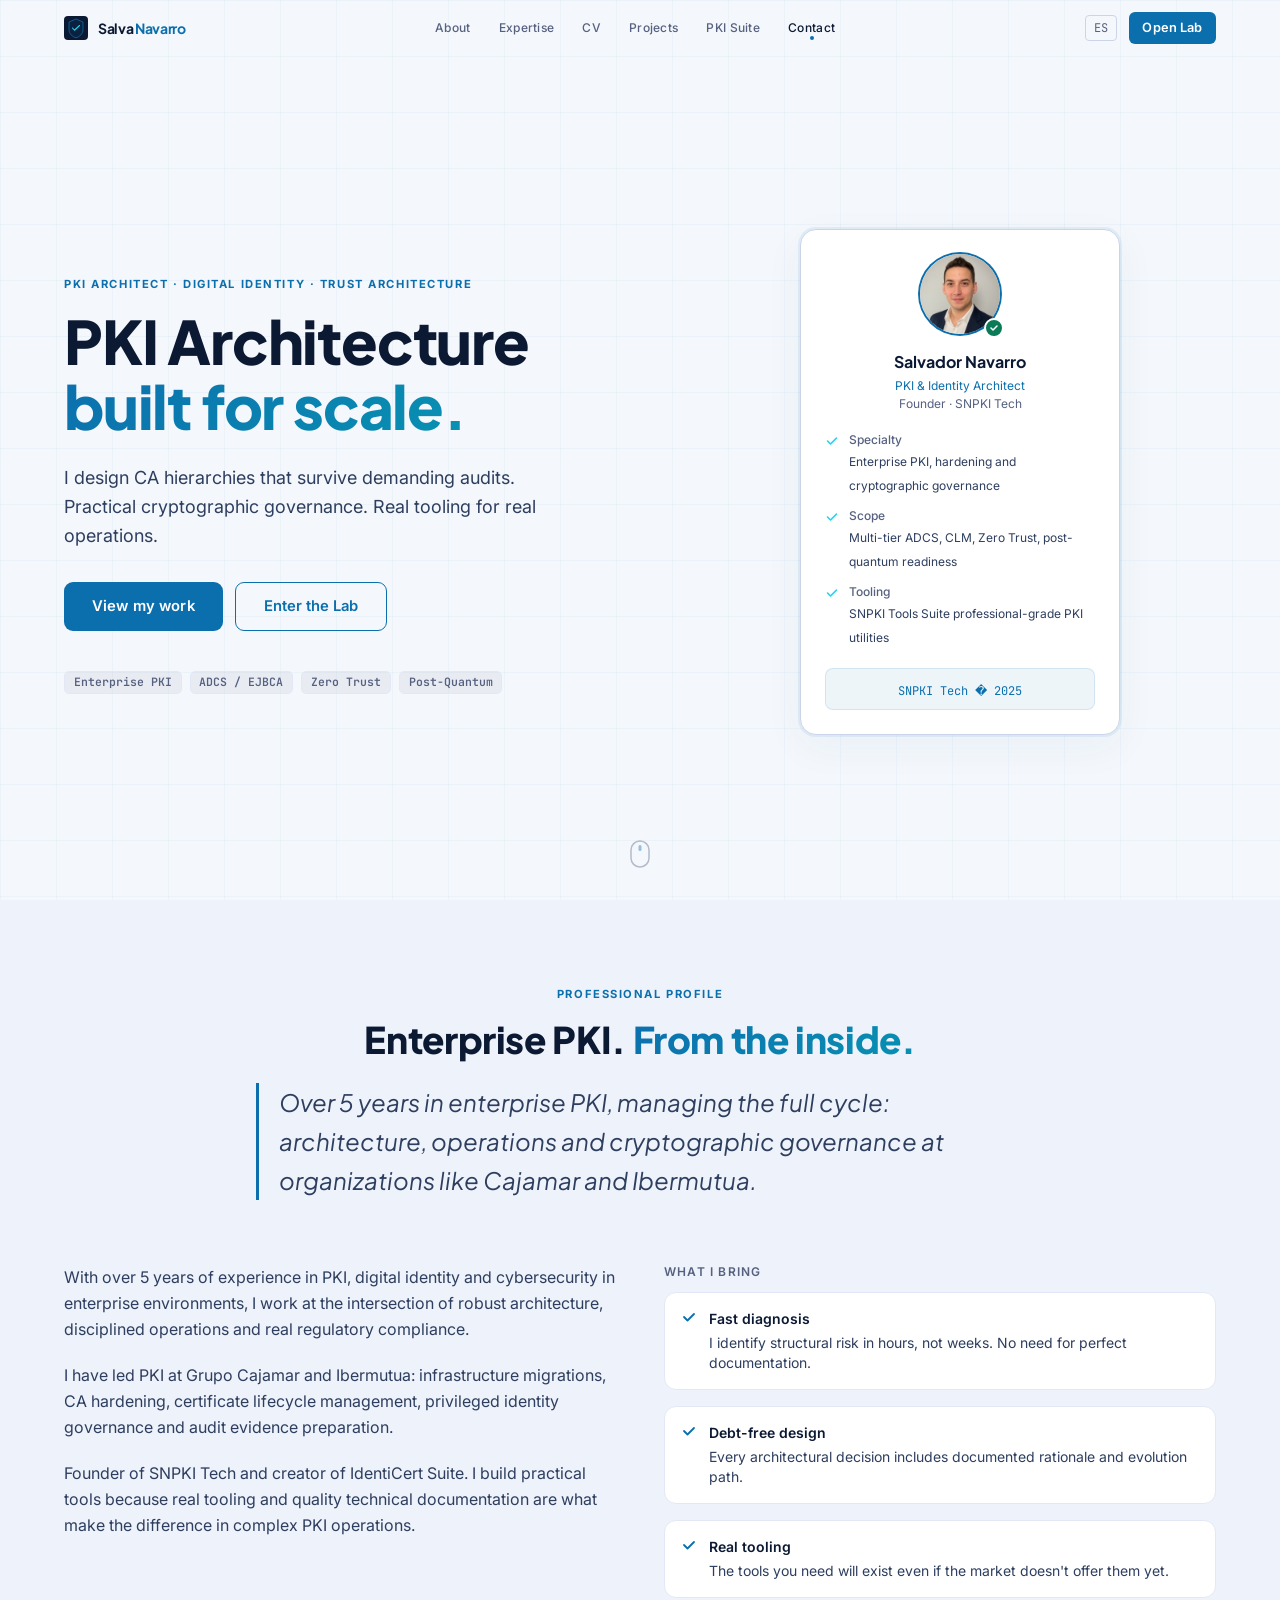
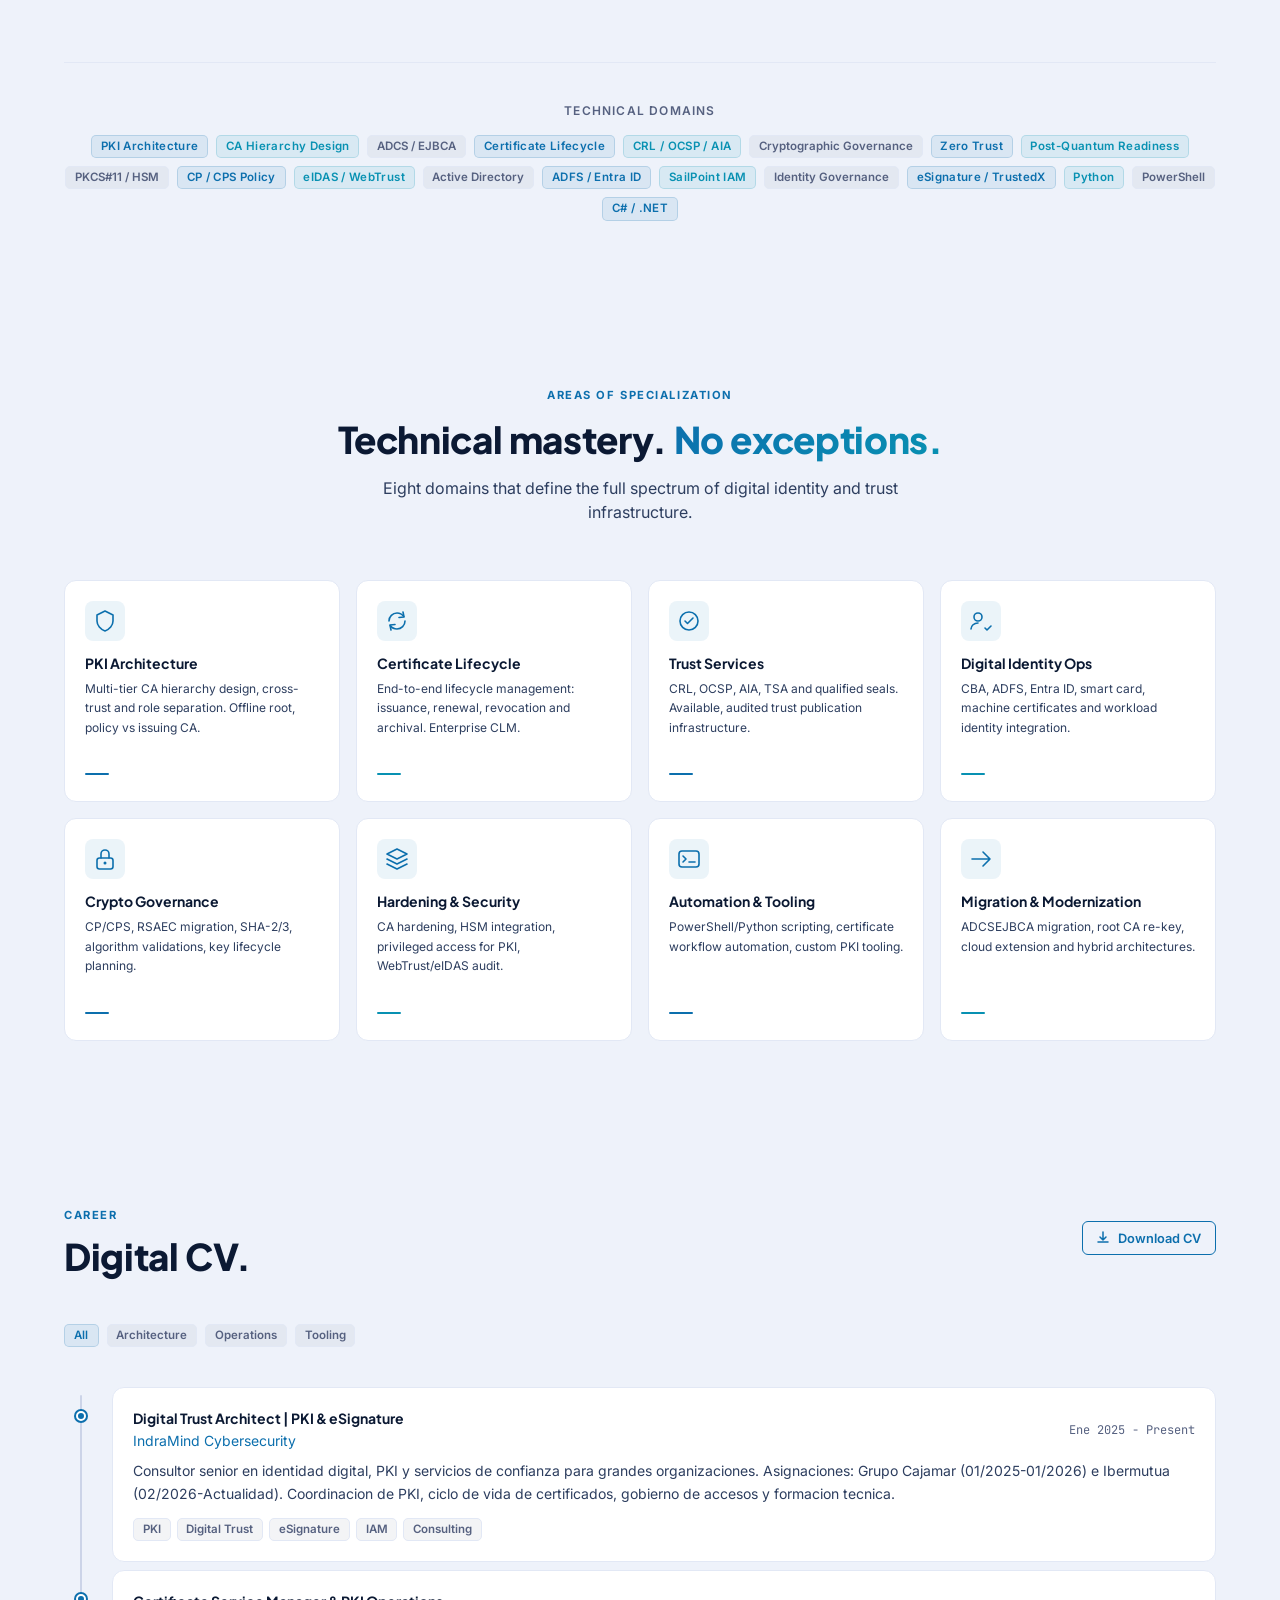
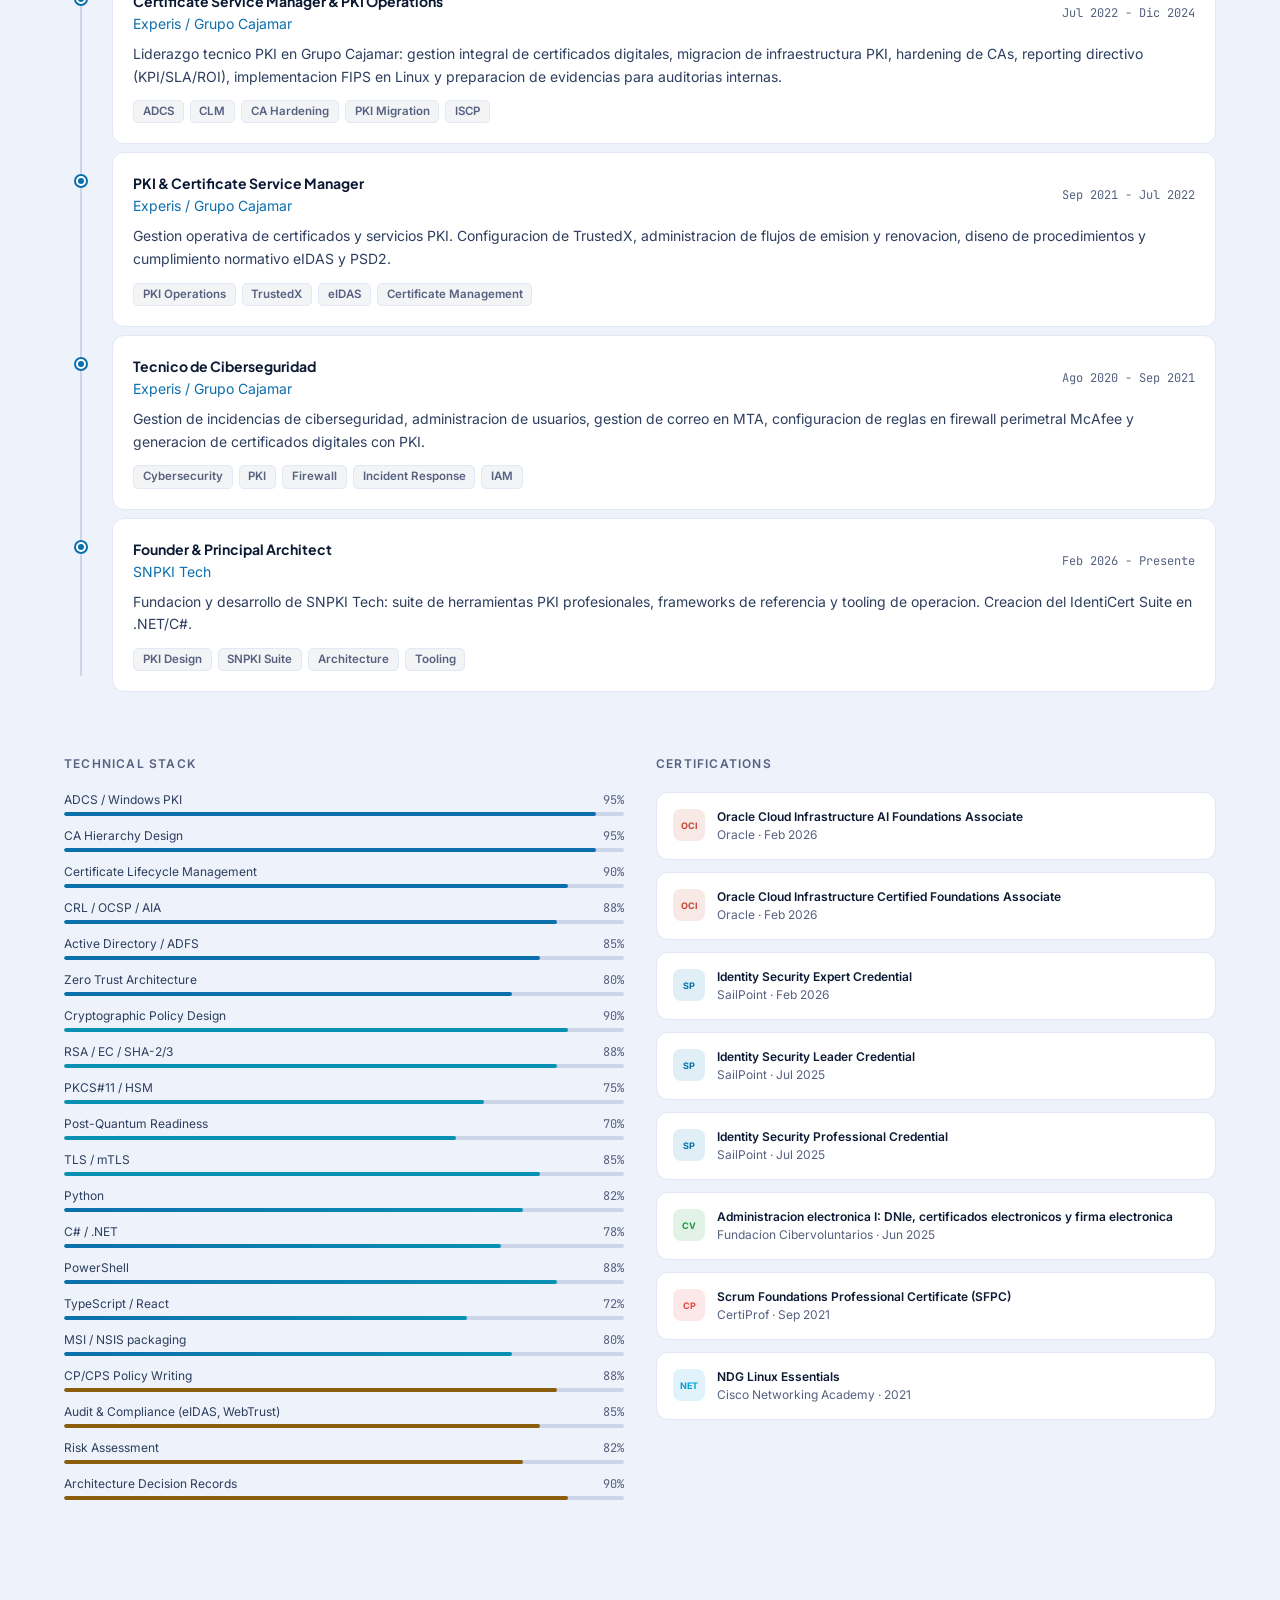
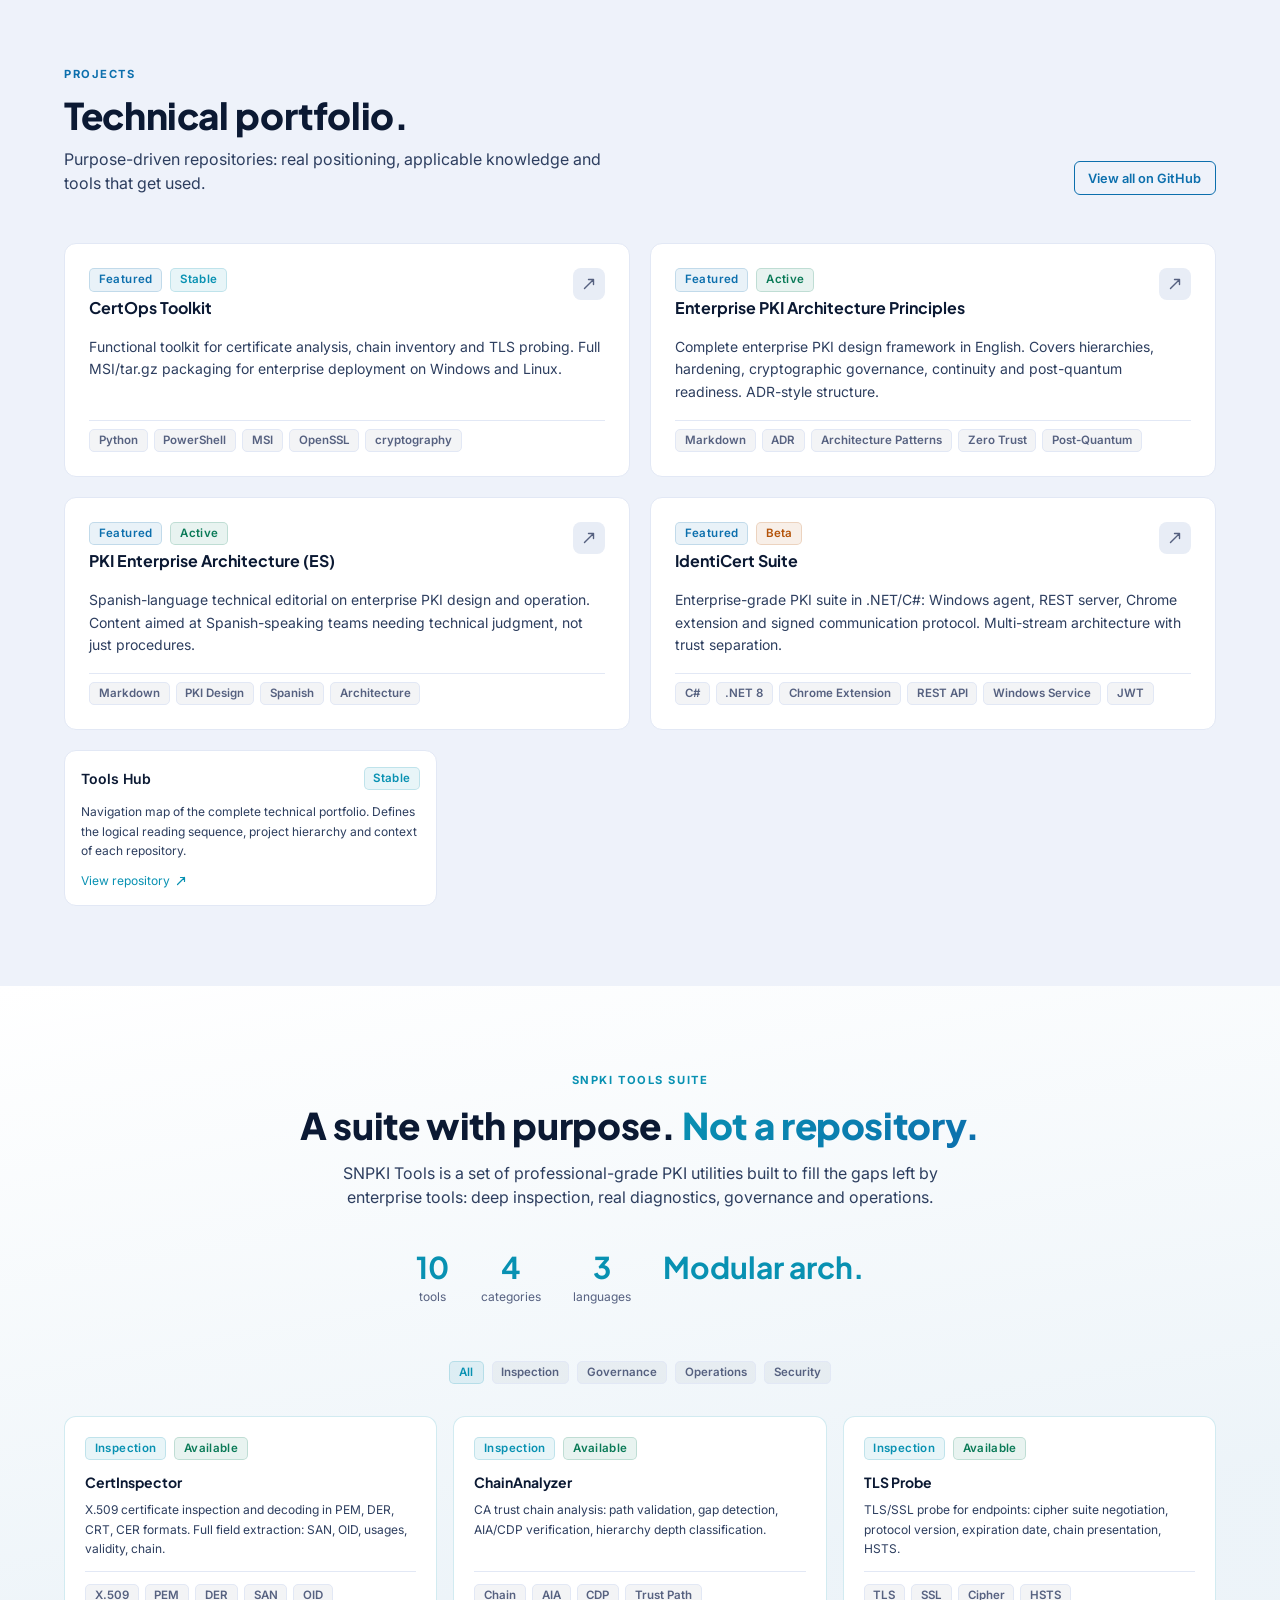
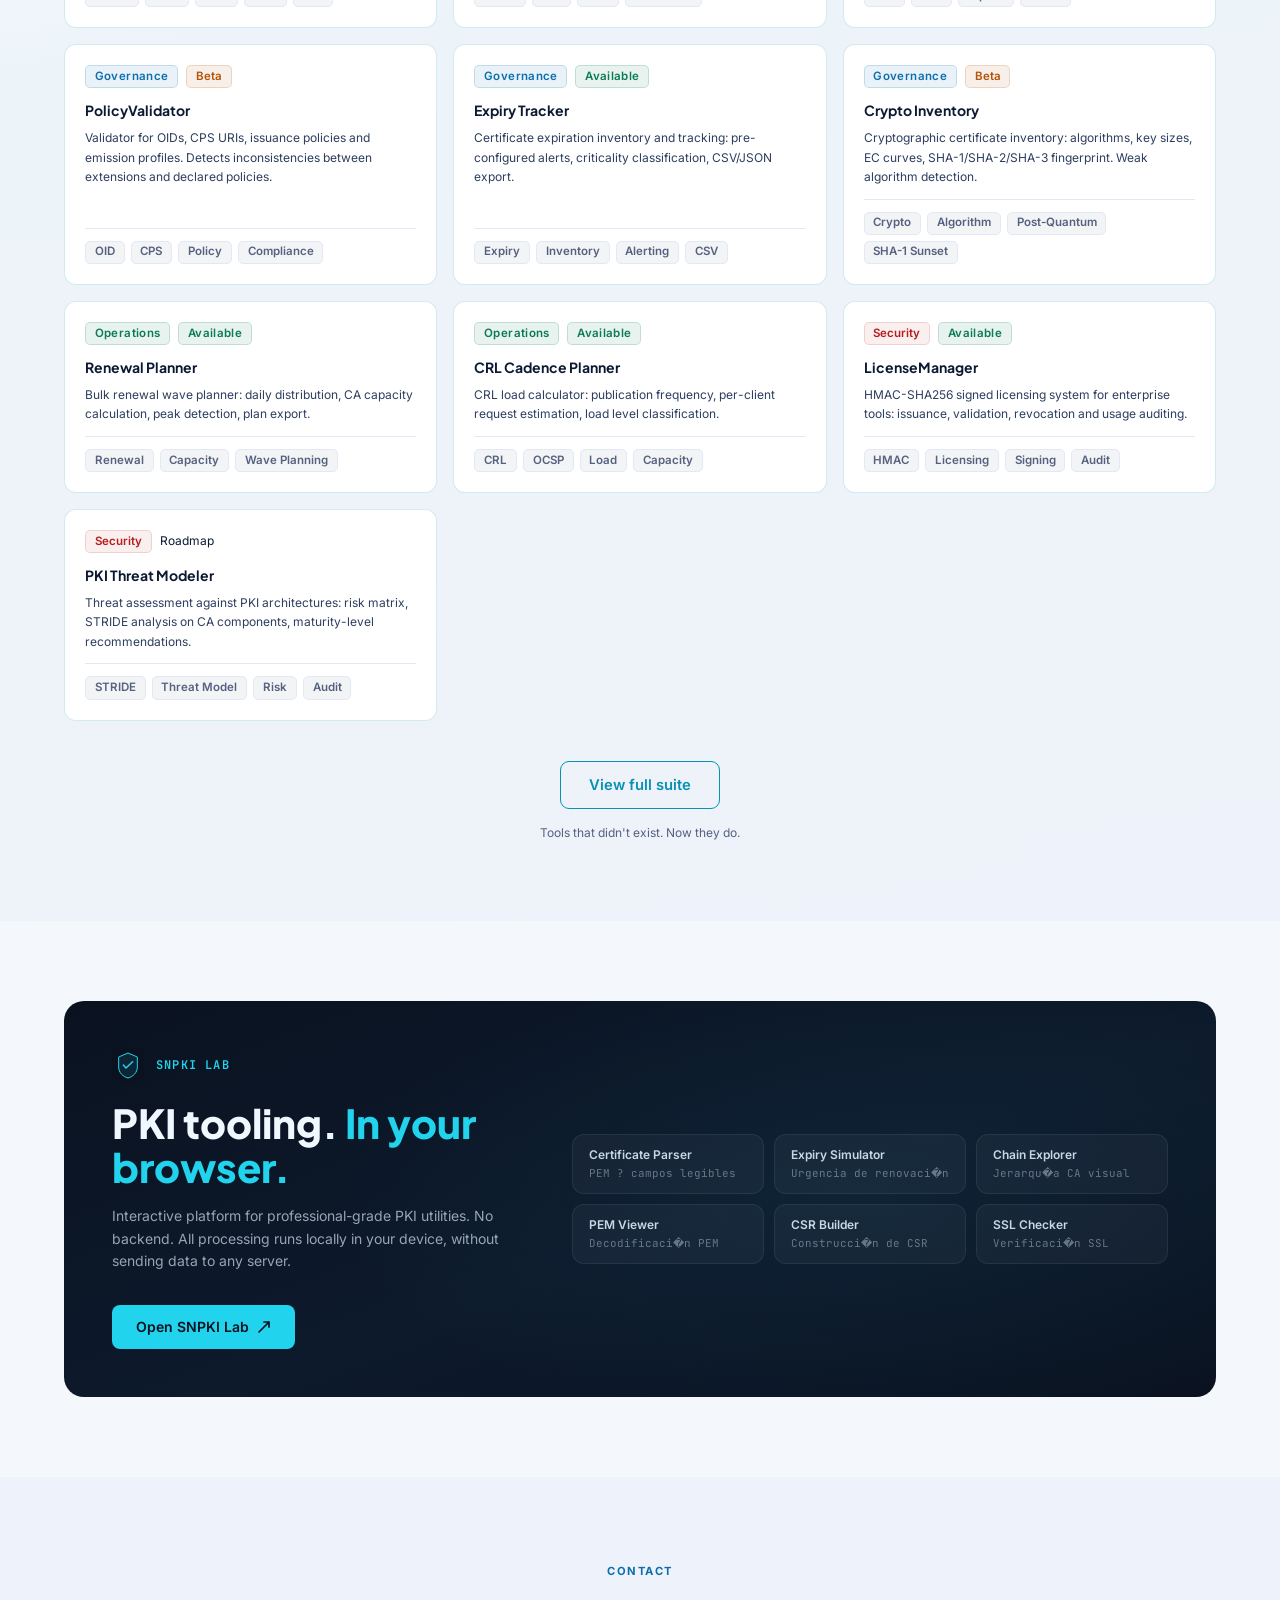
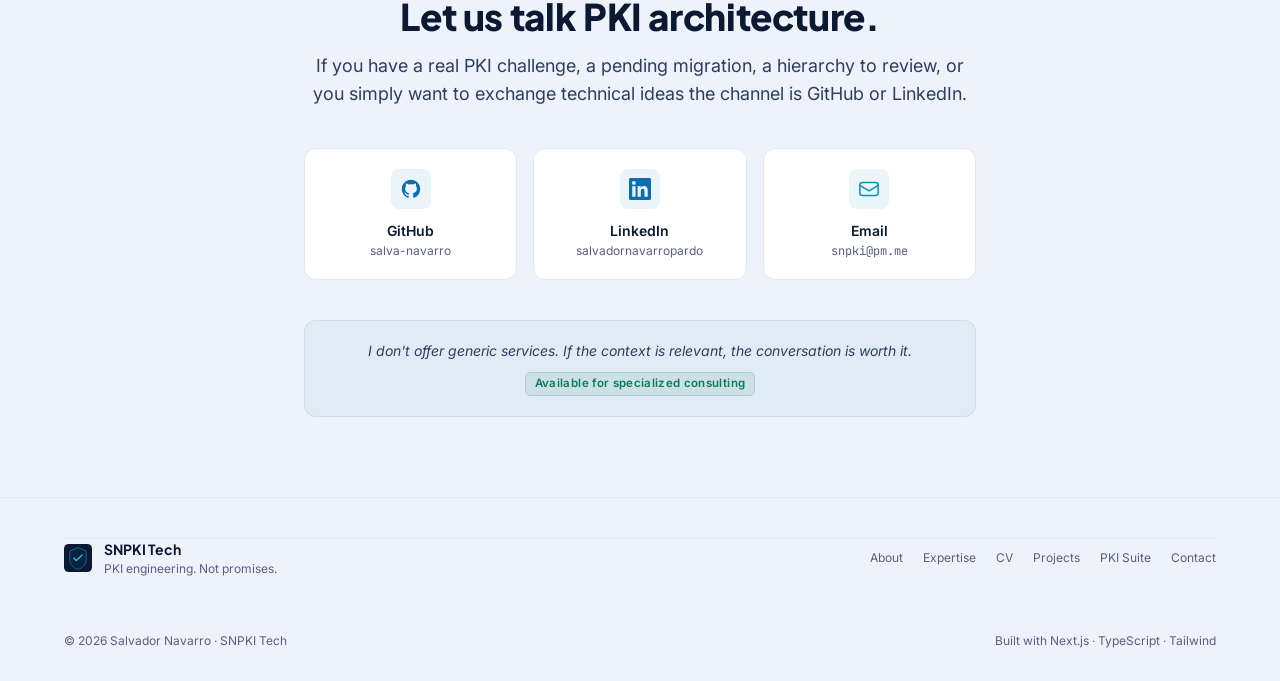
<file: index.html>
﻿<!DOCTYPE html><html lang="es"><head><meta charSet="utf-8"/><meta name="viewport" content="width=device-width, initial-scale=1"/><link rel="preload" as="image" href="/assets/photo.jpg"/><link rel="stylesheet" href="/_next/static/chunks/15vbihh98tu3l.css" data-precedence="next"/><link rel="preload" as="script" fetchPriority="low" href="/_next/static/chunks/0ht900cau6_ur.js"/><script src="/_next/static/chunks/0dgq26a5_oy.a.js" async=""></script><script src="/_next/static/chunks/0bogtdbh.dcu1.js" async=""></script><script src="/_next/static/chunks/0174xh3wfsjm1.js" async=""></script><script src="/_next/static/chunks/turbopack-0.7-z33fgh4l6.js" async=""></script><script src="/_next/static/chunks/01xlw8hd842-c.js" async=""></script><script src="/_next/static/chunks/0d3shmwh5_nmn.js" async=""></script><script src="/_next/static/chunks/0meh533w.zey0.js" async=""></script><script src="/_next/static/chunks/0iksm6trk~ebp.js" async=""></script><link rel="preload" href="https://fonts.googleapis.com/css2?family=Plus+Jakarta+Sans:wght@600;700;800&amp;family=Inter:wght@300;400;500;600&amp;family=JetBrains+Mono:wght@400;500&amp;display=swap" as="style"/><link rel="preconnect" href="https://fonts.googleapis.com"/><link rel="preconnect" href="https://fonts.gstatic.com" crossorigin="anonymous"/><meta name="theme-color" content="#f4f7fb"/><title>Salva Navarro | PKI &amp; Digital Identity Architect</title><meta name="description" content="Arquitectura PKI enterprise, gobierno criptográfico y suite SNPKI Tools. Portfolio profesional de Salva Navarro  identidad digital, certificados y tooling."/><meta name="author" content="Salva Navarro"/><meta name="keywords" content="PKI, Enterprise PKI, Digital Identity, Certificate Management, CA Hierarchy, ADCS, Zero Trust, Cryptographic Governance, Post-Quantum, SNPKI Tools, Certificate Lifecycle"/><meta name="creator" content="Salva Navarro"/><meta name="robots" content="index, follow"/><meta name="googlebot" content="index, follow"/><link rel="canonical" href="https://salva-navarro.github.io/"/><meta property="og:title" content="Salva Navarro | PKI &amp; Digital Identity Architect"/><meta property="og:description" content="Diseño jerarquías PKI enterprise que sobreviven a auditores exigentes. Fundador de SNPKI Tech."/><meta property="og:url" content="https://salva-navarro.github.io/"/><meta property="og:site_name" content="Salva Navarro · SNPKI"/><meta property="og:locale" content="es_ES"/><meta property="og:image" content="https://salva-navarro.github.io/assets/photo.jpg"/><meta property="og:image:width" content="800"/><meta property="og:image:height" content="800"/><meta property="og:type" content="website"/><meta name="twitter:card" content="summary_large_image"/><meta name="twitter:title" content="Salva Navarro | PKI &amp; Digital Identity Architect"/><meta name="twitter:description" content="Arquitectura PKI enterprise, gobierno criptográfico y SNPKI Tools Suite."/><meta name="twitter:image" content="https://salva-navarro.github.io/assets/photo.jpg"/><link rel="icon" href="/favicon.svg" type="image/svg+xml"/><link rel="icon" href="/favicon.ico" sizes="any"/><link rel="apple-touch-icon" href="/apple-touch-icon.png"/><link href="https://fonts.googleapis.com/css2?family=Plus+Jakarta+Sans:wght@600;700;800&amp;family=Inter:wght@300;400;500;600&amp;family=JetBrains+Mono:wght@400;500&amp;display=swap" rel="stylesheet"/><script src="/_next/static/chunks/03~yq9q893hmn.js" noModule=""></script></head><body><div hidden=""><!--$--><!--/$--></div><nav class="fixed top-0 left-0 right-0 z-50 transition-all duration-300 bg-transparent"><div class="section-wrap flex items-center justify-between h-14 px-6"><a href="#" class="flex items-center gap-2.5 group" aria-label="Inicio"><svg width="24" height="24" viewBox="0 0 48 48" fill="none" aria-hidden="true"><rect width="48" height="48" rx="8" fill="#0b1933"></rect><path d="M24 6 L38 12 L38 27 C38 35.5 31.5 41.5 24 43.5 C16.5 41.5 10 35.5 10 27 L10 12 Z" fill="rgba(12,111,173,0.1)" stroke="#0c6fad" stroke-width="1.5"></path><polyline points="17,24 21,28.5 31,19" stroke="#22d3ee" stroke-width="2.2" stroke-linecap="round" stroke-linejoin="round"></polyline></svg><span class="font-display font-bold text-sm tracking-tight" style="color:var(--t1)">Salva <span style="color:var(--indigo)">Navarro</span></span></a><div class="hidden md:flex items-center gap-1"><a href="#sobre" class="relative px-3 py-1.5 text-xs font-medium tracking-wide transition-colors" style="color:var(--t1)">Sobre<span class="absolute bottom-0.5 left-1/2 -translate-x-1/2 w-1 h-1 rounded-full" style="background:var(--indigo)"></span></a><a href="#expertise" class="relative px-3 py-1.5 text-xs font-medium tracking-wide transition-colors" style="color:var(--t3)">Expertise</a><a href="#cv" class="relative px-3 py-1.5 text-xs font-medium tracking-wide transition-colors" style="color:var(--t3)">CV</a><a href="#proyectos" class="relative px-3 py-1.5 text-xs font-medium tracking-wide transition-colors" style="color:var(--t3)">Proyectos</a><a href="#pki-suite" class="relative px-3 py-1.5 text-xs font-medium tracking-wide transition-colors" style="color:var(--t3)">PKI Suite</a><a href="#contacto" class="relative px-3 py-1.5 text-xs font-medium tracking-wide transition-colors" style="color:var(--t3)">Contacto</a></div><div class="hidden md:flex items-center gap-3"><button class="text-xs font-mono px-2 py-1 rounded border transition-colors" style="color:var(--t3);border-color:var(--bd2)" aria-label="Cambiar idioma">EN</button><a href="#lab" class="btn-primary btn-sm">Abrir Lab</a></div><button class="md:hidden p-2 transition-colors" style="color:var(--t2)" aria-label="Abrir menú"><svg width="20" height="20" viewBox="0 0 20 20" fill="none"><path d="M3 5h14M3 10h14M3 15h14" stroke="currentColor" stroke-width="1.8" stroke-linecap="round"></path></svg></button></div></nav><main><section class="hero-gradient bg-grid relative min-h-screen flex items-center pt-16" aria-label="Hero"><div class="section-wrap px-6 py-20 w-full"><div class="flex flex-col lg:flex-row items-center gap-12 lg:gap-16"><div class="flex-1 max-w-2xl anim-fade-up"><span class="kicker mb-4 inline-block">PKI Architect · Digital Identity · Trust Architecture</span><h1 class="display-2xl mb-6">Arquitectura PKI<br/><span class="gradient-text-v">con criterio de plataforma.</span></h1><p class="text-lg leading-relaxed mb-8 max-w-lg" style="color:var(--t2)">Diseño jerarquías CA que sobreviven auditores exigentes. Gobierno criptográfico práctico. Tooling real para operación real.</p><div class="flex flex-wrap gap-3 mb-10"><a href="#proyectos" class="btn-primary btn-lg">Ver mi trabajo</a><a href="#lab" class="btn-ghost btn-lg">Entrar al Lab</a></div><div class="flex flex-wrap gap-2"><span class="tag-dim font-mono text-xs">PKI Enterprise</span><span class="tag-dim font-mono text-xs">ADCS / EJBCA</span><span class="tag-dim font-mono text-xs">Zero Trust</span><span class="tag-dim font-mono text-xs">Post-Quantum</span></div></div><div class="flex-shrink-0 w-full max-w-xs anim-fade-up delay-2"><div class="panel-v rounded-2xl p-6 glow-border-v"><div class="relative w-20 h-20 mx-auto mb-4"><div class="w-20 h-20 rounded-full overflow-hidden ring-2" style="--tw-ring-color:var(--indigo)"><img src="/assets/photo.jpg" alt="Salvador Navarro" class="w-full h-full object-cover"/></div><span class="absolute -bottom-1 -right-1 w-5 h-5 rounded-full border-2 flex items-center justify-center" style="background:var(--ok);border-color:var(--surface)"><svg width="10" height="10" viewBox="0 0 10 10" fill="none"><path d="M2 5L4 7L8 3" stroke="white" stroke-width="1.5" stroke-linecap="round" stroke-linejoin="round"></path></svg></span></div><div class="text-center mb-5"><h2 class="font-display font-bold text-base" style="color:var(--t1)">Salvador Navarro</h2><p class="text-xs mt-1" style="color:var(--indigo)">PKI &amp; Identity Architect</p><p class="text-xs mt-0.5" style="color:var(--t3)">Fundador · SNPKI Tech</p></div><div class="space-y-3 mb-5"><div class="flex gap-2.5 items-start"><svg class="flex-shrink-0 mt-0.5" width="14" height="14" viewBox="0 0 14 14" fill="none"><path d="M2.5 7L5.5 10L11.5 4" stroke="#22d3ee" stroke-width="1.6" stroke-linecap="round" stroke-linejoin="round"></path></svg><div><span class="text-xs font-medium block" style="color:var(--t3)">Especialidad</span><span class="text-xs" style="color:var(--t2)">PKI enterprise, hardening y gobierno criptográfico</span></div></div><div class="flex gap-2.5 items-start"><svg class="flex-shrink-0 mt-0.5" width="14" height="14" viewBox="0 0 14 14" fill="none"><path d="M2.5 7L5.5 10L11.5 4" stroke="#22d3ee" stroke-width="1.6" stroke-linecap="round" stroke-linejoin="round"></path></svg><div><span class="text-xs font-medium block" style="color:var(--t3)">Ámbito</span><span class="text-xs" style="color:var(--t2)">ADCS multi-tier, CLM, Zero Trust, post-quantum readiness</span></div></div><div class="flex gap-2.5 items-start"><svg class="flex-shrink-0 mt-0.5" width="14" height="14" viewBox="0 0 14 14" fill="none"><path d="M2.5 7L5.5 10L11.5 4" stroke="#22d3ee" stroke-width="1.6" stroke-linecap="round" stroke-linejoin="round"></path></svg><div><span class="text-xs font-medium block" style="color:var(--t3)">Tooling</span><span class="text-xs" style="color:var(--t2)">SNPKI Tools Suite  utilidades PKI de grado profesional</span></div></div></div><div class="rounded-lg px-3 py-2 text-center" style="background:rgba(12,111,173,0.07);border:1px solid rgba(12,111,173,0.12)"><span class="text-xs font-mono" style="color:var(--indigo)">SNPKI Tech · 2025</span></div></div></div></div></div><div class="absolute bottom-8 left-1/2 -translate-x-1/2 anim-float opacity-40"><svg width="20" height="28" viewBox="0 0 20 28" fill="none"><rect x="1" y="1" width="18" height="26" rx="9" stroke="currentColor" stroke-width="1.5" style="color:var(--t3)"></rect><rect x="8.5" y="5" width="3" height="6" rx="1.5" fill="currentColor" style="color:var(--indigo)"></rect></svg></div></section><section id="sobre" class="section-alt section-py"><div class="section-wrap px-6"><div class="max-w-3xl mx-auto mb-16 text-center"><span class="kicker mb-4 inline-block">Perfil profesional</span><h2 class="section-title">No gestiono PKI.<!-- --> <span class="gradient-text-v">La arquitecto.</span></h2><blockquote class="text-xl md:text-2xl font-display italic mt-6 leading-relaxed" style="color:var(--t2);border-left:3px solid var(--indigo);padding-left:1.25rem;text-align:left">Cada CA tiene una historia de deuda técnica. Mi trabajo es convertirla en plataforma.</blockquote></div><div class="grid lg:grid-cols-2 gap-12 items-start mb-16"><div class="space-y-5"><p class="leading-relaxed" style="color:var(--t2)">Con años de experiencia real en infraestructura PKI enterprise, mi foco está en tres dimensiones que pocas personas dominan juntas: arquitectura de confianza, operación disciplinada y tooling que automatiza lo que no debería hacerse a mano.</p><p class="leading-relaxed" style="color:var(--t2)">Diseño jerarquías CA que sobreviven a auditores exigentes. Migro infraestructuras legacy sin incidentes controlados. Construyo los instrumentos de gestión que el mercado enterprise no ofrece.</p><p class="leading-relaxed" style="color:var(--t2)">Fundador de SNPKI Tech. Autor de frameworks de referencia PKI en GitHub. Especialista en el gap entre arquitectura en papel y operación diaria.</p></div><div class="space-y-4"><p class="text-xs font-semibold tracking-widest uppercase mb-3" style="color:var(--t3)">Lo que aporto</p><div class="card card-hover p-4 flex gap-3 items-start"><svg width="16" height="16" viewBox="0 0 16 16" fill="none" class="flex-shrink-0"><path d="M3 8L6.5 11.5L13 5" stroke="#0c6fad" stroke-width="1.8" stroke-linecap="round" stroke-linejoin="round"></path></svg><div><p class="font-semibold text-sm mb-1" style="color:var(--t1)">Diagnóstico rápido</p><p class="text-sm" style="color:var(--t2)">Localizo el riesgo estructural en horas, no semanas. Sin necesidad de documentación perfecta.</p></div></div><div class="card card-hover p-4 flex gap-3 items-start"><svg width="16" height="16" viewBox="0 0 16 16" fill="none" class="flex-shrink-0"><path d="M3 8L6.5 11.5L13 5" stroke="#0c6fad" stroke-width="1.8" stroke-linecap="round" stroke-linejoin="round"></path></svg><div><p class="font-semibold text-sm mb-1" style="color:var(--t1)">Diseño sin deuda</p><p class="text-sm" style="color:var(--t2)">Cada decisión arquitectónica incluye razonamiento documentado y ruta de evolución.</p></div></div><div class="card card-hover p-4 flex gap-3 items-start"><svg width="16" height="16" viewBox="0 0 16 16" fill="none" class="flex-shrink-0"><path d="M3 8L6.5 11.5L13 5" stroke="#0c6fad" stroke-width="1.8" stroke-linecap="round" stroke-linejoin="round"></path></svg><div><p class="font-semibold text-sm mb-1" style="color:var(--t1)">Tooling real</p><p class="text-sm" style="color:var(--t2)">Las herramientas que necesitas existirán aunque no existan todavía en el mercado.</p></div></div></div></div><div class="divider-h pt-10"><p class="text-xs font-semibold tracking-widest uppercase mb-4 text-center" style="color:var(--t3)">Dominios técnicos</p><div class="flex flex-wrap justify-center gap-2"><span class="tag-v text-xs">PKI Architecture</span><span class="tag-i text-xs">CA Hierarchy Design</span><span class="tag-dim text-xs">ADCS / EJBCA</span><span class="tag-v text-xs">Certificate Lifecycle</span><span class="tag-i text-xs">CRL / OCSP / AIA</span><span class="tag-dim text-xs">Cryptographic Governance</span><span class="tag-v text-xs">Zero Trust</span><span class="tag-i text-xs">Post-Quantum Readiness</span><span class="tag-dim text-xs">PKCS#11 / HSM</span><span class="tag-v text-xs">CP / CPS Policy</span><span class="tag-i text-xs">eIDAS / WebTrust</span><span class="tag-dim text-xs">Active Directory</span><span class="tag-v text-xs">ADFS / Entra ID</span><span class="tag-i text-xs">Python</span><span class="tag-dim text-xs">PowerShell</span><span class="tag-v text-xs">C# / .NET</span></div></div></div></section><section id="expertise" class="section-py" style="background:var(--void)"><div class="section-wrap px-6"><div class="text-center mb-14"><span class="kicker mb-4 inline-block">Áreas de especialización</span><h2 class="section-title">Dominio técnico.<!-- --> <span class="gradient-text-v">Sin excepciones.</span></h2><p class="mt-4 max-w-xl mx-auto" style="color:var(--t2)">Ocho dominios que definen el espectro completo de la identidad digital y la infraestructura de confianza.</p></div><div class="grid sm:grid-cols-2 lg:grid-cols-4 gap-4"><div class="card card-hover p-5 flex flex-col gap-3"><div class="icon-wrap icon-v self-start" style="color:var(--indigo)"><svg width="24" height="24" viewBox="0 0 24 24" fill="none"><path d="M12 2L20 6V12C20 16.4 16.5 20.5 12 22C7.5 20.5 4 16.4 4 12V6L12 2Z" stroke="currentColor" stroke-width="1.6" stroke-linejoin="round"></path></svg></div><div><h3 class="font-display font-bold text-sm mb-1.5" style="color:var(--t1)">PKI Architecture</h3><p class="text-xs leading-relaxed" style="color:var(--t2)">Diseño de jerarquías CA multi-tier, confianza cruzada y separación de roles. Root offline, política vs emisora.</p></div><div class="mt-auto pt-2"><span class="inline-block w-6 h-0.5 rounded-full" style="background:var(--indigo)"></span></div></div><div class="card card-hover p-5 flex flex-col gap-3"><div class="icon-wrap icon-v self-start" style="color:var(--indigo)"><svg width="24" height="24" viewBox="0 0 24 24" fill="none"><path d="M4 12C4 7.58 7.58 4 12 4C14.76 4 17.21 5.36 18.72 7.5M20 12C20 16.42 16.42 20 12 20C9.24 20 6.79 18.64 5.28 16.5" stroke="currentColor" stroke-width="1.6" stroke-linecap="round"></path><polyline points="18,3 19,8 14,8.5" stroke="currentColor" stroke-width="1.6" stroke-linecap="round" stroke-linejoin="round"></polyline><polyline points="6,21 5,16 10,15.5" stroke="currentColor" stroke-width="1.6" stroke-linecap="round" stroke-linejoin="round"></polyline></svg></div><div><h3 class="font-display font-bold text-sm mb-1.5" style="color:var(--t1)">Certificate Lifecycle</h3><p class="text-xs leading-relaxed" style="color:var(--t2)">Gestión end-to-end del ciclo de vida: emisión, renovación, revocación y archivo. CLM enterprise.</p></div><div class="mt-auto pt-2"><span class="inline-block w-6 h-0.5 rounded-full" style="background:var(--ice)"></span></div></div><div class="card card-hover p-5 flex flex-col gap-3"><div class="icon-wrap icon-v self-start" style="color:var(--indigo)"><svg width="24" height="24" viewBox="0 0 24 24" fill="none"><circle cx="12" cy="12" r="9" stroke="currentColor" stroke-width="1.6"></circle><path d="M8 12L10.5 14.5L16 9" stroke="currentColor" stroke-width="1.6" stroke-linecap="round" stroke-linejoin="round"></path></svg></div><div><h3 class="font-display font-bold text-sm mb-1.5" style="color:var(--t1)">Trust Services</h3><p class="text-xs leading-relaxed" style="color:var(--t2)">CRL, OCSP, AIA, TSA y sellos cualificados. Infraestructura de publicación de confianza disponible y auditada.</p></div><div class="mt-auto pt-2"><span class="inline-block w-6 h-0.5 rounded-full" style="background:var(--indigo)"></span></div></div><div class="card card-hover p-5 flex flex-col gap-3"><div class="icon-wrap icon-v self-start" style="color:var(--indigo)"><svg width="24" height="24" viewBox="0 0 24 24" fill="none"><circle cx="9" cy="8" r="4" stroke="currentColor" stroke-width="1.6"></circle><path d="M2 20C2 16.69 5.13 14 9 14" stroke="currentColor" stroke-width="1.6" stroke-linecap="round"></path><path d="M16 19L18 21L22 17" stroke="currentColor" stroke-width="1.6" stroke-linecap="round" stroke-linejoin="round"></path></svg></div><div><h3 class="font-display font-bold text-sm mb-1.5" style="color:var(--t1)">Digital Identity Ops</h3><p class="text-xs leading-relaxed" style="color:var(--t2)">CBA, ADFS, Entra ID, smart card, certificados de máquina y workload identity integration.</p></div><div class="mt-auto pt-2"><span class="inline-block w-6 h-0.5 rounded-full" style="background:var(--ice)"></span></div></div><div class="card card-hover p-5 flex flex-col gap-3"><div class="icon-wrap icon-v self-start" style="color:var(--indigo)"><svg width="24" height="24" viewBox="0 0 24 24" fill="none"><rect x="4" y="11" width="16" height="11" rx="2.5" stroke="currentColor" stroke-width="1.6"></rect><path d="M8 11V7C8 4.79 9.79 3 12 3C14.21 3 16 4.79 16 7V11" stroke="currentColor" stroke-width="1.6" stroke-linecap="round"></path><circle cx="12" cy="16" r="1.5" fill="currentColor"></circle></svg></div><div><h3 class="font-display font-bold text-sm mb-1.5" style="color:var(--t1)">Crypto Governance</h3><p class="text-xs leading-relaxed" style="color:var(--t2)">CP/CPS, RSAEC migration, SHA-2/3, validaciones de algoritmos, life of key planning.</p></div><div class="mt-auto pt-2"><span class="inline-block w-6 h-0.5 rounded-full" style="background:var(--indigo)"></span></div></div><div class="card card-hover p-5 flex flex-col gap-3"><div class="icon-wrap icon-v self-start" style="color:var(--indigo)"><svg width="24" height="24" viewBox="0 0 24 24" fill="none"><path d="M12 2L22 7L12 12L2 7L12 2Z" stroke="currentColor" stroke-width="1.6" stroke-linejoin="round"></path><path d="M2 12L12 17L22 12" stroke="currentColor" stroke-width="1.6" stroke-linecap="round" stroke-linejoin="round"></path><path d="M2 17L12 22L22 17" stroke="currentColor" stroke-width="1.6" stroke-linecap="round" stroke-linejoin="round"></path></svg></div><div><h3 class="font-display font-bold text-sm mb-1.5" style="color:var(--t1)">Hardening &amp; Security</h3><p class="text-xs leading-relaxed" style="color:var(--t2)">CA hardening, HSM integration, privileged access para PKI, auditoría WebTrust/eIDAS.</p></div><div class="mt-auto pt-2"><span class="inline-block w-6 h-0.5 rounded-full" style="background:var(--ice)"></span></div></div><div class="card card-hover p-5 flex flex-col gap-3"><div class="icon-wrap icon-v self-start" style="color:var(--indigo)"><svg width="24" height="24" viewBox="0 0 24 24" fill="none"><rect x="2" y="4" width="20" height="16" rx="3" stroke="currentColor" stroke-width="1.6"></rect><path d="M6 9L9 12L6 15" stroke="currentColor" stroke-width="1.6" stroke-linecap="round" stroke-linejoin="round"></path><path d="M12 15H18" stroke="currentColor" stroke-width="1.6" stroke-linecap="round"></path></svg></div><div><h3 class="font-display font-bold text-sm mb-1.5" style="color:var(--t1)">Automation &amp; Tooling</h3><p class="text-xs leading-relaxed" style="color:var(--t2)">Scripting PowerShell/Python, automatización de flujos de certificados, custom tooling PKI.</p></div><div class="mt-auto pt-2"><span class="inline-block w-6 h-0.5 rounded-full" style="background:var(--indigo)"></span></div></div><div class="card card-hover p-5 flex flex-col gap-3"><div class="icon-wrap icon-v self-start" style="color:var(--indigo)"><svg width="24" height="24" viewBox="0 0 24 24" fill="none"><path d="M3 12H21M14 5L21 12L14 19" stroke="currentColor" stroke-width="1.6" stroke-linecap="round" stroke-linejoin="round"></path></svg></div><div><h3 class="font-display font-bold text-sm mb-1.5" style="color:var(--t1)">Migration &amp; Modernization</h3><p class="text-xs leading-relaxed" style="color:var(--t2)">Migración ADCSEJBCA, re-key de CA raíz, extensión a cloud y arquitecturas híbridas.</p></div><div class="mt-auto pt-2"><span class="inline-block w-6 h-0.5 rounded-full" style="background:var(--ice)"></span></div></div></div></div></section><section id="cv" class="section-alt section-py"><div class="section-wrap px-6"><div class="flex flex-col md:flex-row items-start md:items-center justify-between gap-6 mb-12"><div><span class="kicker mb-3 inline-block">Trayectoria</span><h2 class="section-title">CV Digital.</h2></div><a href="/cv-salvador-navarro.pdf" class="btn-ghost btn-sm flex items-center gap-2"><svg width="14" height="14" viewBox="0 0 14 14" fill="none"><path d="M7 1V9M4 6L7 9L10 6" stroke="currentColor" stroke-width="1.5" stroke-linecap="round" stroke-linejoin="round"></path><path d="M2 11H12" stroke="currentColor" stroke-width="1.5" stroke-linecap="round"></path></svg>Descargar CV</a></div><div class="flex flex-wrap gap-2 mb-10"><button class="tag-v text-xs cursor-pointer">Todo</button><button class="tag-dim text-xs cursor-pointer">Arquitectura</button><button class="tag-dim text-xs cursor-pointer">Operación</button><button class="tag-dim text-xs cursor-pointer">Tooling</button></div><div class="timeline mb-16"><div class="relative pl-10"><div class="tl-dot"></div><div class="card p-5 mb-2"><div class="flex flex-col sm:flex-row sm:items-center justify-between gap-1 mb-2"><div><h3 class="font-display font-bold text-sm" style="color:var(--t1)">Founder &amp; Principal Architect</h3><span class="text-sm" style="color:var(--indigo)">SNPKI Tech</span></div><span class="text-xs font-mono flex-shrink-0" style="color:var(--t3)">2024 - Presente</span></div><p class="text-sm mb-3 leading-relaxed" style="color:var(--t2)">Fundacion y desarrollo de SNPKI Tech: suite de herramientas PKI profesionales, frameworks de referencia de arquitectura e identidad digital. Diseno de jerarquias CA enterprise, gobierno criptografico y tooling de operacion.</p><div class="flex flex-wrap gap-1.5"><span class="tag-dim text-xs">PKI Design</span><span class="tag-dim text-xs">CA Hierarchy</span><span class="tag-dim text-xs">Tooling</span><span class="tag-dim text-xs">SNPKI Suite</span><span class="tag-dim text-xs">Architecture</span></div></div></div><div class="relative pl-10"><div class="tl-dot"></div><div class="card p-5 mb-2"><div class="flex flex-col sm:flex-row sm:items-center justify-between gap-1 mb-2"><div><h3 class="font-display font-bold text-sm" style="color:var(--t1)">Enterprise PKI Architect</h3><span class="text-sm" style="color:var(--indigo)">Ibermutua</span></div><span class="text-xs font-mono flex-shrink-0" style="color:var(--t3)">2020 - Presente</span></div><p class="text-sm mb-3 leading-relaxed" style="color:var(--t2)">Arquitectura y operacion de infraestructura PKI enterprise: jerarquias ADCS multi-tier, gestion del ciclo de vida de certificados, hardening de CAs, politicas de certificacion y planes de continuidad. Integracion con servicios de identidad y Zero Trust.</p><div class="flex flex-wrap gap-1.5"><span class="tag-dim text-xs">ADCS</span><span class="tag-dim text-xs">CLM</span><span class="tag-dim text-xs">CA Hardening</span><span class="tag-dim text-xs">Zero Trust</span><span class="tag-dim text-xs">CRL/OCSP</span></div></div></div><div class="relative pl-10"><div class="tl-dot"></div><div class="card p-5 mb-2"><div class="flex flex-col sm:flex-row sm:items-center justify-between gap-1 mb-2"><div><h3 class="font-display font-bold text-sm" style="color:var(--t1)">PKI Tooling Engineer</h3><span class="text-sm" style="color:var(--indigo)">SNPKI Tech</span></div><span class="text-xs font-mono flex-shrink-0" style="color:var(--t3)">2022 - Presente</span></div><p class="text-sm mb-3 leading-relaxed" style="color:var(--t2)">Desarrollo de herramientas de diagnostico, inspeccion y gobierno PKI: CertInspector, LicenseManager, CertOps Toolkit. Empaquetado MSI/NSIS para Windows enterprise, automatizacion con PowerShell y Python.</p><div class="flex flex-wrap gap-1.5"><span class="tag-dim text-xs">Python</span><span class="tag-dim text-xs">PowerShell</span><span class="tag-dim text-xs">MSI</span><span class="tag-dim text-xs">C#</span><span class="tag-dim text-xs">Windows Service</span></div></div></div><div class="relative pl-10"><div class="tl-dot"></div><div class="card p-5 mb-2"><div class="flex flex-col sm:flex-row sm:items-center justify-between gap-1 mb-2"><div><h3 class="font-display font-bold text-sm" style="color:var(--t1)">Identity &amp; Security Architect</h3><span class="text-sm" style="color:var(--indigo)">IT Infrastructure</span></div><span class="text-xs font-mono flex-shrink-0" style="color:var(--t3)">2018 - 2022</span></div><p class="text-sm mb-3 leading-relaxed" style="color:var(--t2)">Diseno de plataformas de identidad corporativa: Active Directory, ADFS, MFA, politicas de acceso condicional. Implementacion de Certificate-Based Authentication y federated identity.</p><div class="flex flex-wrap gap-1.5"><span class="tag-dim text-xs">Active Directory</span><span class="tag-dim text-xs">ADFS</span><span class="tag-dim text-xs">CBA</span><span class="tag-dim text-xs">MFA</span><span class="tag-dim text-xs">Federation</span></div></div></div><div class="relative pl-10"><div class="tl-dot"></div><div class="card p-5 mb-2"><div class="flex flex-col sm:flex-row sm:items-center justify-between gap-1 mb-2"><div><h3 class="font-display font-bold text-sm" style="color:var(--t1)">Systems Engineer - PKI Operations</h3><span class="text-sm" style="color:var(--indigo)">Corporate IT</span></div><span class="text-xs font-mono flex-shrink-0" style="color:var(--t3)">2015 - 2018</span></div><p class="text-sm mb-3 leading-relaxed" style="color:var(--t2)">Operacion diaria de infraestructura PKI: gestion de solicitudes de certificados, renovaciones, revocaciones, soporte a OIDs y politicas de certificacion. Monitorizacion de CRLs y AIA endpoints.</p><div class="flex flex-wrap gap-1.5"><span class="tag-dim text-xs">Certificate Management</span><span class="tag-dim text-xs">CRL</span><span class="tag-dim text-xs">OCSP</span><span class="tag-dim text-xs">Scripting</span><span class="tag-dim text-xs">Monitoring</span></div></div></div></div><div class="grid md:grid-cols-2 gap-8"><div><p class="text-xs font-semibold tracking-widest uppercase mb-5" style="color:var(--t3)">Stack técnico</p><div class="space-y-3"><div><div class="flex justify-between mb-1"><span class="text-xs" style="color:var(--t2)">ADCS / Windows PKI</span><span class="text-xs font-mono" style="color:var(--t3)">95<!-- -->%</span></div><div class="h-1 rounded-full overflow-hidden" style="background:var(--bd2)"><div class="h-1 rounded-full transition-all duration-700" style="width:95%;background:var(--indigo)"></div></div></div><div><div class="flex justify-between mb-1"><span class="text-xs" style="color:var(--t2)">CA Hierarchy Design</span><span class="text-xs font-mono" style="color:var(--t3)">95<!-- -->%</span></div><div class="h-1 rounded-full overflow-hidden" style="background:var(--bd2)"><div class="h-1 rounded-full transition-all duration-700" style="width:95%;background:var(--indigo)"></div></div></div><div><div class="flex justify-between mb-1"><span class="text-xs" style="color:var(--t2)">Certificate Lifecycle Management</span><span class="text-xs font-mono" style="color:var(--t3)">90<!-- -->%</span></div><div class="h-1 rounded-full overflow-hidden" style="background:var(--bd2)"><div class="h-1 rounded-full transition-all duration-700" style="width:90%;background:var(--indigo)"></div></div></div><div><div class="flex justify-between mb-1"><span class="text-xs" style="color:var(--t2)">CRL / OCSP / AIA</span><span class="text-xs font-mono" style="color:var(--t3)">88<!-- -->%</span></div><div class="h-1 rounded-full overflow-hidden" style="background:var(--bd2)"><div class="h-1 rounded-full transition-all duration-700" style="width:88%;background:var(--indigo)"></div></div></div><div><div class="flex justify-between mb-1"><span class="text-xs" style="color:var(--t2)">Active Directory / ADFS</span><span class="text-xs font-mono" style="color:var(--t3)">85<!-- -->%</span></div><div class="h-1 rounded-full overflow-hidden" style="background:var(--bd2)"><div class="h-1 rounded-full transition-all duration-700" style="width:85%;background:var(--indigo)"></div></div></div><div><div class="flex justify-between mb-1"><span class="text-xs" style="color:var(--t2)">Zero Trust Architecture</span><span class="text-xs font-mono" style="color:var(--t3)">80<!-- -->%</span></div><div class="h-1 rounded-full overflow-hidden" style="background:var(--bd2)"><div class="h-1 rounded-full transition-all duration-700" style="width:80%;background:var(--indigo)"></div></div></div><div><div class="flex justify-between mb-1"><span class="text-xs" style="color:var(--t2)">Cryptographic Policy Design</span><span class="text-xs font-mono" style="color:var(--t3)">90<!-- -->%</span></div><div class="h-1 rounded-full overflow-hidden" style="background:var(--bd2)"><div class="h-1 rounded-full transition-all duration-700" style="width:90%;background:var(--ice)"></div></div></div><div><div class="flex justify-between mb-1"><span class="text-xs" style="color:var(--t2)">RSA / EC / SHA-2/3</span><span class="text-xs font-mono" style="color:var(--t3)">88<!-- -->%</span></div><div class="h-1 rounded-full overflow-hidden" style="background:var(--bd2)"><div class="h-1 rounded-full transition-all duration-700" style="width:88%;background:var(--ice)"></div></div></div><div><div class="flex justify-between mb-1"><span class="text-xs" style="color:var(--t2)">PKCS#11 / HSM</span><span class="text-xs font-mono" style="color:var(--t3)">75<!-- -->%</span></div><div class="h-1 rounded-full overflow-hidden" style="background:var(--bd2)"><div class="h-1 rounded-full transition-all duration-700" style="width:75%;background:var(--ice)"></div></div></div><div><div class="flex justify-between mb-1"><span class="text-xs" style="color:var(--t2)">Post-Quantum Readiness</span><span class="text-xs font-mono" style="color:var(--t3)">70<!-- -->%</span></div><div class="h-1 rounded-full overflow-hidden" style="background:var(--bd2)"><div class="h-1 rounded-full transition-all duration-700" style="width:70%;background:var(--ice)"></div></div></div><div><div class="flex justify-between mb-1"><span class="text-xs" style="color:var(--t2)">TLS / mTLS</span><span class="text-xs font-mono" style="color:var(--t3)">85<!-- -->%</span></div><div class="h-1 rounded-full overflow-hidden" style="background:var(--bd2)"><div class="h-1 rounded-full transition-all duration-700" style="width:85%;background:var(--ice)"></div></div></div><div><div class="flex justify-between mb-1"><span class="text-xs" style="color:var(--t2)">Python</span><span class="text-xs font-mono" style="color:var(--t3)">82<!-- -->%</span></div><div class="h-1 rounded-full overflow-hidden" style="background:var(--bd2)"><div class="h-1 rounded-full transition-all duration-700" style="width:82%;background:linear-gradient(90deg,var(--indigo),var(--ice))"></div></div></div><div><div class="flex justify-between mb-1"><span class="text-xs" style="color:var(--t2)">C# / .NET</span><span class="text-xs font-mono" style="color:var(--t3)">78<!-- -->%</span></div><div class="h-1 rounded-full overflow-hidden" style="background:var(--bd2)"><div class="h-1 rounded-full transition-all duration-700" style="width:78%;background:linear-gradient(90deg,var(--indigo),var(--ice))"></div></div></div><div><div class="flex justify-between mb-1"><span class="text-xs" style="color:var(--t2)">PowerShell</span><span class="text-xs font-mono" style="color:var(--t3)">88<!-- -->%</span></div><div class="h-1 rounded-full overflow-hidden" style="background:var(--bd2)"><div class="h-1 rounded-full transition-all duration-700" style="width:88%;background:linear-gradient(90deg,var(--indigo),var(--ice))"></div></div></div><div><div class="flex justify-between mb-1"><span class="text-xs" style="color:var(--t2)">TypeScript / React</span><span class="text-xs font-mono" style="color:var(--t3)">72<!-- -->%</span></div><div class="h-1 rounded-full overflow-hidden" style="background:var(--bd2)"><div class="h-1 rounded-full transition-all duration-700" style="width:72%;background:linear-gradient(90deg,var(--indigo),var(--ice))"></div></div></div><div><div class="flex justify-between mb-1"><span class="text-xs" style="color:var(--t2)">MSI / NSIS packaging</span><span class="text-xs font-mono" style="color:var(--t3)">80<!-- -->%</span></div><div class="h-1 rounded-full overflow-hidden" style="background:var(--bd2)"><div class="h-1 rounded-full transition-all duration-700" style="width:80%;background:linear-gradient(90deg,var(--indigo),var(--ice))"></div></div></div><div><div class="flex justify-between mb-1"><span class="text-xs" style="color:var(--t2)">CP/CPS Policy Writing</span><span class="text-xs font-mono" style="color:var(--t3)">88<!-- -->%</span></div><div class="h-1 rounded-full overflow-hidden" style="background:var(--bd2)"><div class="h-1 rounded-full transition-all duration-700" style="width:88%;background:var(--gold)"></div></div></div><div><div class="flex justify-between mb-1"><span class="text-xs" style="color:var(--t2)">Audit &amp; Compliance (eIDAS, WebTrust)</span><span class="text-xs font-mono" style="color:var(--t3)">85<!-- -->%</span></div><div class="h-1 rounded-full overflow-hidden" style="background:var(--bd2)"><div class="h-1 rounded-full transition-all duration-700" style="width:85%;background:var(--gold)"></div></div></div><div><div class="flex justify-between mb-1"><span class="text-xs" style="color:var(--t2)">Risk Assessment</span><span class="text-xs font-mono" style="color:var(--t3)">82<!-- -->%</span></div><div class="h-1 rounded-full overflow-hidden" style="background:var(--bd2)"><div class="h-1 rounded-full transition-all duration-700" style="width:82%;background:var(--gold)"></div></div></div><div><div class="flex justify-between mb-1"><span class="text-xs" style="color:var(--t2)">Architecture Decision Records</span><span class="text-xs font-mono" style="color:var(--t3)">90<!-- -->%</span></div><div class="h-1 rounded-full overflow-hidden" style="background:var(--bd2)"><div class="h-1 rounded-full transition-all duration-700" style="width:90%;background:var(--gold)"></div></div></div></div></div><div><p class="text-xs font-semibold tracking-widest uppercase mb-5" style="color:var(--t3)">Certificaciones</p><div class="space-y-3"><div class="card p-4 flex items-start gap-3"><div class="w-8 h-8 rounded-lg flex-shrink-0 flex items-center justify-center" style="background:rgba(12,111,173,0.1)"><svg width="16" height="16" viewBox="0 0 16 16" fill="none"><path d="M8 1L9.85 5.85L15 6.27L11.25 9.67L12.39 14.73L8 12.1L3.61 14.73L4.75 9.67L1 6.27L6.15 5.85L8 1Z" fill="#0c6fad" opacity="0.8"></path></svg></div><div><p class="text-xs font-semibold" style="color:var(--t1)">Microsoft Certified: Identity and Access Administrator</p><p class="text-xs mt-0.5" style="color:var(--t3)">Microsoft<!-- --> · <!-- -->2023</p></div></div><div class="card p-4 flex items-start gap-3"><div class="w-8 h-8 rounded-lg flex-shrink-0 flex items-center justify-center" style="background:rgba(12,111,173,0.1)"><svg width="16" height="16" viewBox="0 0 16 16" fill="none"><path d="M8 1L9.85 5.85L15 6.27L11.25 9.67L12.39 14.73L8 12.1L3.61 14.73L4.75 9.67L1 6.27L6.15 5.85L8 1Z" fill="#0c6fad" opacity="0.8"></path></svg></div><div><p class="text-xs font-semibold" style="color:var(--t1)">Microsoft Certified: Security, Compliance and Identity</p><p class="text-xs mt-0.5" style="color:var(--t3)">Microsoft<!-- --> · <!-- -->2022</p></div></div><div class="card p-4 flex items-start gap-3"><div class="w-8 h-8 rounded-lg flex-shrink-0 flex items-center justify-center" style="background:rgba(12,111,173,0.1)"><svg width="16" height="16" viewBox="0 0 16 16" fill="none"><path d="M8 1L9.85 5.85L15 6.27L11.25 9.67L12.39 14.73L8 12.1L3.61 14.73L4.75 9.67L1 6.27L6.15 5.85L8 1Z" fill="#0c6fad" opacity="0.8"></path></svg></div><div><p class="text-xs font-semibold" style="color:var(--t1)">Enterprise PKI Architecture Practitioner</p><p class="text-xs mt-0.5" style="color:var(--t3)">SNPKI Tech<!-- --> · <!-- -->2024</p></div></div><div class="card p-4 flex items-start gap-3"><div class="w-8 h-8 rounded-lg flex-shrink-0 flex items-center justify-center" style="background:rgba(12,111,173,0.1)"><svg width="16" height="16" viewBox="0 0 16 16" fill="none"><path d="M8 1L9.85 5.85L15 6.27L11.25 9.67L12.39 14.73L8 12.1L3.61 14.73L4.75 9.67L1 6.27L6.15 5.85L8 1Z" fill="#0c6fad" opacity="0.8"></path></svg></div><div><p class="text-xs font-semibold" style="color:var(--t1)">PKI Governance &amp; Cryptographic Policy Design</p><p class="text-xs mt-0.5" style="color:var(--t3)">Internal / Self-authored framework<!-- --> · <!-- -->2023</p></div></div></div></div></div></div></section><section id="proyectos" class="section-py" style="background:var(--void)"><div class="section-wrap px-6"><div class="flex flex-col md:flex-row items-start md:items-end justify-between gap-4 mb-12"><div><span class="kicker mb-3 inline-block">Proyectos</span><h2 class="section-title">Portfolio técnico.</h2><p class="mt-3 max-w-xl" style="color:var(--t2)">Repositorios con propósito: posicionamiento real, conocimiento aplicable y herramientas que se usan.</p></div><a href="https://github.com/salva-navarro" target="_blank" rel="noopener noreferrer" class="btn-ghost btn-sm flex-shrink-0">Ver todos en GitHub</a></div><div class="grid md:grid-cols-2 gap-5 mb-5"><div class="card card-hover p-6 flex flex-col gap-4"><div class="flex items-start justify-between gap-3"><div><div class="flex items-center gap-2 mb-1"><span class="text-xs tag-v">Destacado</span><span class="text-xs tag-i">Estable</span></div><h3 class="font-display font-bold text-base" style="color:var(--t1)">CertOps Toolkit</h3></div><a href="https://github.com/salva-navarro/certops-toolkit" target="_blank" rel="noopener noreferrer" class="flex-shrink-0 w-8 h-8 rounded-lg flex items-center justify-center transition-colors" style="background:var(--raised);color:var(--t3)" aria-label="Ver CertOps Toolkit en GitHub"><svg width="14" height="14" viewBox="0 0 14 14" fill="none"><path d="M2.5 11.5L11.5 2.5M11.5 2.5H6.5M11.5 2.5V7.5" stroke="currentColor" stroke-width="1.4" stroke-linecap="round" stroke-linejoin="round"></path></svg></a></div><p class="text-sm leading-relaxed flex-1" style="color:var(--t2)">Toolkit funcional para análisis de certificados, inventario de cadenas y TLS probe. Empaquetado MSI/tar.gz para despliegue enterprise en Windows y Linux.</p><div class="flex flex-wrap gap-1.5 pt-2 border-t" style="border-color:var(--bd1)"><span class="tag-dim text-xs">Python</span><span class="tag-dim text-xs">PowerShell</span><span class="tag-dim text-xs">MSI</span><span class="tag-dim text-xs">OpenSSL</span><span class="tag-dim text-xs">cryptography</span></div></div><div class="card card-hover p-6 flex flex-col gap-4"><div class="flex items-start justify-between gap-3"><div><div class="flex items-center gap-2 mb-1"><span class="text-xs tag-v">Destacado</span><span class="text-xs tag-ok">Activo</span></div><h3 class="font-display font-bold text-base" style="color:var(--t1)">Enterprise PKI Architecture Principles</h3></div><a href="https://github.com/salva-navarro/enterprise-pki-architecture-principles" target="_blank" rel="noopener noreferrer" class="flex-shrink-0 w-8 h-8 rounded-lg flex items-center justify-center transition-colors" style="background:var(--raised);color:var(--t3)" aria-label="Ver Enterprise PKI Architecture Principles en GitHub"><svg width="14" height="14" viewBox="0 0 14 14" fill="none"><path d="M2.5 11.5L11.5 2.5M11.5 2.5H6.5M11.5 2.5V7.5" stroke="currentColor" stroke-width="1.4" stroke-linecap="round" stroke-linejoin="round"></path></svg></a></div><p class="text-sm leading-relaxed flex-1" style="color:var(--t2)">Framework completo de diseño PKI enterprise en inglés. Cubre jerarquías, hardening, gobierno criptográfico, continuidad y readiness post-quantum. Estructura ADR-style.</p><div class="flex flex-wrap gap-1.5 pt-2 border-t" style="border-color:var(--bd1)"><span class="tag-dim text-xs">Markdown</span><span class="tag-dim text-xs">ADR</span><span class="tag-dim text-xs">Architecture Patterns</span><span class="tag-dim text-xs">Zero Trust</span><span class="tag-dim text-xs">Post-Quantum</span></div></div><div class="card card-hover p-6 flex flex-col gap-4"><div class="flex items-start justify-between gap-3"><div><div class="flex items-center gap-2 mb-1"><span class="text-xs tag-v">Destacado</span><span class="text-xs tag-ok">Activo</span></div><h3 class="font-display font-bold text-base" style="color:var(--t1)">Arquitectura PKI Empresarial</h3></div><a href="https://github.com/salva-navarro/arquitectura-pki-empresarial" target="_blank" rel="noopener noreferrer" class="flex-shrink-0 w-8 h-8 rounded-lg flex items-center justify-center transition-colors" style="background:var(--raised);color:var(--t3)" aria-label="Ver Arquitectura PKI Empresarial en GitHub"><svg width="14" height="14" viewBox="0 0 14 14" fill="none"><path d="M2.5 11.5L11.5 2.5M11.5 2.5H6.5M11.5 2.5V7.5" stroke="currentColor" stroke-width="1.4" stroke-linecap="round" stroke-linejoin="round"></path></svg></a></div><p class="text-sm leading-relaxed flex-1" style="color:var(--t2)">Línea editorial técnica en español sobre diseño y operación PKI enterprise. Contenido para equipos hispanohablantes con criterio técnico, no solo procedimientos.</p><div class="flex flex-wrap gap-1.5 pt-2 border-t" style="border-color:var(--bd1)"><span class="tag-dim text-xs">Markdown</span><span class="tag-dim text-xs">PKI Design</span><span class="tag-dim text-xs">Spanish</span><span class="tag-dim text-xs">Architecture</span></div></div><div class="card card-hover p-6 flex flex-col gap-4"><div class="flex items-start justify-between gap-3"><div><div class="flex items-center gap-2 mb-1"><span class="text-xs tag-v">Destacado</span><span class="text-xs tag-warn">Beta</span></div><h3 class="font-display font-bold text-base" style="color:var(--t1)">IdentiCert Suite</h3></div><a href="https://github.com/salva-navarro" target="_blank" rel="noopener noreferrer" class="flex-shrink-0 w-8 h-8 rounded-lg flex items-center justify-center transition-colors" style="background:var(--raised);color:var(--t3)" aria-label="Ver IdentiCert Suite en GitHub"><svg width="14" height="14" viewBox="0 0 14 14" fill="none"><path d="M2.5 11.5L11.5 2.5M11.5 2.5H6.5M11.5 2.5V7.5" stroke="currentColor" stroke-width="1.4" stroke-linecap="round" stroke-linejoin="round"></path></svg></a></div><p class="text-sm leading-relaxed flex-1" style="color:var(--t2)">Suite PKI enterprise en .NET/C#: agente Windows, servidor REST, extensión Chrome y protocolo firmado. Arquitectura multistream con separación de confianza.</p><div class="flex flex-wrap gap-1.5 pt-2 border-t" style="border-color:var(--bd1)"><span class="tag-dim text-xs">C#</span><span class="tag-dim text-xs">.NET 8</span><span class="tag-dim text-xs">Chrome Extension</span><span class="tag-dim text-xs">REST API</span><span class="tag-dim text-xs">Windows Service</span><span class="tag-dim text-xs">JWT</span></div></div></div><div class="grid sm:grid-cols-2 lg:grid-cols-3 gap-4"><div class="card p-4 flex flex-col gap-3"><div class="flex items-center justify-between"><h3 class="font-semibold text-sm" style="color:var(--t1)">Tools Hub</h3><span class="text-xs tag-i">Estable</span></div><p class="text-xs leading-relaxed flex-1" style="color:var(--t2)">Mapa de navegación del portfolio técnico completo. Define la secuencia lógica de lectura, jerarquía de proyectos y contexto de cada repositorio.</p><a href="https://github.com/salva-navarro/Tools-Hub" target="_blank" rel="noopener noreferrer" class="text-xs flex items-center gap-1.5 transition-colors" style="color:var(--ice)">Ver repositorio<svg width="10" height="10" viewBox="0 0 10 10" fill="none"><path d="M1.5 8.5L8.5 1.5M8.5 1.5H4.5M8.5 1.5V5.5" stroke="currentColor" stroke-width="1.2" stroke-linecap="round"></path></svg></a></div></div></div></section><section id="pki-suite" class="suite-gradient section-py"><div class="section-wrap px-6"><div class="text-center mb-14"><span class="kicker-ice mb-4 inline-block">SNPKI Tools Suite</span><h2 class="section-title">Una suite con criterio.<!-- --> <span class="gradient-text-i">No un repositorio.</span></h2><p class="mt-4 max-w-2xl mx-auto" style="color:var(--t2)">SNPKI Tools es un conjunto de utilidades PKI de grado profesional construidas para cubrir los vacíos que dejan las herramientas enterprise: inspección profunda, diagnóstico real, gobierno y operación.</p><div class="flex flex-wrap justify-center gap-8 mt-10"><div class="text-center"><p class="font-display font-bold text-3xl" style="color:var(--ice)">10</p><p class="text-xs mt-1" style="color:var(--t3)">herramientas</p></div><div class="text-center"><p class="font-display font-bold text-3xl" style="color:var(--ice)">4</p><p class="text-xs mt-1" style="color:var(--t3)">categorías</p></div><div class="text-center"><p class="font-display font-bold text-3xl" style="color:var(--ice)">3</p><p class="text-xs mt-1" style="color:var(--t3)">lenguajes</p></div><div class="text-center"><p class="font-display font-bold text-3xl" style="color:var(--ice)">Arch. modular</p></div></div></div><div class="flex flex-wrap gap-2 justify-center mb-8"><button class="tag-i text-xs cursor-pointer">Todas</button><button class="tag-dim text-xs cursor-pointer">Inspección</button><button class="tag-dim text-xs cursor-pointer">Gobierno</button><button class="tag-dim text-xs cursor-pointer">Operación</button><button class="tag-dim text-xs cursor-pointer">Seguridad</button></div><div class="grid sm:grid-cols-2 lg:grid-cols-3 gap-4 mb-10"><div class="card card-ice p-5 flex flex-col gap-3"><div class="flex items-start justify-between gap-2"><div class="flex items-center gap-2"><span class="text-xs tag-i">Inspección</span><span class="text-xs tag-ok">Disponible</span></div></div><div><h3 class="font-display font-bold text-sm mb-2" style="color:var(--t1)">CertInspector</h3><p class="text-xs leading-relaxed" style="color:var(--t2)">Inspección y decodificación de certificados X.509 en PEM, DER, CRT, CER. Extracción completa de campos: SAN, OID, usos, validez, cadena.</p></div><div class="flex flex-wrap gap-1.5 mt-auto pt-3 border-t" style="border-color:var(--bd1)"><span class="tag-dim text-xs">X.509</span><span class="tag-dim text-xs">PEM</span><span class="tag-dim text-xs">DER</span><span class="tag-dim text-xs">SAN</span><span class="tag-dim text-xs">OID</span></div></div><div class="card card-ice p-5 flex flex-col gap-3"><div class="flex items-start justify-between gap-2"><div class="flex items-center gap-2"><span class="text-xs tag-i">Inspección</span><span class="text-xs tag-ok">Disponible</span></div></div><div><h3 class="font-display font-bold text-sm mb-2" style="color:var(--t1)">ChainAnalyzer</h3><p class="text-xs leading-relaxed" style="color:var(--t2)">Análisis de cadenas de confianza CA: validación de path, detección de gaps, verificación AIA/CDP, clasificación de profundidad de jerarquía.</p></div><div class="flex flex-wrap gap-1.5 mt-auto pt-3 border-t" style="border-color:var(--bd1)"><span class="tag-dim text-xs">Chain</span><span class="tag-dim text-xs">AIA</span><span class="tag-dim text-xs">CDP</span><span class="tag-dim text-xs">Trust Path</span></div></div><div class="card card-ice p-5 flex flex-col gap-3"><div class="flex items-start justify-between gap-2"><div class="flex items-center gap-2"><span class="text-xs tag-i">Inspección</span><span class="text-xs tag-ok">Disponible</span></div></div><div><h3 class="font-display font-bold text-sm mb-2" style="color:var(--t1)">TLS Probe</h3><p class="text-xs leading-relaxed" style="color:var(--t2)">Sonda TLS/SSL para endpoints: negociación de cipher suites, versión de protocolo, fecha de expiración, presentación de cadena, HSTS.</p></div><div class="flex flex-wrap gap-1.5 mt-auto pt-3 border-t" style="border-color:var(--bd1)"><span class="tag-dim text-xs">TLS</span><span class="tag-dim text-xs">SSL</span><span class="tag-dim text-xs">Cipher</span><span class="tag-dim text-xs">HSTS</span></div></div><div class="card card-ice p-5 flex flex-col gap-3"><div class="flex items-start justify-between gap-2"><div class="flex items-center gap-2"><span class="text-xs tag-v">Gobierno</span><span class="text-xs tag-warn">Beta</span></div></div><div><h3 class="font-display font-bold text-sm mb-2" style="color:var(--t1)">PolicyValidator</h3><p class="text-xs leading-relaxed" style="color:var(--t2)">Validador de OIDs, CPS URIs, políticas de certificación y perfiles de emisión. Detecta inconsistencias entre extensiones y políticas declaradas.</p></div><div class="flex flex-wrap gap-1.5 mt-auto pt-3 border-t" style="border-color:var(--bd1)"><span class="tag-dim text-xs">OID</span><span class="tag-dim text-xs">CPS</span><span class="tag-dim text-xs">Policy</span><span class="tag-dim text-xs">Compliance</span></div></div><div class="card card-ice p-5 flex flex-col gap-3"><div class="flex items-start justify-between gap-2"><div class="flex items-center gap-2"><span class="text-xs tag-v">Gobierno</span><span class="text-xs tag-ok">Disponible</span></div></div><div><h3 class="font-display font-bold text-sm mb-2" style="color:var(--t1)">Expiry Tracker</h3><p class="text-xs leading-relaxed" style="color:var(--t2)">Inventario y seguimiento de fechas de expiración: alertas pre-configuradas, clasificación por criticidad, exportación a CSV/JSON.</p></div><div class="flex flex-wrap gap-1.5 mt-auto pt-3 border-t" style="border-color:var(--bd1)"><span class="tag-dim text-xs">Expiry</span><span class="tag-dim text-xs">Inventory</span><span class="tag-dim text-xs">Alerting</span><span class="tag-dim text-xs">CSV</span></div></div><div class="card card-ice p-5 flex flex-col gap-3"><div class="flex items-start justify-between gap-2"><div class="flex items-center gap-2"><span class="text-xs tag-v">Gobierno</span><span class="text-xs tag-warn">Beta</span></div></div><div><h3 class="font-display font-bold text-sm mb-2" style="color:var(--t1)">Crypto Inventory</h3><p class="text-xs leading-relaxed" style="color:var(--t2)">Inventario criptográfico de certificados: algoritmos, tamaños de clave, curvas EC, huella SHA-1/SHA-2/SHA-3. Detección de algoritmos débiles.</p></div><div class="flex flex-wrap gap-1.5 mt-auto pt-3 border-t" style="border-color:var(--bd1)"><span class="tag-dim text-xs">Crypto</span><span class="tag-dim text-xs">Algorithm</span><span class="tag-dim text-xs">Post-Quantum</span><span class="tag-dim text-xs">SHA-1 Sunset</span></div></div><div class="card card-ice p-5 flex flex-col gap-3"><div class="flex items-start justify-between gap-2"><div class="flex items-center gap-2"><span class="text-xs tag-g">Operación</span><span class="text-xs tag-ok">Disponible</span></div></div><div><h3 class="font-display font-bold text-sm mb-2" style="color:var(--t1)">Renewal Planner</h3><p class="text-xs leading-relaxed" style="color:var(--t2)">Planificador de oleadas de renovación masiva: distribución diaria, cálculo de capacidad CA, detección de picos, exportación de plan.</p></div><div class="flex flex-wrap gap-1.5 mt-auto pt-3 border-t" style="border-color:var(--bd1)"><span class="tag-dim text-xs">Renewal</span><span class="tag-dim text-xs">Capacity</span><span class="tag-dim text-xs">Wave Planning</span></div></div><div class="card card-ice p-5 flex flex-col gap-3"><div class="flex items-start justify-between gap-2"><div class="flex items-center gap-2"><span class="text-xs tag-g">Operación</span><span class="text-xs tag-ok">Disponible</span></div></div><div><h3 class="font-display font-bold text-sm mb-2" style="color:var(--t1)">CRL Cadence Planner</h3><p class="text-xs leading-relaxed" style="color:var(--t2)">Calculador de carga CRL: frecuencia de publicación, estimación de peticiones por cliente, clasificación de nivel de carga.</p></div><div class="flex flex-wrap gap-1.5 mt-auto pt-3 border-t" style="border-color:var(--bd1)"><span class="tag-dim text-xs">CRL</span><span class="tag-dim text-xs">OCSP</span><span class="tag-dim text-xs">Load</span><span class="tag-dim text-xs">Capacity</span></div></div><div class="card card-ice p-5 flex flex-col gap-3"><div class="flex items-start justify-between gap-2"><div class="flex items-center gap-2"><span class="text-xs tag-bad">Seguridad</span><span class="text-xs tag-ok">Disponible</span></div></div><div><h3 class="font-display font-bold text-sm mb-2" style="color:var(--t1)">LicenseManager</h3><p class="text-xs leading-relaxed" style="color:var(--t2)">Licenciamiento por firma HMAC-SHA256 para herramientas enterprise: emisión, validación, revocación y auditoría de uso.</p></div><div class="flex flex-wrap gap-1.5 mt-auto pt-3 border-t" style="border-color:var(--bd1)"><span class="tag-dim text-xs">HMAC</span><span class="tag-dim text-xs">Licensing</span><span class="tag-dim text-xs">Signing</span><span class="tag-dim text-xs">Audit</span></div></div><div class="card card-ice p-5 flex flex-col gap-3"><div class="flex items-start justify-between gap-2"><div class="flex items-center gap-2"><span class="text-xs tag-bad">Seguridad</span><span class="text-xs undefined">Roadmap</span></div></div><div><h3 class="font-display font-bold text-sm mb-2" style="color:var(--t1)">PKI Threat Modeler</h3><p class="text-xs leading-relaxed" style="color:var(--t2)">Evaluación de amenazas contra arquitecturas PKI: matriz de riesgo, análisis STRIDE sobre componentes CA, recomendaciones por nivel de madurez.</p></div><div class="flex flex-wrap gap-1.5 mt-auto pt-3 border-t" style="border-color:var(--bd1)"><span class="tag-dim text-xs">STRIDE</span><span class="tag-dim text-xs">Threat Model</span><span class="tag-dim text-xs">Risk</span><span class="tag-dim text-xs">Audit</span></div></div></div><div class="text-center"><a href="https://github.com/salva-navarro" target="_blank" rel="noopener noreferrer" class="btn-ice btn-lg">Ver suite completa</a><p class="text-xs mt-4" style="color:var(--t3)">Herramientas que no existían. Ahora existen.</p></div></div></section><section id="lab" class="section-py" style="background:var(--bg)"><div class="section-wrap px-6"><div class="lab-entry-panel p-8 md:p-12"><div class="flex flex-col lg:flex-row items-start lg:items-center justify-between gap-10"><div class="flex-1 max-w-xl"><div class="flex items-center gap-3 mb-5"><svg width="32" height="32" viewBox="0 0 48 48" fill="none" aria-hidden="true"><rect width="48" height="48" rx="8" fill="#0a1220"></rect><path d="M24 6 L38 12 L38 27 C38 35.5 31.5 41.5 24 43.5 C16.5 41.5 10 35.5 10 27 L10 12 Z" fill="rgba(34,211,238,0.1)" stroke="#22d3ee" stroke-width="1.5"></path><polyline points="17,24 21,28.5 31,19" stroke="#22d3ee" stroke-width="2.2" stroke-linecap="round" stroke-linejoin="round"></polyline></svg><span class="font-mono text-xs font-semibold tracking-widest uppercase" style="color:#22d3ee">SNPKI Lab</span></div><h2 class="font-extrabold mb-4" style="font-family:&quot;Plus Jakarta Sans&quot;, system-ui, sans-serif;font-size:clamp(1.7rem, 3.5vw, 2.5rem);line-height:1.1;color:#f0f8ff">Herramientas PKI.<!-- --> <span style="color:#22d3ee">En tu navegador.</span></h2><p class="text-sm leading-relaxed mb-8" style="color:rgba(224,240,255,0.65)">Plataforma interactiva de utilidades PKI de grado profesional. Sin backend. Todo el procesamiento ocurre localmente en tu dispositivo, sin enviar datos a ningún servidor.</p><a href="https://snpki-lab.pages.dev" target="_blank" rel="noopener noreferrer" class="inline-flex items-center gap-2 font-semibold text-sm px-6 py-3 rounded-lg" style="background:#22d3ee;color:#0a1220;text-decoration:none;transition:opacity 0.18s ease">Abrir SNPKI Lab<svg width="14" height="14" viewBox="0 0 14 14" fill="none"><path d="M2 12L12 2M12 2H7M12 2V7" stroke="currentColor" stroke-width="1.7" stroke-linecap="round" stroke-linejoin="round"></path></svg></a></div><div class="flex-shrink-0 w-full lg:w-auto"><div class="grid grid-cols-2 sm:grid-cols-3 lg:grid-cols-2 xl:grid-cols-3 gap-2.5"><div class="rounded-xl px-4 py-3" style="background:rgba(255,255,255,0.04);border:1px solid rgba(255,255,255,0.07)"><p class="text-xs font-semibold mb-0.5" style="color:rgba(224,240,255,0.88)">Certificate Parser</p><p class="font-mono" style="color:rgba(224,240,255,0.4);font-size:0.68rem">PEM → campos legibles</p></div><div class="rounded-xl px-4 py-3" style="background:rgba(255,255,255,0.04);border:1px solid rgba(255,255,255,0.07)"><p class="text-xs font-semibold mb-0.5" style="color:rgba(224,240,255,0.88)">Expiry Simulator</p><p class="font-mono" style="color:rgba(224,240,255,0.4);font-size:0.68rem">Urgencia de renovación</p></div><div class="rounded-xl px-4 py-3" style="background:rgba(255,255,255,0.04);border:1px solid rgba(255,255,255,0.07)"><p class="text-xs font-semibold mb-0.5" style="color:rgba(224,240,255,0.88)">Chain Explorer</p><p class="font-mono" style="color:rgba(224,240,255,0.4);font-size:0.68rem">Jerarquía CA visual</p></div><div class="rounded-xl px-4 py-3" style="background:rgba(255,255,255,0.04);border:1px solid rgba(255,255,255,0.07)"><p class="text-xs font-semibold mb-0.5" style="color:rgba(224,240,255,0.88)">PEM Viewer</p><p class="font-mono" style="color:rgba(224,240,255,0.4);font-size:0.68rem">Decodificación PEM</p></div><div class="rounded-xl px-4 py-3" style="background:rgba(255,255,255,0.04);border:1px solid rgba(255,255,255,0.07)"><p class="text-xs font-semibold mb-0.5" style="color:rgba(224,240,255,0.88)">CSR Builder</p><p class="font-mono" style="color:rgba(224,240,255,0.4);font-size:0.68rem">Construcción de CSR</p></div><div class="rounded-xl px-4 py-3" style="background:rgba(255,255,255,0.04);border:1px solid rgba(255,255,255,0.07)"><p class="text-xs font-semibold mb-0.5" style="color:rgba(224,240,255,0.88)">SSL Checker</p><p class="font-mono" style="color:rgba(224,240,255,0.4);font-size:0.68rem">Verificación SSL</p></div></div></div></div></div></div></section><section id="contacto" class="section-alt section-py"><div class="section-wrap px-6"><div class="max-w-2xl mx-auto text-center"><span class="kicker mb-4 inline-block">Contacto</span><h2 class="section-title mb-4">Hablemos de arquitectura PKI.</h2><p class="text-lg mb-10" style="color:var(--t2)">Si tienes un reto de PKI real, una migración pendiente, una jerarquía que revisar o simplemente quieres intercambiar criterio técnico  el canal es GitHub o LinkedIn.</p><div class="grid sm:grid-cols-3 gap-4 mb-10"><a href="https://github.com/salva-navarro" target="_blank" rel="noopener noreferrer" class="card card-hover p-5 flex flex-col items-center gap-3 text-center"><div class="icon-wrap icon-v" style="color:var(--indigo)"><svg width="22" height="22" viewBox="0 0 24 24" fill="currentColor"><path d="M12 2C6.477 2 2 6.484 2 12.017c0 4.425 2.865 8.18 6.839 9.504.5.092.682-.217.682-.483 0-.237-.008-.868-.013-1.703-2.782.605-3.369-1.343-3.369-1.343-.454-1.158-1.11-1.466-1.11-1.466-.908-.62.069-.608.069-.608 1.003.07 1.531 1.032 1.531 1.032.892 1.53 2.341 1.088 2.91.832.092-.647.35-1.088.636-1.338-2.22-.253-4.555-1.113-4.555-4.951 0-1.093.39-1.988 1.029-2.688-.103-.253-.446-1.272.098-2.65 0 0 .84-.27 2.75 1.026A9.564 9.564 0 0112 6.844c.85.004 1.705.115 2.504.337 1.909-1.296 2.747-1.027 2.747-1.027.546 1.379.202 2.398.1 2.651.64.7 1.028 1.595 1.028 2.688 0 3.848-2.339 4.695-4.566 4.943.359.309.678.92.678 1.855 0 1.338-.012 2.419-.012 2.747 0 .268.18.58.688.482A10.019 10.019 0 0022 12.017C22 6.484 17.522 2 12 2z"></path></svg></div><div><p class="font-semibold text-sm" style="color:var(--t1)">GitHub</p><p class="text-xs mt-0.5" style="color:var(--t3)">salva-navarro</p></div></a><a href="https://www.linkedin.com/in/salvadornavarropardo/" target="_blank" rel="noopener noreferrer" class="card card-hover p-5 flex flex-col items-center gap-3 text-center"><div class="icon-wrap icon-v" style="color:var(--indigo)"><svg width="22" height="22" viewBox="0 0 24 24" fill="currentColor"><path d="M20.447 20.452h-3.554v-5.569c0-1.328-.027-3.037-1.852-3.037-1.853 0-2.136 1.445-2.136 2.939v5.667H9.351V9h3.414v1.561h.046c.477-.9 1.637-1.85 3.37-1.85 3.601 0 4.267 2.37 4.267 5.455v6.286zM5.337 7.433a2.062 2.062 0 01-2.063-2.065 2.064 2.064 0 112.063 2.065zm1.782 13.019H3.555V9h3.564v11.452zM22.225 0H1.771C.792 0 0 .774 0 1.729v20.542C0 23.227.792 24 1.771 24h20.451C23.2 24 24 23.227 24 22.271V1.729C24 .774 23.2 0 22.222 0h.003z"></path></svg></div><div><p class="font-semibold text-sm" style="color:var(--t1)">LinkedIn</p><p class="text-xs mt-0.5" style="color:var(--t3)">salvadornavarropardo</p></div></a><a href="mailto:snpki@pm.me" class="card card-hover p-5 flex flex-col items-center gap-3 text-center"><div class="icon-wrap icon-i" style="color:var(--ice)"><svg width="22" height="22" viewBox="0 0 24 24" fill="none"><rect x="2" y="5" width="20" height="14" rx="3" stroke="currentColor" stroke-width="1.6"></rect><path d="M2 8L12 14L22 8" stroke="currentColor" stroke-width="1.6" stroke-linecap="round"></path></svg></div><div><p class="font-semibold text-sm" style="color:var(--t1)">Correo</p><p class="text-xs mt-0.5 font-mono" style="color:var(--t3)">snpki@pm.me</p></div></a></div><div class="rounded-xl p-5" style="background:rgba(12,111,173,0.05);border:1px solid rgba(12,111,173,0.1)"><p class="text-sm italic mb-2" style="color:var(--t2)">No ofrezco servicios genéricos. Si el contexto es relevante, la conversación vale la pena.</p><span class="tag-ok text-xs">Disponible para consultoría especializada</span></div></div></div></section></main><footer class="divider-h pt-10 pb-8" style="background:var(--void)"><div class="section-wrap px-6"><div class="flex flex-col md:flex-row items-start md:items-center justify-between gap-6 pb-8 divider-h"><div class="flex items-center gap-3"><svg width="28" height="28" viewBox="0 0 48 48" fill="none" aria-hidden="true"><rect width="48" height="48" rx="8" fill="#0b1933"></rect><path d="M24 6 L38 12 L38 27 C38 35.5 31.5 41.5 24 43.5 C16.5 41.5 10 35.5 10 27 L10 12 Z" fill="rgba(12,111,173,0.1)" stroke="#0c6fad" stroke-width="1.5"></path><polyline points="17,24 21,28.5 31,19" stroke="#22d3ee" stroke-width="2.2" stroke-linecap="round" stroke-linejoin="round"></polyline></svg><div><p class="font-display font-bold text-sm" style="color:var(--t1)">SNPKI Tech</p><p class="text-xs mt-0.5" style="color:var(--t3)">PKI engineering. Not promises.</p></div></div><nav class="flex flex-wrap gap-x-5 gap-y-2"><a href="#sobre" class="text-xs transition-colors hover:text-[#0c6fad]" style="color:var(--t3)">Sobre</a><a href="#expertise" class="text-xs transition-colors hover:text-[#0c6fad]" style="color:var(--t3)">Expertise</a><a href="#cv" class="text-xs transition-colors hover:text-[#0c6fad]" style="color:var(--t3)">CV</a><a href="#proyectos" class="text-xs transition-colors hover:text-[#0c6fad]" style="color:var(--t3)">Proyectos</a><a href="#pki-suite" class="text-xs transition-colors hover:text-[#0c6fad]" style="color:var(--t3)">PKI Suite</a><a href="#contacto" class="text-xs transition-colors hover:text-[#0c6fad]" style="color:var(--t3)">Contacto</a></nav></div><div class="pt-6 flex flex-col md:flex-row items-center justify-between gap-2"><p class="text-xs" style="color:var(--t3)">Â© 2026 Salvador Navarro · SNPKI Tech</p><p class="text-xs" style="color:var(--t3)">Construido con Next.js · TypeScript · Tailwind</p></div></div></footer><!--$--><!--/$--><script src="/_next/static/chunks/0ht900cau6_ur.js" id="_R_" async=""></script><script>(self.__next_f=self.__next_f||[]).push([0])</script><script>self.__next_f.push([1,"1:\"$Sreact.fragment\"\n2:I[39756,[\"/_next/static/chunks/01xlw8hd842-c.js\",\"/_next/static/chunks/0d3shmwh5_nmn.js\"],\"default\"]\n3:I[37457,[\"/_next/static/chunks/01xlw8hd842-c.js\",\"/_next/static/chunks/0d3shmwh5_nmn.js\"],\"default\"]\n4:I[47257,[\"/_next/static/chunks/01xlw8hd842-c.js\",\"/_next/static/chunks/0d3shmwh5_nmn.js\"],\"ClientPageRoot\"]\n5:I[52683,[\"/_next/static/chunks/01xlw8hd842-c.js\",\"/_next/static/chunks/0d3shmwh5_nmn.js\",\"/_next/static/chunks/0meh533w.zey0.js\",\"/_next/static/chunks/0iksm6trk~ebp.js\"],\"default\"]\n8:I[97367,[\"/_next/static/chunks/01xlw8hd842-c.js\",\"/_next/static/chunks/0d3shmwh5_nmn.js\"],\"OutletBoundary\"]\n9:\"$Sreact.suspense\"\nb:I[97367,[\"/_next/static/chunks/01xlw8hd842-c.js\",\"/_next/static/chunks/0d3shmwh5_nmn.js\"],\"ViewportBoundary\"]\nd:I[97367,[\"/_next/static/chunks/01xlw8hd842-c.js\",\"/_next/static/chunks/0d3shmwh5_nmn.js\"],\"MetadataBoundary\"]\nf:I[68027,[\"/_next/static/chunks/01xlw8hd842-c.js\",\"/_next/static/chunks/0d3shmwh5_nmn.js\"],\"default\",1]\n:HL[\"/_next/static/chunks/15vbihh98tu3l.css\",\"style\"]\n:HL[\"https://fonts.googleapis.com/css2?family=Plus+Jakarta+Sans:wght@600;700;800\u0026family=Inter:wght@300;400;500;600\u0026family=JetBrains+Mono:wght@400;500\u0026display=swap\",\"style\"]\n"])</script><script>self.__next_f.push([1,"0:{\"P\":null,\"c\":[\"\",\"\"],\"q\":\"\",\"i\":false,\"f\":[[[\"\",{\"children\":[\"__PAGE__\",{}]},\"$undefined\",\"$undefined\",16],[[\"$\",\"$1\",\"c\",{\"children\":[[[\"$\",\"link\",\"0\",{\"rel\":\"stylesheet\",\"href\":\"/_next/static/chunks/15vbihh98tu3l.css\",\"precedence\":\"next\",\"crossOrigin\":\"$undefined\",\"nonce\":\"$undefined\"}],[\"$\",\"script\",\"script-0\",{\"src\":\"/_next/static/chunks/01xlw8hd842-c.js\",\"async\":true,\"nonce\":\"$undefined\"}],[\"$\",\"script\",\"script-1\",{\"src\":\"/_next/static/chunks/0d3shmwh5_nmn.js\",\"async\":true,\"nonce\":\"$undefined\"}]],[\"$\",\"html\",null,{\"lang\":\"es\",\"children\":[[\"$\",\"head\",null,{\"children\":[[\"$\",\"link\",null,{\"rel\":\"preconnect\",\"href\":\"https://fonts.googleapis.com\"}],[\"$\",\"link\",null,{\"rel\":\"preconnect\",\"href\":\"https://fonts.gstatic.com\",\"crossOrigin\":\"anonymous\"}],[\"$\",\"link\",null,{\"href\":\"https://fonts.googleapis.com/css2?family=Plus+Jakarta+Sans:wght@600;700;800\u0026family=Inter:wght@300;400;500;600\u0026family=JetBrains+Mono:wght@400;500\u0026display=swap\",\"rel\":\"stylesheet\"}],[\"$\",\"meta\",null,{\"name\":\"theme-color\",\"content\":\"#f4f7fb\"}]]}],[\"$\",\"body\",null,{\"children\":[\"$\",\"$L2\",null,{\"parallelRouterKey\":\"children\",\"error\":\"$undefined\",\"errorStyles\":\"$undefined\",\"errorScripts\":\"$undefined\",\"template\":[\"$\",\"$L3\",null,{}],\"templateStyles\":\"$undefined\",\"templateScripts\":\"$undefined\",\"notFound\":[[[\"$\",\"title\",null,{\"children\":\"404: This page could not be found.\"}],[\"$\",\"div\",null,{\"style\":{\"fontFamily\":\"system-ui,\\\"Segoe UI\\\",Roboto,Helvetica,Arial,sans-serif,\\\"Apple Color Emoji\\\",\\\"Segoe UI Emoji\\\"\",\"height\":\"100vh\",\"textAlign\":\"center\",\"display\":\"flex\",\"flexDirection\":\"column\",\"alignItems\":\"center\",\"justifyContent\":\"center\"},\"children\":[\"$\",\"div\",null,{\"children\":[[\"$\",\"style\",null,{\"dangerouslySetInnerHTML\":{\"__html\":\"body{color:#000;background:#fff;margin:0}.next-error-h1{border-right:1px solid rgba(0,0,0,.3)}@media (prefers-color-scheme:dark){body{color:#fff;background:#000}.next-error-h1{border-right:1px solid rgba(255,255,255,.3)}}\"}}],[\"$\",\"h1\",null,{\"className\":\"next-error-h1\",\"style\":{\"display\":\"inline-block\",\"margin\":\"0 20px 0 0\",\"padding\":\"0 23px 0 0\",\"fontSize\":24,\"fontWeight\":500,\"verticalAlign\":\"top\",\"lineHeight\":\"49px\"},\"children\":404}],[\"$\",\"div\",null,{\"style\":{\"display\":\"inline-block\"},\"children\":[\"$\",\"h2\",null,{\"style\":{\"fontSize\":14,\"fontWeight\":400,\"lineHeight\":\"49px\",\"margin\":0},\"children\":\"This page could not be found.\"}]}]]}]}]],[]],\"forbidden\":\"$undefined\",\"unauthorized\":\"$undefined\"}]}]]}]]}],{\"children\":[[\"$\",\"$1\",\"c\",{\"children\":[[\"$\",\"$L4\",null,{\"Component\":\"$5\",\"serverProvidedParams\":{\"searchParams\":{},\"params\":{},\"promises\":[\"$@6\",\"$@7\"]}}],[[\"$\",\"script\",\"script-0\",{\"src\":\"/_next/static/chunks/0meh533w.zey0.js\",\"async\":true,\"nonce\":\"$undefined\"}],[\"$\",\"script\",\"script-1\",{\"src\":\"/_next/static/chunks/0iksm6trk~ebp.js\",\"async\":true,\"nonce\":\"$undefined\"}]],[\"$\",\"$L8\",null,{\"children\":[\"$\",\"$9\",null,{\"name\":\"Next.MetadataOutlet\",\"children\":\"$@a\"}]}]]}],{},null,false,null]},null,false,null],[\"$\",\"$1\",\"h\",{\"children\":[null,[\"$\",\"$Lb\",null,{\"children\":\"$Lc\"}],[\"$\",\"div\",null,{\"hidden\":true,\"children\":[\"$\",\"$Ld\",null,{\"children\":[\"$\",\"$9\",null,{\"name\":\"Next.Metadata\",\"children\":\"$Le\"}]}]}],null]}],false]],\"m\":\"$undefined\",\"G\":[\"$f\",[[\"$\",\"link\",\"0\",{\"rel\":\"stylesheet\",\"href\":\"/_next/static/chunks/15vbihh98tu3l.css\",\"precedence\":\"next\",\"crossOrigin\":\"$undefined\",\"nonce\":\"$undefined\"}]]],\"S\":true,\"h\":null,\"s\":\"$undefined\",\"l\":\"$undefined\",\"p\":\"$undefined\",\"d\":\"$undefined\",\"b\":\"cwHnFcBaGJdQbGtepJkpy\"}\n"])</script><script>self.__next_f.push([1,"6:{}\n7:\"$0:f:0:1:1:children:0:props:children:0:props:serverProvidedParams:params\"\n"])</script><script>self.__next_f.push([1,"c:[[\"$\",\"meta\",\"0\",{\"charSet\":\"utf-8\"}],[\"$\",\"meta\",\"1\",{\"name\":\"viewport\",\"content\":\"width=device-width, initial-scale=1\"}]]\n"])</script><script>self.__next_f.push([1,"10:I[27201,[\"/_next/static/chunks/01xlw8hd842-c.js\",\"/_next/static/chunks/0d3shmwh5_nmn.js\"],\"IconMark\"]\na:null\n"])</script><script>self.__next_f.push([1,"e:[[\"$\",\"title\",\"0\",{\"children\":\"Salva Navarro | PKI \u0026 Digital Identity Architect\"}],[\"$\",\"meta\",\"1\",{\"name\":\"description\",\"content\":\"Arquitectura PKI enterprise, gobierno criptográfico y suite SNPKI Tools. Portfolio profesional de Salva Navarro  identidad digital, certificados y tooling.\"}],[\"$\",\"meta\",\"2\",{\"name\":\"author\",\"content\":\"Salva Navarro\"}],[\"$\",\"meta\",\"3\",{\"name\":\"keywords\",\"content\":\"PKI, Enterprise PKI, Digital Identity, Certificate Management, CA Hierarchy, ADCS, Zero Trust, Cryptographic Governance, Post-Quantum, SNPKI Tools, Certificate Lifecycle\"}],[\"$\",\"meta\",\"4\",{\"name\":\"creator\",\"content\":\"Salva Navarro\"}],[\"$\",\"meta\",\"5\",{\"name\":\"robots\",\"content\":\"index, follow\"}],[\"$\",\"meta\",\"6\",{\"name\":\"googlebot\",\"content\":\"index, follow\"}],[\"$\",\"link\",\"7\",{\"rel\":\"canonical\",\"href\":\"https://salva-navarro.github.io/\"}],[\"$\",\"meta\",\"8\",{\"property\":\"og:title\",\"content\":\"Salva Navarro | PKI \u0026 Digital Identity Architect\"}],[\"$\",\"meta\",\"9\",{\"property\":\"og:description\",\"content\":\"Diseño jerarquías PKI enterprise que sobreviven a auditores exigentes. Fundador de SNPKI Tech.\"}],[\"$\",\"meta\",\"10\",{\"property\":\"og:url\",\"content\":\"https://salva-navarro.github.io/\"}],[\"$\",\"meta\",\"11\",{\"property\":\"og:site_name\",\"content\":\"Salva Navarro · SNPKI\"}],[\"$\",\"meta\",\"12\",{\"property\":\"og:locale\",\"content\":\"es_ES\"}],[\"$\",\"meta\",\"13\",{\"property\":\"og:image\",\"content\":\"https://salva-navarro.github.io/assets/photo.jpg\"}],[\"$\",\"meta\",\"14\",{\"property\":\"og:image:width\",\"content\":\"800\"}],[\"$\",\"meta\",\"15\",{\"property\":\"og:image:height\",\"content\":\"800\"}],[\"$\",\"meta\",\"16\",{\"property\":\"og:type\",\"content\":\"website\"}],[\"$\",\"meta\",\"17\",{\"name\":\"twitter:card\",\"content\":\"summary_large_image\"}],[\"$\",\"meta\",\"18\",{\"name\":\"twitter:title\",\"content\":\"Salva Navarro | PKI \u0026 Digital Identity Architect\"}],[\"$\",\"meta\",\"19\",{\"name\":\"twitter:description\",\"content\":\"Arquitectura PKI enterprise, gobierno criptográfico y SNPKI Tools Suite.\"}],[\"$\",\"meta\",\"20\",{\"name\":\"twitter:image\",\"content\":\"https://salva-navarro.github.io/assets/photo.jpg\"}],[\"$\",\"link\",\"21\",{\"rel\":\"icon\",\"href\":\"/favicon.svg\",\"type\":\"image/svg+xml\"}],[\"$\",\"link\",\"22\",{\"rel\":\"icon\",\"href\":\"/favicon.ico\",\"sizes\":\"any\"}],[\"$\",\"link\",\"23\",{\"rel\":\"apple-touch-icon\",\"href\":\"/apple-touch-icon.png\"}],[\"$\",\"$L10\",\"24\",{}]]\n"])</script></body></html>
</file>
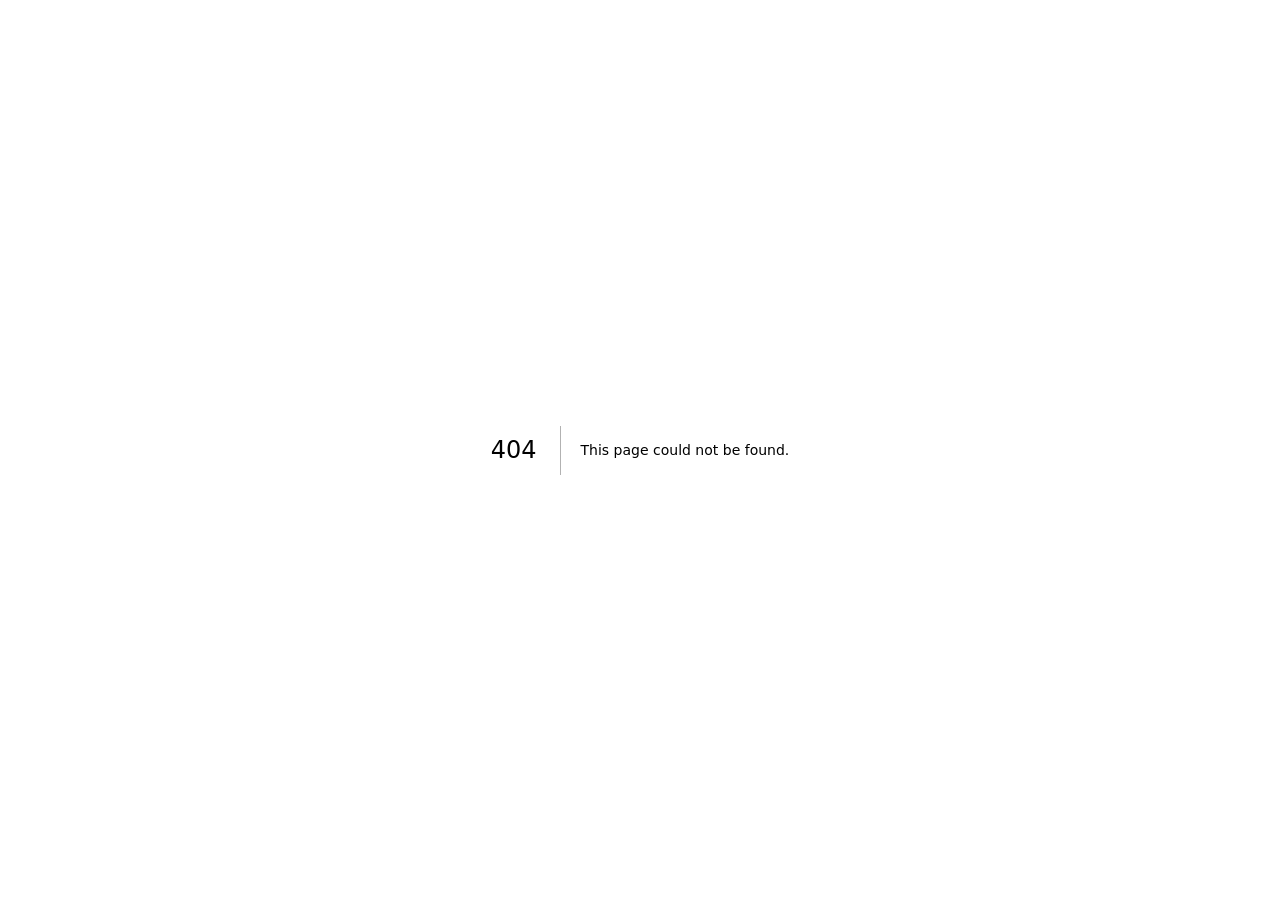
<file: 404/index.html>
<!DOCTYPE html><html lang="es"><head><meta charSet="utf-8"/><meta name="viewport" content="width=device-width, initial-scale=1"/><link rel="stylesheet" href="/_next/static/chunks/15vbihh98tu3l.css" data-precedence="next"/><link rel="preload" as="script" fetchPriority="low" href="/_next/static/chunks/0ht900cau6_ur.js"/><script src="/_next/static/chunks/0dgq26a5_oy.a.js" async=""></script><script src="/_next/static/chunks/0bogtdbh.dcu1.js" async=""></script><script src="/_next/static/chunks/0174xh3wfsjm1.js" async=""></script><script src="/_next/static/chunks/turbopack-0.7-z33fgh4l6.js" async=""></script><script src="/_next/static/chunks/01xlw8hd842-c.js" async=""></script><script src="/_next/static/chunks/0d3shmwh5_nmn.js" async=""></script><link rel="preload" href="https://fonts.googleapis.com/css2?family=Plus+Jakarta+Sans:wght@600;700;800&amp;family=Inter:wght@300;400;500;600&amp;family=JetBrains+Mono:wght@400;500&amp;display=swap" as="style"/><meta name="robots" content="noindex"/><link rel="preconnect" href="https://fonts.googleapis.com"/><link rel="preconnect" href="https://fonts.gstatic.com" crossorigin="anonymous"/><meta name="theme-color" content="#f4f7fb"/><title>404: This page could not be found.</title><title>Salva Navarro | PKI &amp; Digital Identity Architect</title><meta name="description" content="Arquitectura PKI enterprise, gobierno criptográfico y suite SNPKI Tools. Portfolio profesional de Salva Navarro  identidad digital, certificados y tooling."/><meta name="author" content="Salva Navarro"/><meta name="keywords" content="PKI, Enterprise PKI, Digital Identity, Certificate Management, CA Hierarchy, ADCS, Zero Trust, Cryptographic Governance, Post-Quantum, SNPKI Tools, Certificate Lifecycle"/><meta name="creator" content="Salva Navarro"/><meta name="robots" content="index, follow"/><meta name="googlebot" content="index, follow"/><link rel="canonical" href="https://salva-navarro.github.io/"/><meta property="og:title" content="Salva Navarro | PKI &amp; Digital Identity Architect"/><meta property="og:description" content="Diseño jerarquías PKI enterprise que sobreviven a auditores exigentes. Fundador de SNPKI Tech."/><meta property="og:url" content="https://salva-navarro.github.io/"/><meta property="og:site_name" content="Salva Navarro · SNPKI"/><meta property="og:locale" content="es_ES"/><meta property="og:image" content="http://localhost:3000/assets/photo.jpg"/><meta property="og:image:width" content="800"/><meta property="og:image:height" content="800"/><meta property="og:type" content="website"/><meta name="twitter:card" content="summary_large_image"/><meta name="twitter:title" content="Salva Navarro | PKI &amp; Digital Identity Architect"/><meta name="twitter:description" content="Arquitectura PKI enterprise, gobierno criptográfico y SNPKI Tools Suite."/><meta name="twitter:image" content="http://localhost:3000/assets/photo.jpg"/><link rel="icon" href="/favicon.svg" type="image/svg+xml"/><link rel="icon" href="/favicon.ico" sizes="any"/><link rel="apple-touch-icon" href="/apple-touch-icon.png"/><link href="https://fonts.googleapis.com/css2?family=Plus+Jakarta+Sans:wght@600;700;800&amp;family=Inter:wght@300;400;500;600&amp;family=JetBrains+Mono:wght@400;500&amp;display=swap" rel="stylesheet"/><script src="/_next/static/chunks/03~yq9q893hmn.js" noModule=""></script></head><body><div hidden=""><!--$--><!--/$--></div><div style="font-family:system-ui,&quot;Segoe UI&quot;,Roboto,Helvetica,Arial,sans-serif,&quot;Apple Color Emoji&quot;,&quot;Segoe UI Emoji&quot;;height:100vh;text-align:center;display:flex;flex-direction:column;align-items:center;justify-content:center"><div><style>body{color:#000;background:#fff;margin:0}.next-error-h1{border-right:1px solid rgba(0,0,0,.3)}@media (prefers-color-scheme:dark){body{color:#fff;background:#000}.next-error-h1{border-right:1px solid rgba(255,255,255,.3)}}</style><h1 class="next-error-h1" style="display:inline-block;margin:0 20px 0 0;padding:0 23px 0 0;font-size:24px;font-weight:500;vertical-align:top;line-height:49px">404</h1><div style="display:inline-block"><h2 style="font-size:14px;font-weight:400;line-height:49px;margin:0">This page could not be found.</h2></div></div></div><!--$--><!--/$--><script src="/_next/static/chunks/0ht900cau6_ur.js" id="_R_" async=""></script><script>(self.__next_f=self.__next_f||[]).push([0])</script><script>self.__next_f.push([1,"1:\"$Sreact.fragment\"\n2:I[39756,[\"/_next/static/chunks/01xlw8hd842-c.js\",\"/_next/static/chunks/0d3shmwh5_nmn.js\"],\"default\"]\n3:I[37457,[\"/_next/static/chunks/01xlw8hd842-c.js\",\"/_next/static/chunks/0d3shmwh5_nmn.js\"],\"default\"]\n4:I[97367,[\"/_next/static/chunks/01xlw8hd842-c.js\",\"/_next/static/chunks/0d3shmwh5_nmn.js\"],\"OutletBoundary\"]\n5:\"$Sreact.suspense\"\n8:I[97367,[\"/_next/static/chunks/01xlw8hd842-c.js\",\"/_next/static/chunks/0d3shmwh5_nmn.js\"],\"ViewportBoundary\"]\na:I[97367,[\"/_next/static/chunks/01xlw8hd842-c.js\",\"/_next/static/chunks/0d3shmwh5_nmn.js\"],\"MetadataBoundary\"]\nc:I[68027,[\"/_next/static/chunks/01xlw8hd842-c.js\",\"/_next/static/chunks/0d3shmwh5_nmn.js\"],\"default\",1]\n:HL[\"/_next/static/chunks/15vbihh98tu3l.css\",\"style\"]\n:HL[\"https://fonts.googleapis.com/css2?family=Plus+Jakarta+Sans:wght@600;700;800\u0026family=Inter:wght@300;400;500;600\u0026family=JetBrains+Mono:wght@400;500\u0026display=swap\",\"style\"]\n"])</script><script>self.__next_f.push([1,"0:{\"P\":null,\"c\":[\"\",\"_not-found\",\"\"],\"q\":\"\",\"i\":false,\"f\":[[[\"\",{\"children\":[\"/_not-found\",{\"children\":[\"__PAGE__\",{}]}]},\"$undefined\",\"$undefined\",16],[[\"$\",\"$1\",\"c\",{\"children\":[[[\"$\",\"link\",\"0\",{\"rel\":\"stylesheet\",\"href\":\"/_next/static/chunks/15vbihh98tu3l.css\",\"precedence\":\"next\",\"crossOrigin\":\"$undefined\",\"nonce\":\"$undefined\"}],[\"$\",\"script\",\"script-0\",{\"src\":\"/_next/static/chunks/01xlw8hd842-c.js\",\"async\":true,\"nonce\":\"$undefined\"}],[\"$\",\"script\",\"script-1\",{\"src\":\"/_next/static/chunks/0d3shmwh5_nmn.js\",\"async\":true,\"nonce\":\"$undefined\"}]],[\"$\",\"html\",null,{\"lang\":\"es\",\"children\":[[\"$\",\"head\",null,{\"children\":[[\"$\",\"link\",null,{\"rel\":\"preconnect\",\"href\":\"https://fonts.googleapis.com\"}],[\"$\",\"link\",null,{\"rel\":\"preconnect\",\"href\":\"https://fonts.gstatic.com\",\"crossOrigin\":\"anonymous\"}],[\"$\",\"link\",null,{\"href\":\"https://fonts.googleapis.com/css2?family=Plus+Jakarta+Sans:wght@600;700;800\u0026family=Inter:wght@300;400;500;600\u0026family=JetBrains+Mono:wght@400;500\u0026display=swap\",\"rel\":\"stylesheet\"}],[\"$\",\"meta\",null,{\"name\":\"theme-color\",\"content\":\"#f4f7fb\"}]]}],[\"$\",\"body\",null,{\"children\":[\"$\",\"$L2\",null,{\"parallelRouterKey\":\"children\",\"error\":\"$undefined\",\"errorStyles\":\"$undefined\",\"errorScripts\":\"$undefined\",\"template\":[\"$\",\"$L3\",null,{}],\"templateStyles\":\"$undefined\",\"templateScripts\":\"$undefined\",\"notFound\":[[[\"$\",\"title\",null,{\"children\":\"404: This page could not be found.\"}],[\"$\",\"div\",null,{\"style\":{\"fontFamily\":\"system-ui,\\\"Segoe UI\\\",Roboto,Helvetica,Arial,sans-serif,\\\"Apple Color Emoji\\\",\\\"Segoe UI Emoji\\\"\",\"height\":\"100vh\",\"textAlign\":\"center\",\"display\":\"flex\",\"flexDirection\":\"column\",\"alignItems\":\"center\",\"justifyContent\":\"center\"},\"children\":[\"$\",\"div\",null,{\"children\":[[\"$\",\"style\",null,{\"dangerouslySetInnerHTML\":{\"__html\":\"body{color:#000;background:#fff;margin:0}.next-error-h1{border-right:1px solid rgba(0,0,0,.3)}@media (prefers-color-scheme:dark){body{color:#fff;background:#000}.next-error-h1{border-right:1px solid rgba(255,255,255,.3)}}\"}}],[\"$\",\"h1\",null,{\"className\":\"next-error-h1\",\"style\":{\"display\":\"inline-block\",\"margin\":\"0 20px 0 0\",\"padding\":\"0 23px 0 0\",\"fontSize\":24,\"fontWeight\":500,\"verticalAlign\":\"top\",\"lineHeight\":\"49px\"},\"children\":404}],[\"$\",\"div\",null,{\"style\":{\"display\":\"inline-block\"},\"children\":[\"$\",\"h2\",null,{\"style\":{\"fontSize\":14,\"fontWeight\":400,\"lineHeight\":\"49px\",\"margin\":0},\"children\":\"This page could not be found.\"}]}]]}]}]],[]],\"forbidden\":\"$undefined\",\"unauthorized\":\"$undefined\"}]}]]}]]}],{\"children\":[[\"$\",\"$1\",\"c\",{\"children\":[null,[\"$\",\"$L2\",null,{\"parallelRouterKey\":\"children\",\"error\":\"$undefined\",\"errorStyles\":\"$undefined\",\"errorScripts\":\"$undefined\",\"template\":[\"$\",\"$L3\",null,{}],\"templateStyles\":\"$undefined\",\"templateScripts\":\"$undefined\",\"notFound\":\"$undefined\",\"forbidden\":\"$undefined\",\"unauthorized\":\"$undefined\"}]]}],{\"children\":[[\"$\",\"$1\",\"c\",{\"children\":[[[\"$\",\"title\",null,{\"children\":\"404: This page could not be found.\"}],[\"$\",\"div\",null,{\"style\":\"$0:f:0:1:0:props:children:1:props:children:1:props:children:props:notFound:0:1:props:style\",\"children\":[\"$\",\"div\",null,{\"children\":[[\"$\",\"style\",null,{\"dangerouslySetInnerHTML\":{\"__html\":\"body{color:#000;background:#fff;margin:0}.next-error-h1{border-right:1px solid rgba(0,0,0,.3)}@media (prefers-color-scheme:dark){body{color:#fff;background:#000}.next-error-h1{border-right:1px solid rgba(255,255,255,.3)}}\"}}],[\"$\",\"h1\",null,{\"className\":\"next-error-h1\",\"style\":\"$0:f:0:1:0:props:children:1:props:children:1:props:children:props:notFound:0:1:props:children:props:children:1:props:style\",\"children\":404}],[\"$\",\"div\",null,{\"style\":\"$0:f:0:1:0:props:children:1:props:children:1:props:children:props:notFound:0:1:props:children:props:children:2:props:style\",\"children\":[\"$\",\"h2\",null,{\"style\":\"$0:f:0:1:0:props:children:1:props:children:1:props:children:props:notFound:0:1:props:children:props:children:2:props:children:props:style\",\"children\":\"This page could not be found.\"}]}]]}]}]],null,[\"$\",\"$L4\",null,{\"children\":[\"$\",\"$5\",null,{\"name\":\"Next.MetadataOutlet\",\"children\":\"$@6\"}]}]]}],{},null,false,null]},null,false,\"$@7\"]},null,false,null],[\"$\",\"$1\",\"h\",{\"children\":[[\"$\",\"meta\",null,{\"name\":\"robots\",\"content\":\"noindex\"}],[\"$\",\"$L8\",null,{\"children\":\"$L9\"}],[\"$\",\"div\",null,{\"hidden\":true,\"children\":[\"$\",\"$La\",null,{\"children\":[\"$\",\"$5\",null,{\"name\":\"Next.Metadata\",\"children\":\"$Lb\"}]}]}],null]}],false]],\"m\":\"$undefined\",\"G\":[\"$c\",[[\"$\",\"link\",\"0\",{\"rel\":\"stylesheet\",\"href\":\"/_next/static/chunks/15vbihh98tu3l.css\",\"precedence\":\"next\",\"crossOrigin\":\"$undefined\",\"nonce\":\"$undefined\"}]]],\"S\":true,\"h\":null,\"s\":\"$undefined\",\"l\":\"$undefined\",\"p\":\"$undefined\",\"d\":\"$undefined\",\"b\":\"cwHnFcBaGJdQbGtepJkpy\"}\n"])</script><script>self.__next_f.push([1,"d:[]\n7:\"$Wd\"\n"])</script><script>self.__next_f.push([1,"9:[[\"$\",\"meta\",\"0\",{\"charSet\":\"utf-8\"}],[\"$\",\"meta\",\"1\",{\"name\":\"viewport\",\"content\":\"width=device-width, initial-scale=1\"}]]\n"])</script><script>self.__next_f.push([1,"e:I[27201,[\"/_next/static/chunks/01xlw8hd842-c.js\",\"/_next/static/chunks/0d3shmwh5_nmn.js\"],\"IconMark\"]\n6:null\n"])</script><script>self.__next_f.push([1,"b:[[\"$\",\"title\",\"0\",{\"children\":\"Salva Navarro | PKI \u0026 Digital Identity Architect\"}],[\"$\",\"meta\",\"1\",{\"name\":\"description\",\"content\":\"Arquitectura PKI enterprise, gobierno criptográfico y suite SNPKI Tools. Portfolio profesional de Salva Navarro  identidad digital, certificados y tooling.\"}],[\"$\",\"meta\",\"2\",{\"name\":\"author\",\"content\":\"Salva Navarro\"}],[\"$\",\"meta\",\"3\",{\"name\":\"keywords\",\"content\":\"PKI, Enterprise PKI, Digital Identity, Certificate Management, CA Hierarchy, ADCS, Zero Trust, Cryptographic Governance, Post-Quantum, SNPKI Tools, Certificate Lifecycle\"}],[\"$\",\"meta\",\"4\",{\"name\":\"creator\",\"content\":\"Salva Navarro\"}],[\"$\",\"meta\",\"5\",{\"name\":\"robots\",\"content\":\"index, follow\"}],[\"$\",\"meta\",\"6\",{\"name\":\"googlebot\",\"content\":\"index, follow\"}],[\"$\",\"link\",\"7\",{\"rel\":\"canonical\",\"href\":\"https://salva-navarro.github.io/\"}],[\"$\",\"meta\",\"8\",{\"property\":\"og:title\",\"content\":\"Salva Navarro | PKI \u0026 Digital Identity Architect\"}],[\"$\",\"meta\",\"9\",{\"property\":\"og:description\",\"content\":\"Diseño jerarquías PKI enterprise que sobreviven a auditores exigentes. Fundador de SNPKI Tech.\"}],[\"$\",\"meta\",\"10\",{\"property\":\"og:url\",\"content\":\"https://salva-navarro.github.io/\"}],[\"$\",\"meta\",\"11\",{\"property\":\"og:site_name\",\"content\":\"Salva Navarro · SNPKI\"}],[\"$\",\"meta\",\"12\",{\"property\":\"og:locale\",\"content\":\"es_ES\"}],[\"$\",\"meta\",\"13\",{\"property\":\"og:image\",\"content\":\"http://localhost:3000/assets/photo.jpg\"}],[\"$\",\"meta\",\"14\",{\"property\":\"og:image:width\",\"content\":\"800\"}],[\"$\",\"meta\",\"15\",{\"property\":\"og:image:height\",\"content\":\"800\"}],[\"$\",\"meta\",\"16\",{\"property\":\"og:type\",\"content\":\"website\"}],[\"$\",\"meta\",\"17\",{\"name\":\"twitter:card\",\"content\":\"summary_large_image\"}],[\"$\",\"meta\",\"18\",{\"name\":\"twitter:title\",\"content\":\"Salva Navarro | PKI \u0026 Digital Identity Architect\"}],[\"$\",\"meta\",\"19\",{\"name\":\"twitter:description\",\"content\":\"Arquitectura PKI enterprise, gobierno criptográfico y SNPKI Tools Suite.\"}],[\"$\",\"meta\",\"20\",{\"name\":\"twitter:image\",\"content\":\"http://localhost:3000/assets/photo.jpg\"}],[\"$\",\"link\",\"21\",{\"rel\":\"icon\",\"href\":\"/favicon.svg\",\"type\":\"image/svg+xml\"}],[\"$\",\"link\",\"22\",{\"rel\":\"icon\",\"href\":\"/favicon.ico\",\"sizes\":\"any\"}],[\"$\",\"link\",\"23\",{\"rel\":\"apple-touch-icon\",\"href\":\"/apple-touch-icon.png\"}],[\"$\",\"$Le\",\"24\",{}]]\n"])</script></body></html>
</file>
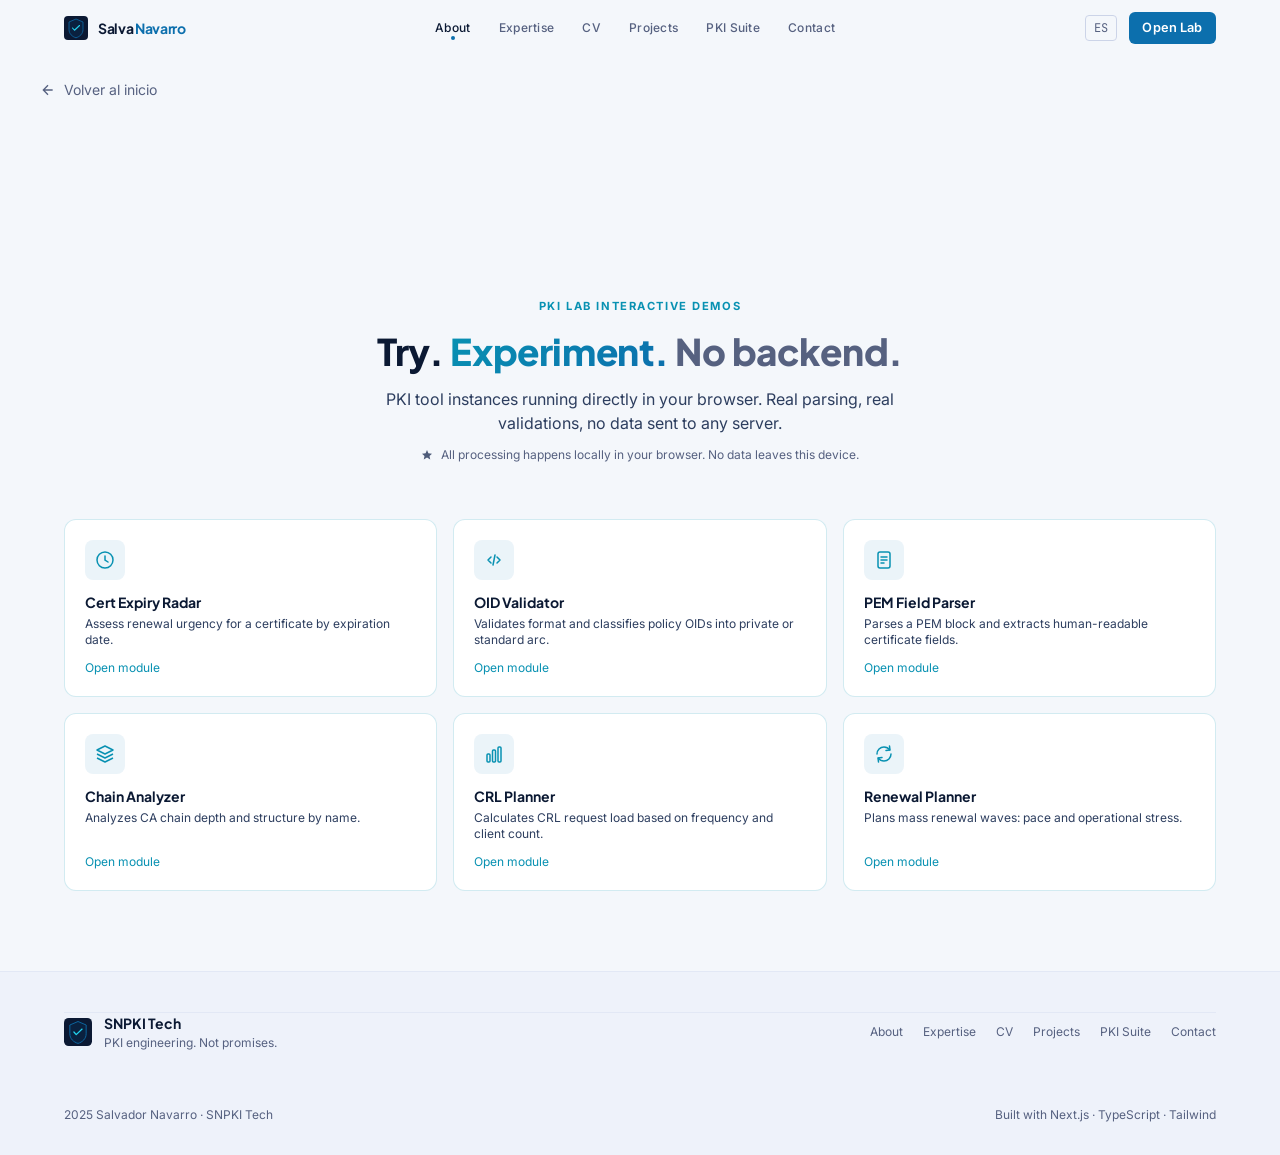
<file: lab/index.html>
<!DOCTYPE html><html lang="es"><head><meta charSet="utf-8"/><meta name="viewport" content="width=device-width, initial-scale=1"/><link rel="stylesheet" href="/_next/static/chunks/15vbihh98tu3l.css" data-precedence="next"/><link rel="preload" as="script" fetchPriority="low" href="/_next/static/chunks/0ht900cau6_ur.js"/><script src="/_next/static/chunks/0dgq26a5_oy.a.js" async=""></script><script src="/_next/static/chunks/0bogtdbh.dcu1.js" async=""></script><script src="/_next/static/chunks/0174xh3wfsjm1.js" async=""></script><script src="/_next/static/chunks/turbopack-0.7-z33fgh4l6.js" async=""></script><script src="/_next/static/chunks/01xlw8hd842-c.js" async=""></script><script src="/_next/static/chunks/0d3shmwh5_nmn.js" async=""></script><script src="/_next/static/chunks/0-g260tm8og9l.js" async=""></script><link rel="preload" href="https://fonts.googleapis.com/css2?family=Plus+Jakarta+Sans:wght@600;700;800&amp;family=Inter:wght@300;400;500;600&amp;family=JetBrains+Mono:wght@400;500&amp;display=swap" as="style"/><link rel="preconnect" href="https://fonts.googleapis.com"/><link rel="preconnect" href="https://fonts.gstatic.com" crossorigin="anonymous"/><meta name="theme-color" content="#f4f7fb"/><title>Salva Navarro | PKI &amp; Digital Identity Architect</title><meta name="description" content="Arquitectura PKI enterprise, gobierno criptográfico y suite SNPKI Tools. Portfolio profesional de Salva Navarro  identidad digital, certificados y tooling."/><meta name="author" content="Salva Navarro"/><meta name="keywords" content="PKI, Enterprise PKI, Digital Identity, Certificate Management, CA Hierarchy, ADCS, Zero Trust, Cryptographic Governance, Post-Quantum, SNPKI Tools, Certificate Lifecycle"/><meta name="creator" content="Salva Navarro"/><meta name="robots" content="index, follow"/><meta name="googlebot" content="index, follow"/><link rel="canonical" href="https://salva-navarro.github.io/"/><meta property="og:title" content="Salva Navarro | PKI &amp; Digital Identity Architect"/><meta property="og:description" content="Diseño jerarquías PKI enterprise que sobreviven a auditores exigentes. Fundador de SNPKI Tech."/><meta property="og:url" content="https://salva-navarro.github.io/"/><meta property="og:site_name" content="Salva Navarro · SNPKI"/><meta property="og:locale" content="es_ES"/><meta property="og:image" content="http://localhost:3000/assets/photo.jpg"/><meta property="og:image:width" content="800"/><meta property="og:image:height" content="800"/><meta property="og:type" content="website"/><meta name="twitter:card" content="summary_large_image"/><meta name="twitter:title" content="Salva Navarro | PKI &amp; Digital Identity Architect"/><meta name="twitter:description" content="Arquitectura PKI enterprise, gobierno criptográfico y SNPKI Tools Suite."/><meta name="twitter:image" content="http://localhost:3000/assets/photo.jpg"/><link rel="icon" href="/favicon.svg" type="image/svg+xml"/><link rel="icon" href="/favicon.ico" sizes="any"/><link rel="apple-touch-icon" href="/apple-touch-icon.png"/><link href="https://fonts.googleapis.com/css2?family=Plus+Jakarta+Sans:wght@600;700;800&amp;family=Inter:wght@300;400;500;600&amp;family=JetBrains+Mono:wght@400;500&amp;display=swap" rel="stylesheet"/><script src="/_next/static/chunks/03~yq9q893hmn.js" noModule=""></script></head><body><div hidden=""><!--$--><!--/$--></div><nav class="fixed top-0 left-0 right-0 z-50 transition-all duration-300 bg-transparent"><div class="section-wrap flex items-center justify-between h-14 px-6"><a href="#" class="flex items-center gap-2.5 group" aria-label="Inicio"><svg width="24" height="24" viewBox="0 0 48 48" fill="none" aria-hidden="true"><rect width="48" height="48" rx="8" fill="#0b1933"></rect><path d="M24 6 L38 12 L38 27 C38 35.5 31.5 41.5 24 43.5 C16.5 41.5 10 35.5 10 27 L10 12 Z" fill="rgba(12,111,173,0.1)" stroke="#0c6fad" stroke-width="1.5"></path><polyline points="17,24 21,28.5 31,19" stroke="#22d3ee" stroke-width="2.2" stroke-linecap="round" stroke-linejoin="round"></polyline></svg><span class="font-display font-bold text-sm tracking-tight" style="color:var(--t1)">Salva <span style="color:var(--indigo)">Navarro</span></span></a><div class="hidden md:flex items-center gap-1"><a href="#sobre" class="relative px-3 py-1.5 text-xs font-medium tracking-wide transition-colors" style="color:var(--t1)">Sobre<span class="absolute bottom-0.5 left-1/2 -translate-x-1/2 w-1 h-1 rounded-full" style="background:var(--indigo)"></span></a><a href="#expertise" class="relative px-3 py-1.5 text-xs font-medium tracking-wide transition-colors" style="color:var(--t3)">Expertise</a><a href="#cv" class="relative px-3 py-1.5 text-xs font-medium tracking-wide transition-colors" style="color:var(--t3)">CV</a><a href="#proyectos" class="relative px-3 py-1.5 text-xs font-medium tracking-wide transition-colors" style="color:var(--t3)">Proyectos</a><a href="#pki-suite" class="relative px-3 py-1.5 text-xs font-medium tracking-wide transition-colors" style="color:var(--t3)">PKI Suite</a><a href="#contacto" class="relative px-3 py-1.5 text-xs font-medium tracking-wide transition-colors" style="color:var(--t3)">Contacto</a></div><div class="hidden md:flex items-center gap-3"><button class="text-xs font-mono px-2 py-1 rounded border transition-colors" style="color:var(--t3);border-color:var(--bd2)" aria-label="Cambiar idioma">EN</button><a href="#lab" class="btn-primary btn-sm">Abrir Lab</a></div><button class="md:hidden p-2 transition-colors" style="color:var(--t2)" aria-label="Abrir menú"><svg width="20" height="20" viewBox="0 0 20 20" fill="none"><path d="M3 5h14M3 10h14M3 15h14" stroke="currentColor" stroke-width="1.8" stroke-linecap="round"></path></svg></button></div></nav><main><section class="section-py" style="background:var(--deep)"><div class="section-wrap"><a class="inline-flex items-center gap-2 text-sm text-[var(--t3)] hover:text-[var(--ice)] transition-colors mb-8" href="/"><svg width="16" height="16" viewBox="0 0 24 24" fill="none" stroke="currentColor" stroke-width="2"><path d="M19 12H5M12 5l-7 7 7 7"></path></svg>Volver al inicio</a></div></section><section id="lab" class="lab-gradient section-py"><div class="section-wrap px-6"><div class="text-center mb-14"><span class="kicker-ice mb-4 inline-block">PKI Lab  demos interactivas</span><h2 class="section-title">Prueba.<!-- --> <span class="gradient-text-i">Experimenta.</span> <span style="color:var(--t3)">Sin backend.</span></h2><p class="mt-4 max-w-xl mx-auto" style="color:var(--t2)">Instancias de herramientas PKI ejecutándose directamente en tu navegador. Parsing real, validaciones reales, sin enviar datos a ningún servidor.</p><p class="mt-3 text-xs flex items-center justify-center gap-2" style="color:var(--t3)"><svg width="12" height="12" viewBox="0 0 12 12" fill="none"><path d="M6 1L7.39 4.26L11 4.64L8.5 6.89L9.24 10.5L6 8.61L2.76 10.5L3.5 6.89L1 4.64L4.61 4.26L6 1Z" fill="#4e5c7a"></path></svg>Todo el procesamiento ocurre localmente en tu navegador. Ningún dato abandona este dispositivo.</p></div><div class="grid sm:grid-cols-2 lg:grid-cols-3 gap-4"><button class="card card-ice p-5 text-left flex flex-col gap-3 group cursor-pointer"><div class="icon-wrap" style="color:var(--ice)"><svg width="20" height="20" viewBox="0 0 20 20" fill="none"><circle cx="10" cy="10" r="8" stroke="currentColor" stroke-width="1.5"></circle><path d="M10 6V10L13 12" stroke="currentColor" stroke-width="1.5" stroke-linecap="round"></path></svg></div><div><h3 class="font-display font-bold text-sm mb-1" style="color:var(--t1)">Cert Expiry Radar</h3><p class="text-xs" style="color:var(--t2)">Evalúa urgencia de renovación de un certificado por fecha de expiración.</p></div><span class="text-xs mt-auto" style="color:var(--ice)">Abrir módulo<!-- --> </span></button><button class="card card-ice p-5 text-left flex flex-col gap-3 group cursor-pointer"><div class="icon-wrap" style="color:var(--ice)"><svg width="20" height="20" viewBox="0 0 20 20" fill="none"><path d="M7 7L4 10L7 13M13 7L16 10L13 13M11 5L9 15" stroke="currentColor" stroke-width="1.5" stroke-linecap="round" stroke-linejoin="round"></path></svg></div><div><h3 class="font-display font-bold text-sm mb-1" style="color:var(--t1)">OID Validator</h3><p class="text-xs" style="color:var(--t2)">Valida formato y clasifica OIDs de política en arco privado o estándar.</p></div><span class="text-xs mt-auto" style="color:var(--ice)">Abrir módulo<!-- --> </span></button><button class="card card-ice p-5 text-left flex flex-col gap-3 group cursor-pointer"><div class="icon-wrap" style="color:var(--ice)"><svg width="20" height="20" viewBox="0 0 20 20" fill="none"><rect x="4" y="2" width="12" height="16" rx="2" stroke="currentColor" stroke-width="1.5"></rect><path d="M7 7H13M7 10H13M7 13H10" stroke="currentColor" stroke-width="1.5" stroke-linecap="round"></path></svg></div><div><h3 class="font-display font-bold text-sm mb-1" style="color:var(--t1)">PEM Field Parser</h3><p class="text-xs" style="color:var(--t2)">Parsea un bloque PEM y extrae campos legibles del certificado.</p></div><span class="text-xs mt-auto" style="color:var(--ice)">Abrir módulo<!-- --> </span></button><button class="card card-ice p-5 text-left flex flex-col gap-3 group cursor-pointer"><div class="icon-wrap" style="color:var(--ice)"><svg width="20" height="20" viewBox="0 0 20 20" fill="none"><path d="M10 2L18 6L10 10L2 6L10 2Z" stroke="currentColor" stroke-width="1.5" stroke-linejoin="round"></path><path d="M2 10L10 14L18 10M2 14L10 18L18 14" stroke="currentColor" stroke-width="1.5" stroke-linejoin="round"></path></svg></div><div><h3 class="font-display font-bold text-sm mb-1" style="color:var(--t1)">Chain Analyzer</h3><p class="text-xs" style="color:var(--t2)">Analiza profundidad y estructura de una cadena CA por nombres.</p></div><span class="text-xs mt-auto" style="color:var(--ice)">Abrir módulo<!-- --> </span></button><button class="card card-ice p-5 text-left flex flex-col gap-3 group cursor-pointer"><div class="icon-wrap" style="color:var(--ice)"><svg width="20" height="20" viewBox="0 0 20 20" fill="none"><rect x="3" y="10" width="3" height="8" rx="1" stroke="currentColor" stroke-width="1.5"></rect><rect x="8.5" y="6" width="3" height="12" rx="1" stroke="currentColor" stroke-width="1.5"></rect><rect x="14" y="3" width="3" height="15" rx="1" stroke="currentColor" stroke-width="1.5"></rect></svg></div><div><h3 class="font-display font-bold text-sm mb-1" style="color:var(--t1)">CRL Planner</h3><p class="text-xs" style="color:var(--t2)">Calcula carga de peticiones CRL según frecuencia y número de clientes.</p></div><span class="text-xs mt-auto" style="color:var(--ice)">Abrir módulo<!-- --> </span></button><button class="card card-ice p-5 text-left flex flex-col gap-3 group cursor-pointer"><div class="icon-wrap" style="color:var(--ice)"><svg width="20" height="20" viewBox="0 0 20 20" fill="none"><path d="M3 10C3 6.13 6.13 3 10 3C12.3 3 14.36 4.13 15.6 5.9M17 10C17 13.87 13.87 17 10 17C7.7 17 5.64 15.87 4.4 14.1" stroke="currentColor" stroke-width="1.5" stroke-linecap="round"></path><polyline points="15.5,2 16,6 12,6.5" stroke="currentColor" stroke-width="1.5" stroke-linecap="round" stroke-linejoin="round"></polyline><polyline points="4.5,18 4,14 8,13.5" stroke="currentColor" stroke-width="1.5" stroke-linecap="round" stroke-linejoin="round"></polyline></svg></div><div><h3 class="font-display font-bold text-sm mb-1" style="color:var(--t1)">Renewal Planner</h3><p class="text-xs" style="color:var(--t2)">Planifica oleadas de renovación masiva: ritmo y estrés operacional.</p></div><span class="text-xs mt-auto" style="color:var(--ice)">Abrir módulo<!-- --> </span></button></div></div></section></main><footer class="divider-h pt-10 pb-8" style="background:var(--void)"><div class="section-wrap px-6"><div class="flex flex-col md:flex-row items-start md:items-center justify-between gap-6 pb-8 divider-h"><div class="flex items-center gap-3"><svg width="28" height="28" viewBox="0 0 48 48" fill="none" aria-hidden="true"><rect width="48" height="48" rx="8" fill="#0b1933"></rect><path d="M24 6 L38 12 L38 27 C38 35.5 31.5 41.5 24 43.5 C16.5 41.5 10 35.5 10 27 L10 12 Z" fill="rgba(12,111,173,0.1)" stroke="#0c6fad" stroke-width="1.5"></path><polyline points="17,24 21,28.5 31,19" stroke="#22d3ee" stroke-width="2.2" stroke-linecap="round" stroke-linejoin="round"></polyline></svg><div><p class="font-display font-bold text-sm" style="color:var(--t1)">SNPKI Tech</p><p class="text-xs mt-0.5" style="color:var(--t3)">PKI engineering. Not promises.</p></div></div><nav class="flex flex-wrap gap-x-5 gap-y-2"><a href="#sobre" class="text-xs transition-colors hover:text-[#0c6fad]" style="color:var(--t3)">Sobre</a><a href="#expertise" class="text-xs transition-colors hover:text-[#0c6fad]" style="color:var(--t3)">Expertise</a><a href="#cv" class="text-xs transition-colors hover:text-[#0c6fad]" style="color:var(--t3)">CV</a><a href="#proyectos" class="text-xs transition-colors hover:text-[#0c6fad]" style="color:var(--t3)">Proyectos</a><a href="#pki-suite" class="text-xs transition-colors hover:text-[#0c6fad]" style="color:var(--t3)">PKI Suite</a><a href="#contacto" class="text-xs transition-colors hover:text-[#0c6fad]" style="color:var(--t3)">Contacto</a></nav></div><div class="pt-6 flex flex-col md:flex-row items-center justify-between gap-2"><p class="text-xs" style="color:var(--t3)"> 2025 Salvador Navarro · SNPKI Tech</p><p class="text-xs" style="color:var(--t3)">Construido con Next.js · TypeScript · Tailwind</p></div></div></footer><!--$--><!--/$--><script src="/_next/static/chunks/0ht900cau6_ur.js" id="_R_" async=""></script><script>(self.__next_f=self.__next_f||[]).push([0])</script><script>self.__next_f.push([1,"1:\"$Sreact.fragment\"\n2:I[39756,[\"/_next/static/chunks/01xlw8hd842-c.js\",\"/_next/static/chunks/0d3shmwh5_nmn.js\"],\"default\"]\n3:I[37457,[\"/_next/static/chunks/01xlw8hd842-c.js\",\"/_next/static/chunks/0d3shmwh5_nmn.js\"],\"default\"]\n4:I[47257,[\"/_next/static/chunks/01xlw8hd842-c.js\",\"/_next/static/chunks/0d3shmwh5_nmn.js\"],\"ClientPageRoot\"]\n5:I[35879,[\"/_next/static/chunks/01xlw8hd842-c.js\",\"/_next/static/chunks/0d3shmwh5_nmn.js\",\"/_next/static/chunks/0-g260tm8og9l.js\"],\"default\"]\n8:I[97367,[\"/_next/static/chunks/01xlw8hd842-c.js\",\"/_next/static/chunks/0d3shmwh5_nmn.js\"],\"OutletBoundary\"]\n9:\"$Sreact.suspense\"\nc:I[97367,[\"/_next/static/chunks/01xlw8hd842-c.js\",\"/_next/static/chunks/0d3shmwh5_nmn.js\"],\"ViewportBoundary\"]\ne:I[97367,[\"/_next/static/chunks/01xlw8hd842-c.js\",\"/_next/static/chunks/0d3shmwh5_nmn.js\"],\"MetadataBoundary\"]\n10:I[68027,[\"/_next/static/chunks/01xlw8hd842-c.js\",\"/_next/static/chunks/0d3shmwh5_nmn.js\"],\"default\",1]\n:HL[\"/_next/static/chunks/15vbihh98tu3l.css\",\"style\"]\n:HL[\"https://fonts.googleapis.com/css2?family=Plus+Jakarta+Sans:wght@600;700;800\u0026family=Inter:wght@300;400;500;600\u0026family=JetBrains+Mono:wght@400;500\u0026display=swap\",\"style\"]\n"])</script><script>self.__next_f.push([1,"0:{\"P\":null,\"c\":[\"\",\"lab\",\"\"],\"q\":\"\",\"i\":false,\"f\":[[[\"\",{\"children\":[\"lab\",{\"children\":[\"__PAGE__\",{}]}]},\"$undefined\",\"$undefined\",16],[[\"$\",\"$1\",\"c\",{\"children\":[[[\"$\",\"link\",\"0\",{\"rel\":\"stylesheet\",\"href\":\"/_next/static/chunks/15vbihh98tu3l.css\",\"precedence\":\"next\",\"crossOrigin\":\"$undefined\",\"nonce\":\"$undefined\"}],[\"$\",\"script\",\"script-0\",{\"src\":\"/_next/static/chunks/01xlw8hd842-c.js\",\"async\":true,\"nonce\":\"$undefined\"}],[\"$\",\"script\",\"script-1\",{\"src\":\"/_next/static/chunks/0d3shmwh5_nmn.js\",\"async\":true,\"nonce\":\"$undefined\"}]],[\"$\",\"html\",null,{\"lang\":\"es\",\"children\":[[\"$\",\"head\",null,{\"children\":[[\"$\",\"link\",null,{\"rel\":\"preconnect\",\"href\":\"https://fonts.googleapis.com\"}],[\"$\",\"link\",null,{\"rel\":\"preconnect\",\"href\":\"https://fonts.gstatic.com\",\"crossOrigin\":\"anonymous\"}],[\"$\",\"link\",null,{\"href\":\"https://fonts.googleapis.com/css2?family=Plus+Jakarta+Sans:wght@600;700;800\u0026family=Inter:wght@300;400;500;600\u0026family=JetBrains+Mono:wght@400;500\u0026display=swap\",\"rel\":\"stylesheet\"}],[\"$\",\"meta\",null,{\"name\":\"theme-color\",\"content\":\"#f4f7fb\"}]]}],[\"$\",\"body\",null,{\"children\":[\"$\",\"$L2\",null,{\"parallelRouterKey\":\"children\",\"error\":\"$undefined\",\"errorStyles\":\"$undefined\",\"errorScripts\":\"$undefined\",\"template\":[\"$\",\"$L3\",null,{}],\"templateStyles\":\"$undefined\",\"templateScripts\":\"$undefined\",\"notFound\":[[[\"$\",\"title\",null,{\"children\":\"404: This page could not be found.\"}],[\"$\",\"div\",null,{\"style\":{\"fontFamily\":\"system-ui,\\\"Segoe UI\\\",Roboto,Helvetica,Arial,sans-serif,\\\"Apple Color Emoji\\\",\\\"Segoe UI Emoji\\\"\",\"height\":\"100vh\",\"textAlign\":\"center\",\"display\":\"flex\",\"flexDirection\":\"column\",\"alignItems\":\"center\",\"justifyContent\":\"center\"},\"children\":[\"$\",\"div\",null,{\"children\":[[\"$\",\"style\",null,{\"dangerouslySetInnerHTML\":{\"__html\":\"body{color:#000;background:#fff;margin:0}.next-error-h1{border-right:1px solid rgba(0,0,0,.3)}@media (prefers-color-scheme:dark){body{color:#fff;background:#000}.next-error-h1{border-right:1px solid rgba(255,255,255,.3)}}\"}}],[\"$\",\"h1\",null,{\"className\":\"next-error-h1\",\"style\":{\"display\":\"inline-block\",\"margin\":\"0 20px 0 0\",\"padding\":\"0 23px 0 0\",\"fontSize\":24,\"fontWeight\":500,\"verticalAlign\":\"top\",\"lineHeight\":\"49px\"},\"children\":404}],[\"$\",\"div\",null,{\"style\":{\"display\":\"inline-block\"},\"children\":[\"$\",\"h2\",null,{\"style\":{\"fontSize\":14,\"fontWeight\":400,\"lineHeight\":\"49px\",\"margin\":0},\"children\":\"This page could not be found.\"}]}]]}]}]],[]],\"forbidden\":\"$undefined\",\"unauthorized\":\"$undefined\"}]}]]}]]}],{\"children\":[[\"$\",\"$1\",\"c\",{\"children\":[null,[\"$\",\"$L2\",null,{\"parallelRouterKey\":\"children\",\"error\":\"$undefined\",\"errorStyles\":\"$undefined\",\"errorScripts\":\"$undefined\",\"template\":[\"$\",\"$L3\",null,{}],\"templateStyles\":\"$undefined\",\"templateScripts\":\"$undefined\",\"notFound\":\"$undefined\",\"forbidden\":\"$undefined\",\"unauthorized\":\"$undefined\"}]]}],{\"children\":[[\"$\",\"$1\",\"c\",{\"children\":[[\"$\",\"$L4\",null,{\"Component\":\"$5\",\"serverProvidedParams\":{\"searchParams\":{},\"params\":{},\"promises\":[\"$@6\",\"$@7\"]}}],[[\"$\",\"script\",\"script-0\",{\"src\":\"/_next/static/chunks/0-g260tm8og9l.js\",\"async\":true,\"nonce\":\"$undefined\"}]],[\"$\",\"$L8\",null,{\"children\":[\"$\",\"$9\",null,{\"name\":\"Next.MetadataOutlet\",\"children\":\"$@a\"}]}]]}],{},null,false,null]},null,false,\"$@b\"]},null,false,null],[\"$\",\"$1\",\"h\",{\"children\":[null,[\"$\",\"$Lc\",null,{\"children\":\"$Ld\"}],[\"$\",\"div\",null,{\"hidden\":true,\"children\":[\"$\",\"$Le\",null,{\"children\":[\"$\",\"$9\",null,{\"name\":\"Next.Metadata\",\"children\":\"$Lf\"}]}]}],null]}],false]],\"m\":\"$undefined\",\"G\":[\"$10\",[[\"$\",\"link\",\"0\",{\"rel\":\"stylesheet\",\"href\":\"/_next/static/chunks/15vbihh98tu3l.css\",\"precedence\":\"next\",\"crossOrigin\":\"$undefined\",\"nonce\":\"$undefined\"}]]],\"S\":true,\"h\":null,\"s\":\"$undefined\",\"l\":\"$undefined\",\"p\":\"$undefined\",\"d\":\"$undefined\",\"b\":\"cwHnFcBaGJdQbGtepJkpy\"}\n"])</script><script>self.__next_f.push([1,"11:[]\nb:\"$W11\"\n6:{}\n7:\"$0:f:0:1:1:children:1:children:0:props:children:0:props:serverProvidedParams:params\"\n"])</script><script>self.__next_f.push([1,"d:[[\"$\",\"meta\",\"0\",{\"charSet\":\"utf-8\"}],[\"$\",\"meta\",\"1\",{\"name\":\"viewport\",\"content\":\"width=device-width, initial-scale=1\"}]]\n"])</script><script>self.__next_f.push([1,"12:I[27201,[\"/_next/static/chunks/01xlw8hd842-c.js\",\"/_next/static/chunks/0d3shmwh5_nmn.js\"],\"IconMark\"]\na:null\n"])</script><script>self.__next_f.push([1,"f:[[\"$\",\"title\",\"0\",{\"children\":\"Salva Navarro | PKI \u0026 Digital Identity Architect\"}],[\"$\",\"meta\",\"1\",{\"name\":\"description\",\"content\":\"Arquitectura PKI enterprise, gobierno criptográfico y suite SNPKI Tools. Portfolio profesional de Salva Navarro  identidad digital, certificados y tooling.\"}],[\"$\",\"meta\",\"2\",{\"name\":\"author\",\"content\":\"Salva Navarro\"}],[\"$\",\"meta\",\"3\",{\"name\":\"keywords\",\"content\":\"PKI, Enterprise PKI, Digital Identity, Certificate Management, CA Hierarchy, ADCS, Zero Trust, Cryptographic Governance, Post-Quantum, SNPKI Tools, Certificate Lifecycle\"}],[\"$\",\"meta\",\"4\",{\"name\":\"creator\",\"content\":\"Salva Navarro\"}],[\"$\",\"meta\",\"5\",{\"name\":\"robots\",\"content\":\"index, follow\"}],[\"$\",\"meta\",\"6\",{\"name\":\"googlebot\",\"content\":\"index, follow\"}],[\"$\",\"link\",\"7\",{\"rel\":\"canonical\",\"href\":\"https://salva-navarro.github.io/\"}],[\"$\",\"meta\",\"8\",{\"property\":\"og:title\",\"content\":\"Salva Navarro | PKI \u0026 Digital Identity Architect\"}],[\"$\",\"meta\",\"9\",{\"property\":\"og:description\",\"content\":\"Diseño jerarquías PKI enterprise que sobreviven a auditores exigentes. Fundador de SNPKI Tech.\"}],[\"$\",\"meta\",\"10\",{\"property\":\"og:url\",\"content\":\"https://salva-navarro.github.io/\"}],[\"$\",\"meta\",\"11\",{\"property\":\"og:site_name\",\"content\":\"Salva Navarro · SNPKI\"}],[\"$\",\"meta\",\"12\",{\"property\":\"og:locale\",\"content\":\"es_ES\"}],[\"$\",\"meta\",\"13\",{\"property\":\"og:image\",\"content\":\"http://localhost:3000/assets/photo.jpg\"}],[\"$\",\"meta\",\"14\",{\"property\":\"og:image:width\",\"content\":\"800\"}],[\"$\",\"meta\",\"15\",{\"property\":\"og:image:height\",\"content\":\"800\"}],[\"$\",\"meta\",\"16\",{\"property\":\"og:type\",\"content\":\"website\"}],[\"$\",\"meta\",\"17\",{\"name\":\"twitter:card\",\"content\":\"summary_large_image\"}],[\"$\",\"meta\",\"18\",{\"name\":\"twitter:title\",\"content\":\"Salva Navarro | PKI \u0026 Digital Identity Architect\"}],[\"$\",\"meta\",\"19\",{\"name\":\"twitter:description\",\"content\":\"Arquitectura PKI enterprise, gobierno criptográfico y SNPKI Tools Suite.\"}],[\"$\",\"meta\",\"20\",{\"name\":\"twitter:image\",\"content\":\"http://localhost:3000/assets/photo.jpg\"}],[\"$\",\"link\",\"21\",{\"rel\":\"icon\",\"href\":\"/favicon.svg\",\"type\":\"image/svg+xml\"}],[\"$\",\"link\",\"22\",{\"rel\":\"icon\",\"href\":\"/favicon.ico\",\"sizes\":\"any\"}],[\"$\",\"link\",\"23\",{\"rel\":\"apple-touch-icon\",\"href\":\"/apple-touch-icon.png\"}],[\"$\",\"$L12\",\"24\",{}]]\n"])</script></body></html>
</file>
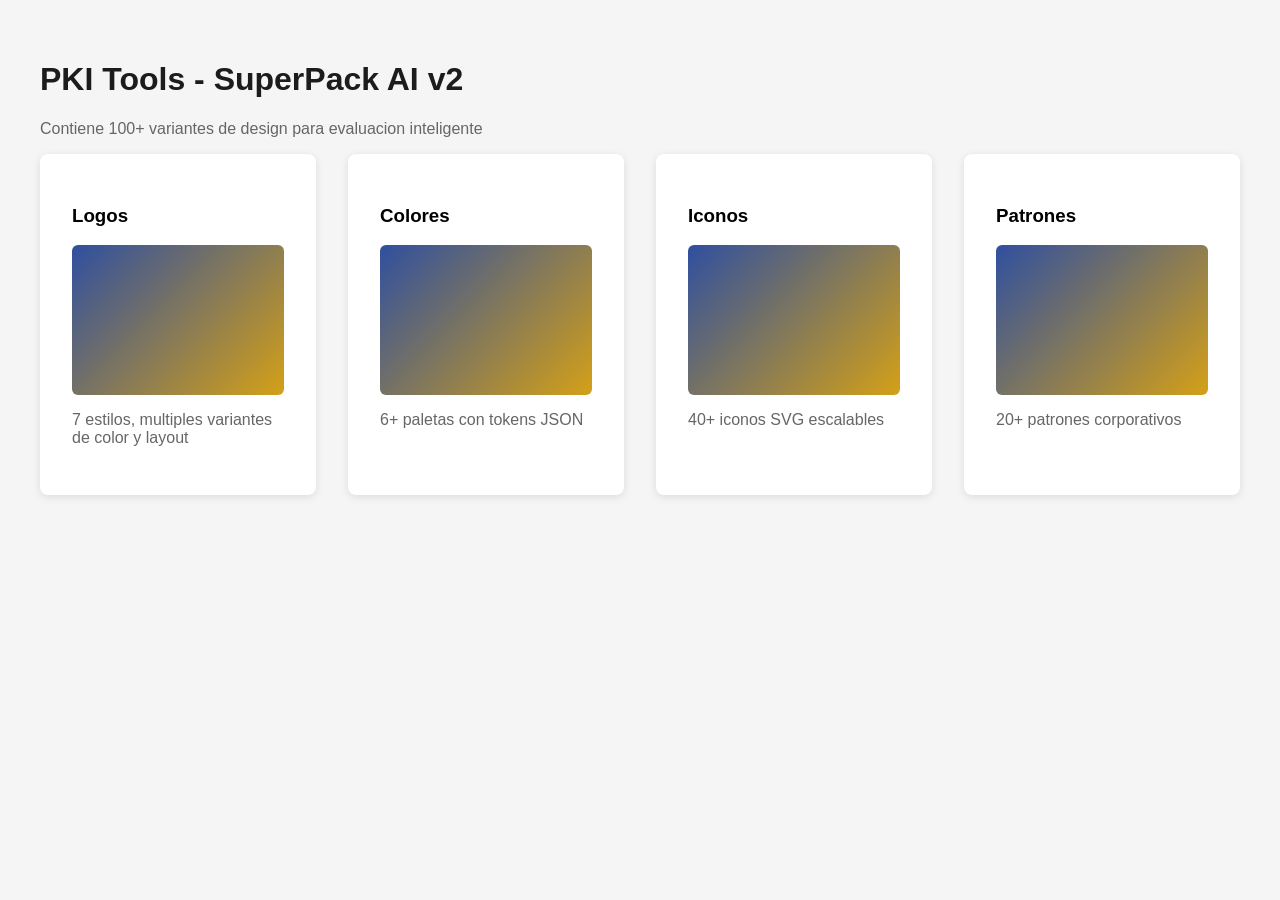
<file: brand-kit/04_MOCKUPS/showcase.html>
﻿<!DOCTYPE html><html><head><meta charset="UTF-8"><title>PKI Tools SuperPack AI v2</title><style>body{font-family:Arial,sans-serif;background:#f5f5f5;padding:2rem}h1{color:#1c1c1c}p{color:#666}.grid{display:grid;grid-template-columns:repeat(auto-fit,minmax(250px,1fr));gap:2rem}.card{background:white;padding:2rem;border-radius:8px;box-shadow:0 2px 8px rgba(0,0,0,0.1)}.preview{width:100%;height:150px;background:linear-gradient(135deg,#2F4F9F,#D4A017);border-radius:6px;margin-bottom:1rem}</style></head><body><h1>PKI Tools - SuperPack AI v2</h1><p>Contiene 100+ variantes de design para evaluacion inteligente</p><div class="grid"><div class="card"><h3>Logos</h3><div class="preview"></div><p>7 estilos, multiples variantes de color y layout</p></div><div class="card"><h3>Colores</h3><div class="preview"></div><p>6+ paletas con tokens JSON</p></div><div class="card"><h3>Iconos</h3><div class="preview"></div><p>40+ iconos SVG escalables</p></div><div class="card"><h3>Patrones</h3><div class="preview"></div><p>20+ patrones corporativos</p></div></div></body></html>
</file>
<file: _next/static/chunks/15vbihh98tu3l.css>
@layer properties{@supports (((-webkit-hyphens:none)) and (not (margin-trim:inline))) or ((-moz-orient:inline) and (not (color:rgb(from red r g b)))){*,:before,:after,::backdrop{--tw-translate-x:0;--tw-translate-y:0;--tw-translate-z:0;--tw-space-y-reverse:0;--tw-border-style:solid;--tw-gradient-position:initial;--tw-gradient-from:#0000;--tw-gradient-via:#0000;--tw-gradient-to:#0000;--tw-gradient-stops:initial;--tw-gradient-via-stops:initial;--tw-gradient-from-position:0%;--tw-gradient-via-position:50%;--tw-gradient-to-position:100%;--tw-leading:initial;--tw-font-weight:initial;--tw-tracking:initial;--tw-shadow:0 0 #0000;--tw-shadow-color:initial;--tw-shadow-alpha:100%;--tw-inset-shadow:0 0 #0000;--tw-inset-shadow-color:initial;--tw-inset-shadow-alpha:100%;--tw-ring-color:initial;--tw-ring-shadow:0 0 #0000;--tw-inset-ring-color:initial;--tw-inset-ring-shadow:0 0 #0000;--tw-ring-inset:initial;--tw-ring-offset-width:0px;--tw-ring-offset-color:#fff;--tw-ring-offset-shadow:0 0 #0000;--tw-outline-style:solid;--tw-blur:initial;--tw-brightness:initial;--tw-contrast:initial;--tw-grayscale:initial;--tw-hue-rotate:initial;--tw-invert:initial;--tw-opacity:initial;--tw-saturate:initial;--tw-sepia:initial;--tw-drop-shadow:initial;--tw-drop-shadow-color:initial;--tw-drop-shadow-alpha:100%;--tw-drop-shadow-size:initial;--tw-backdrop-blur:initial;--tw-backdrop-brightness:initial;--tw-backdrop-contrast:initial;--tw-backdrop-grayscale:initial;--tw-backdrop-hue-rotate:initial;--tw-backdrop-invert:initial;--tw-backdrop-opacity:initial;--tw-backdrop-saturate:initial;--tw-backdrop-sepia:initial;--tw-duration:initial}}}@layer theme{:root,:host{--font-sans:ui-sans-serif, system-ui, sans-serif, "Apple Color Emoji", "Segoe UI Emoji", "Segoe UI Symbol", "Noto Color Emoji";--font-mono:ui-monospace, SFMono-Regular, Menlo, Monaco, Consolas, "Liberation Mono", "Courier New", monospace;--spacing:.25rem;--container-xs:20rem;--container-lg:32rem;--container-xl:36rem;--container-2xl:42rem;--container-3xl:48rem;--text-xs:.75rem;--text-xs--line-height:calc(1 / .75);--text-sm:.875rem;--text-sm--line-height:calc(1.25 / .875);--text-base:1rem;--text-base--line-height:calc(1.5 / 1);--text-lg:1.125rem;--text-lg--line-height:calc(1.75 / 1.125);--text-xl:1.25rem;--text-xl--line-height:calc(1.75 / 1.25);--text-2xl:1.5rem;--text-2xl--line-height:calc(2 / 1.5);--text-3xl:1.875rem;--text-3xl--line-height:calc(2.25 / 1.875);--font-weight-medium:500;--font-weight-semibold:600;--font-weight-bold:700;--font-weight-extrabold:800;--tracking-tight:-.025em;--tracking-wide:.025em;--tracking-widest:.1em;--leading-relaxed:1.625;--radius-md:.375rem;--radius-lg:.5rem;--radius-xl:.75rem;--radius-2xl:1rem;--blur-md:12px;--default-transition-duration:.15s;--default-transition-timing-function:cubic-bezier(.4, 0, .2, 1);--default-font-family:var(--font-sans);--default-mono-font-family:var(--font-mono)}}@layer base{*,:after,:before,::backdrop{box-sizing:border-box;border:0 solid;margin:0;padding:0}::file-selector-button{box-sizing:border-box;border:0 solid;margin:0;padding:0}html,:host{-webkit-text-size-adjust:100%;tab-size:4;line-height:1.5;font-family:var(--default-font-family,ui-sans-serif, system-ui, sans-serif, "Apple Color Emoji", "Segoe UI Emoji", "Segoe UI Symbol", "Noto Color Emoji");font-feature-settings:var(--default-font-feature-settings,normal);font-variation-settings:var(--default-font-variation-settings,normal);-webkit-tap-highlight-color:transparent}hr{height:0;color:inherit;border-top-width:1px}abbr:where([title]){-webkit-text-decoration:underline dotted;text-decoration:underline dotted}h1,h2,h3,h4,h5,h6{font-size:inherit;font-weight:inherit}a{color:inherit;-webkit-text-decoration:inherit;-webkit-text-decoration:inherit;-webkit-text-decoration:inherit;-webkit-text-decoration:inherit;text-decoration:inherit}b,strong{font-weight:bolder}code,kbd,samp,pre{font-family:var(--default-mono-font-family,ui-monospace, SFMono-Regular, Menlo, Monaco, Consolas, "Liberation Mono", "Courier New", monospace);font-feature-settings:var(--default-mono-font-feature-settings,normal);font-variation-settings:var(--default-mono-font-variation-settings,normal);font-size:1em}small{font-size:80%}sub,sup{vertical-align:baseline;font-size:75%;line-height:0;position:relative}sub{bottom:-.25em}sup{top:-.5em}table{text-indent:0;border-color:inherit;border-collapse:collapse}:-moz-focusring{outline:auto}progress{vertical-align:baseline}summary{display:list-item}ol,ul,menu{list-style:none}img,svg,video,canvas,audio,iframe,embed,object{vertical-align:middle;display:block}img,video{max-width:100%;height:auto}button,input,select,optgroup,textarea{font:inherit;font-feature-settings:inherit;font-variation-settings:inherit;letter-spacing:inherit;color:inherit;opacity:1;background-color:#0000;border-radius:0}::file-selector-button{font:inherit;font-feature-settings:inherit;font-variation-settings:inherit;letter-spacing:inherit;color:inherit;opacity:1;background-color:#0000;border-radius:0}:where(select:is([multiple],[size])) optgroup{font-weight:bolder}:where(select:is([multiple],[size])) optgroup option{padding-inline-start:20px}::file-selector-button{margin-inline-end:4px}::placeholder{opacity:1}@supports (not ((-webkit-appearance:-apple-pay-button))) or (contain-intrinsic-size:1px){::placeholder{color:currentColor}@supports (color:color-mix(in lab, red, red)){::placeholder{color:color-mix(in oklab, currentcolor 50%, transparent)}}}textarea{resize:vertical}::-webkit-search-decoration{-webkit-appearance:none}::-webkit-date-and-time-value{min-height:1lh;text-align:inherit}::-webkit-datetime-edit{display:inline-flex}::-webkit-datetime-edit-fields-wrapper{padding:0}::-webkit-datetime-edit{padding-block:0}::-webkit-datetime-edit-year-field{padding-block:0}::-webkit-datetime-edit-month-field{padding-block:0}::-webkit-datetime-edit-day-field{padding-block:0}::-webkit-datetime-edit-hour-field{padding-block:0}::-webkit-datetime-edit-minute-field{padding-block:0}::-webkit-datetime-edit-second-field{padding-block:0}::-webkit-datetime-edit-millisecond-field{padding-block:0}::-webkit-datetime-edit-meridiem-field{padding-block:0}::-webkit-calendar-picker-indicator{line-height:1}:-moz-ui-invalid{box-shadow:none}button,input:where([type=button],[type=reset],[type=submit]){appearance:button}::file-selector-button{appearance:button}::-webkit-inner-spin-button{height:auto}::-webkit-outer-spin-button{height:auto}[hidden]:where(:not([hidden=until-found])){display:none!important}:root{--bg:#f4f7fb;--void:#eef2fa;--surface:#fff;--raised:#e8edf6;--t1:#0b1933;--t2:#2d3e5f;--t3:#566180;--bd1:#e2e8f5;--bd2:#ccd4e8;--indigo:#0c6fad;--ice:#0891b2;--ok:#0a7a57;--gold:#8a5e0c;--bad:#b91c1c;--warn:#b45309}html{scroll-behavior:smooth;-webkit-font-smoothing:antialiased;-moz-osx-font-smoothing:grayscale}body{background:var(--bg);color:var(--t1);min-height:100vh;font-family:Inter,system-ui,-apple-system,sans-serif}*{box-sizing:border-box;margin:0;padding:0}::selection{color:var(--ice);background:#0891b224}::-webkit-scrollbar{width:5px}::-webkit-scrollbar-track{background:var(--void)}::-webkit-scrollbar-thumb{background:var(--bd2);border-radius:3px}::-webkit-scrollbar-thumb:hover{background:var(--indigo)}}@layer components;@layer utilities{.visible{visibility:visible}.absolute{position:absolute}.fixed{position:fixed}.relative{position:relative}.inset-0{inset:calc(var(--spacing) * 0)}.start{inset-inline-start:var(--spacing)}.top-0{top:calc(var(--spacing) * 0)}.-right-1{right:calc(var(--spacing) * -1)}.right-0{right:calc(var(--spacing) * 0)}.-bottom-1{bottom:calc(var(--spacing) * -1)}.bottom-0\.5{bottom:calc(var(--spacing) * .5)}.bottom-8{bottom:calc(var(--spacing) * 8)}.left-0{left:calc(var(--spacing) * 0)}.left-1\/2{left:50%}.z-40{z-index:40}.z-50{z-index:50}.mx-auto{margin-inline:auto}.mt-0\.5{margin-top:calc(var(--spacing) * .5)}.mt-1{margin-top:calc(var(--spacing) * 1)}.mt-2{margin-top:calc(var(--spacing) * 2)}.mt-3{margin-top:calc(var(--spacing) * 3)}.mt-4{margin-top:calc(var(--spacing) * 4)}.mt-6{margin-top:calc(var(--spacing) * 6)}.mt-10{margin-top:calc(var(--spacing) * 10)}.mt-auto{margin-top:auto}.mb-0\.5{margin-bottom:calc(var(--spacing) * .5)}.mb-1{margin-bottom:calc(var(--spacing) * 1)}.mb-1\.5{margin-bottom:calc(var(--spacing) * 1.5)}.mb-2{margin-bottom:calc(var(--spacing) * 2)}.mb-3{margin-bottom:calc(var(--spacing) * 3)}.mb-4{margin-bottom:calc(var(--spacing) * 4)}.mb-5{margin-bottom:calc(var(--spacing) * 5)}.mb-6{margin-bottom:calc(var(--spacing) * 6)}.mb-8{margin-bottom:calc(var(--spacing) * 8)}.mb-10{margin-bottom:calc(var(--spacing) * 10)}.mb-12{margin-bottom:calc(var(--spacing) * 12)}.mb-14{margin-bottom:calc(var(--spacing) * 14)}.mb-16{margin-bottom:calc(var(--spacing) * 16)}.block{display:block}.flex{display:flex}.grid{display:grid}.hidden{display:none}.inline-block{display:inline-block}.inline-flex{display:inline-flex}.h-0\.5{height:calc(var(--spacing) * .5)}.h-1{height:calc(var(--spacing) * 1)}.h-5{height:calc(var(--spacing) * 5)}.h-8{height:calc(var(--spacing) * 8)}.h-14{height:calc(var(--spacing) * 14)}.h-20{height:calc(var(--spacing) * 20)}.h-full{height:100%}.min-h-screen{min-height:100vh}.w-1{width:calc(var(--spacing) * 1)}.w-5{width:calc(var(--spacing) * 5)}.w-6{width:calc(var(--spacing) * 6)}.w-8{width:calc(var(--spacing) * 8)}.w-20{width:calc(var(--spacing) * 20)}.w-full{width:100%}.max-w-2xl{max-width:var(--container-2xl)}.max-w-3xl{max-width:var(--container-3xl)}.max-w-lg{max-width:var(--container-lg)}.max-w-xl{max-width:var(--container-xl)}.max-w-xs{max-width:var(--container-xs)}.flex-1{flex:1}.flex-shrink-0{flex-shrink:0}.-translate-x-1\/2{--tw-translate-x:calc(calc(1 / 2 * 100%) * -1);translate:var(--tw-translate-x) var(--tw-translate-y)}.cursor-pointer{cursor:pointer}.resize-none{resize:none}.grid-cols-2{grid-template-columns:repeat(2,minmax(0,1fr))}.grid-cols-3{grid-template-columns:repeat(3,minmax(0,1fr))}.flex-col{flex-direction:column}.flex-wrap{flex-wrap:wrap}.items-center{align-items:center}.items-start{align-items:flex-start}.justify-between{justify-content:space-between}.justify-center{justify-content:center}.gap-1{gap:calc(var(--spacing) * 1)}.gap-1\.5{gap:calc(var(--spacing) * 1.5)}.gap-2{gap:calc(var(--spacing) * 2)}.gap-2\.5{gap:calc(var(--spacing) * 2.5)}.gap-3{gap:calc(var(--spacing) * 3)}.gap-4{gap:calc(var(--spacing) * 4)}.gap-5{gap:calc(var(--spacing) * 5)}.gap-6{gap:calc(var(--spacing) * 6)}.gap-8{gap:calc(var(--spacing) * 8)}.gap-10{gap:calc(var(--spacing) * 10)}.gap-12{gap:calc(var(--spacing) * 12)}:where(.space-y-3>:not(:last-child)){--tw-space-y-reverse:0;margin-block-start:calc(calc(var(--spacing) * 3) * var(--tw-space-y-reverse));margin-block-end:calc(calc(var(--spacing) * 3) * calc(1 - var(--tw-space-y-reverse)))}:where(.space-y-4>:not(:last-child)){--tw-space-y-reverse:0;margin-block-start:calc(calc(var(--spacing) * 4) * var(--tw-space-y-reverse));margin-block-end:calc(calc(var(--spacing) * 4) * calc(1 - var(--tw-space-y-reverse)))}:where(.space-y-5>:not(:last-child)){--tw-space-y-reverse:0;margin-block-start:calc(calc(var(--spacing) * 5) * var(--tw-space-y-reverse));margin-block-end:calc(calc(var(--spacing) * 5) * calc(1 - var(--tw-space-y-reverse)))}.gap-x-5{column-gap:calc(var(--spacing) * 5)}.gap-y-2{row-gap:calc(var(--spacing) * 2)}.self-start{align-self:flex-start}.overflow-hidden{overflow:hidden}.rounded{border-radius:.25rem}.rounded-2xl{border-radius:var(--radius-2xl)}.rounded-full{border-radius:3.40282e38px}.rounded-lg{border-radius:var(--radius-lg)}.rounded-md{border-radius:var(--radius-md)}.rounded-xl{border-radius:var(--radius-xl)}.border{border-style:var(--tw-border-style);border-width:1px}.border-2{border-style:var(--tw-border-style);border-width:2px}.border-t{border-top-style:var(--tw-border-style);border-top-width:1px}.border-b{border-bottom-style:var(--tw-border-style);border-bottom-width:1px}.border-\[\#2d4778\]{border-color:#2d4778}.border-\[rgba\(67\,208\,143\,0\.25\)\]{border-color:#43d08f40}.border-\[rgba\(90\,214\,200\,0\.35\)\]{border-color:#5ad6c859}.border-\[rgba\(255\,107\,107\,0\.25\)\]{border-color:#ff6b6b40}.border-\[rgba\(255\,191\,105\,0\.25\)\]{border-color:#ffbf6940}.border-transparent{border-color:#0000}.bg-\[rgba\(67\,208\,143\,0\.15\)\]{background-color:#43d08f26}.bg-\[rgba\(90\,214\,200\,0\.08\)\]{background-color:#5ad6c814}.bg-\[rgba\(255\,107\,107\,0\.15\)\]{background-color:#ff6b6b26}.bg-\[rgba\(255\,191\,105\,0\.15\)\]{background-color:#ffbf6926}.bg-transparent{background-color:#0000}.bg-gradient-to-r{--tw-gradient-position:to right in oklab;background-image:linear-gradient(var(--tw-gradient-stops))}.from-\[\#5ad6c8\]{--tw-gradient-from:#5ad6c8;--tw-gradient-stops:var(--tw-gradient-via-stops,var(--tw-gradient-position), var(--tw-gradient-from) var(--tw-gradient-from-position), var(--tw-gradient-to) var(--tw-gradient-to-position))}.from-\[\#ffbf69\]{--tw-gradient-from:#ffbf69;--tw-gradient-stops:var(--tw-gradient-via-stops,var(--tw-gradient-position), var(--tw-gradient-from) var(--tw-gradient-from-position), var(--tw-gradient-to) var(--tw-gradient-to-position))}.to-\[\#89e6dc\]{--tw-gradient-to:#89e6dc;--tw-gradient-stops:var(--tw-gradient-via-stops,var(--tw-gradient-position), var(--tw-gradient-from) var(--tw-gradient-from-position), var(--tw-gradient-to) var(--tw-gradient-to-position))}.to-\[\#ffd48f\]{--tw-gradient-to:#ffd48f;--tw-gradient-stops:var(--tw-gradient-via-stops,var(--tw-gradient-position), var(--tw-gradient-from) var(--tw-gradient-from-position), var(--tw-gradient-to) var(--tw-gradient-to-position))}.object-cover{object-fit:cover}.p-2{padding:calc(var(--spacing) * 2)}.p-3\.5{padding:calc(var(--spacing) * 3.5)}.p-4{padding:calc(var(--spacing) * 4)}.p-5{padding:calc(var(--spacing) * 5)}.p-6{padding:calc(var(--spacing) * 6)}.p-8{padding:calc(var(--spacing) * 8)}.px-2{padding-inline:calc(var(--spacing) * 2)}.px-3{padding-inline:calc(var(--spacing) * 3)}.px-4{padding-inline:calc(var(--spacing) * 4)}.px-6{padding-inline:calc(var(--spacing) * 6)}.px-8{padding-inline:calc(var(--spacing) * 8)}.py-0\.5{padding-block:calc(var(--spacing) * .5)}.py-1{padding-block:calc(var(--spacing) * 1)}.py-1\.5{padding-block:calc(var(--spacing) * 1.5)}.py-2{padding-block:calc(var(--spacing) * 2)}.py-2\.5{padding-block:calc(var(--spacing) * 2.5)}.py-3{padding-block:calc(var(--spacing) * 3)}.py-20{padding-block:calc(var(--spacing) * 20)}.pt-2{padding-top:calc(var(--spacing) * 2)}.pt-3{padding-top:calc(var(--spacing) * 3)}.pt-6{padding-top:calc(var(--spacing) * 6)}.pt-8{padding-top:calc(var(--spacing) * 8)}.pt-10{padding-top:calc(var(--spacing) * 10)}.pt-16{padding-top:calc(var(--spacing) * 16)}.pb-6{padding-bottom:calc(var(--spacing) * 6)}.pb-8{padding-bottom:calc(var(--spacing) * 8)}.pl-10{padding-left:calc(var(--spacing) * 10)}.text-center{text-align:center}.text-left{text-align:left}.text-3xl{font-size:var(--text-3xl);line-height:var(--tw-leading,var(--text-3xl--line-height))}.text-base{font-size:var(--text-base);line-height:var(--tw-leading,var(--text-base--line-height))}.text-lg{font-size:var(--text-lg);line-height:var(--tw-leading,var(--text-lg--line-height))}.text-sm{font-size:var(--text-sm);line-height:var(--tw-leading,var(--text-sm--line-height))}.text-xl{font-size:var(--text-xl);line-height:var(--tw-leading,var(--text-xl--line-height))}.text-xs{font-size:var(--text-xs);line-height:var(--tw-leading,var(--text-xs--line-height))}.leading-relaxed{--tw-leading:var(--leading-relaxed);line-height:var(--leading-relaxed)}.font-bold{--tw-font-weight:var(--font-weight-bold);font-weight:var(--font-weight-bold)}.font-extrabold{--tw-font-weight:var(--font-weight-extrabold);font-weight:var(--font-weight-extrabold)}.font-medium{--tw-font-weight:var(--font-weight-medium);font-weight:var(--font-weight-medium)}.font-semibold{--tw-font-weight:var(--font-weight-semibold);font-weight:var(--font-weight-semibold)}.tracking-tight{--tw-tracking:var(--tracking-tight);letter-spacing:var(--tracking-tight)}.tracking-wide{--tw-tracking:var(--tracking-wide);letter-spacing:var(--tracking-wide)}.tracking-widest{--tw-tracking:var(--tracking-widest);letter-spacing:var(--tracking-widest)}.text-\[\#0a1e1e\]{color:#0a1e1e}.text-\[\#2d1a00\]{color:#2d1a00}.text-\[\#43d08f\]{color:#43d08f}.text-\[\#f4f8ff\]{color:#f4f8ff}.text-\[\#ff6b6b\]{color:#ff6b6b}.text-\[\#ffbf69\]{color:#ffbf69}.text-\[var\(--accent-teal\)\]{color:var(--accent-teal)}.text-\[var\(--t3\)\]{color:var(--t3)}.uppercase{text-transform:uppercase}.italic{font-style:italic}.opacity-40{opacity:.4}.shadow-\[0_18px_34px_rgba\(0\,0\,0\,0\.28\)\]{--tw-shadow:0 18px 34px var(--tw-shadow-color,#00000047);box-shadow:var(--tw-inset-shadow), var(--tw-inset-ring-shadow), var(--tw-ring-offset-shadow), var(--tw-ring-shadow), var(--tw-shadow)}.ring-2{--tw-ring-shadow:var(--tw-ring-inset,) 0 0 0 calc(2px + var(--tw-ring-offset-width)) var(--tw-ring-color,currentcolor);box-shadow:var(--tw-inset-shadow), var(--tw-inset-ring-shadow), var(--tw-ring-offset-shadow), var(--tw-ring-shadow), var(--tw-shadow)}.outline{outline-style:var(--tw-outline-style);outline-width:1px}.filter{filter:var(--tw-blur,) var(--tw-brightness,) var(--tw-contrast,) var(--tw-grayscale,) var(--tw-hue-rotate,) var(--tw-invert,) var(--tw-saturate,) var(--tw-sepia,) var(--tw-drop-shadow,)}.backdrop-blur-md{--tw-backdrop-blur:blur(var(--blur-md));-webkit-backdrop-filter:var(--tw-backdrop-blur,) var(--tw-backdrop-brightness,) var(--tw-backdrop-contrast,) var(--tw-backdrop-grayscale,) var(--tw-backdrop-hue-rotate,) var(--tw-backdrop-invert,) var(--tw-backdrop-opacity,) var(--tw-backdrop-saturate,) var(--tw-backdrop-sepia,);backdrop-filter:var(--tw-backdrop-blur,) var(--tw-backdrop-brightness,) var(--tw-backdrop-contrast,) var(--tw-backdrop-grayscale,) var(--tw-backdrop-hue-rotate,) var(--tw-backdrop-invert,) var(--tw-backdrop-opacity,) var(--tw-backdrop-saturate,) var(--tw-backdrop-sepia,)}.transition{transition-property:color,background-color,border-color,outline-color,text-decoration-color,fill,stroke,--tw-gradient-from,--tw-gradient-via,--tw-gradient-to,opacity,box-shadow,transform,translate,scale,rotate,filter,-webkit-backdrop-filter,backdrop-filter,display,content-visibility,overlay,pointer-events;transition-timing-function:var(--tw-ease,var(--default-transition-timing-function));transition-duration:var(--tw-duration,var(--default-transition-duration))}.transition-all{transition-property:all;transition-timing-function:var(--tw-ease,var(--default-transition-timing-function));transition-duration:var(--tw-duration,var(--default-transition-duration))}.transition-colors{transition-property:color,background-color,border-color,outline-color,text-decoration-color,fill,stroke,--tw-gradient-from,--tw-gradient-via,--tw-gradient-to;transition-timing-function:var(--tw-ease,var(--default-transition-timing-function));transition-duration:var(--tw-duration,var(--default-transition-duration))}.delay-2{transition-delay:2ms}.duration-200{--tw-duration:.2s;transition-duration:.2s}.duration-300{--tw-duration:.3s;transition-duration:.3s}.duration-700{--tw-duration:.7s;transition-duration:.7s}.select-none{-webkit-user-select:none;user-select:none}@media (hover:hover){.hover\:-translate-y-0\.5:hover{--tw-translate-y:calc(var(--spacing) * -.5);translate:var(--tw-translate-x) var(--tw-translate-y)}.hover\:border-\[rgba\(90\,214\,200\,0\.4\)\]:hover{border-color:#5ad6c866}.hover\:border-\[rgba\(90\,214\,200\,0\.6\)\]:hover{border-color:#5ad6c899}.hover\:bg-\[rgba\(90\,214\,200\,0\.08\)\]:hover{background-color:#5ad6c814}.hover\:bg-\[rgba\(90\,214\,200\,0\.15\)\]:hover{background-color:#5ad6c826}.hover\:text-\[\#0c6fad\]:hover{color:#0c6fad}.hover\:text-\[var\(--ice\)\]:hover{color:var(--ice)}.hover\:shadow-\[0_0_20px_rgba\(255\,191\,105\,0\.35\)\]:hover{--tw-shadow:0 0 20px var(--tw-shadow-color,#ffbf6959);box-shadow:var(--tw-inset-shadow), var(--tw-inset-ring-shadow), var(--tw-ring-offset-shadow), var(--tw-ring-shadow), var(--tw-shadow)}.hover\:shadow-\[0_0_24px_rgba\(90\,214\,200\,0\.35\)\]:hover{--tw-shadow:0 0 24px var(--tw-shadow-color,#5ad6c859);box-shadow:var(--tw-inset-shadow), var(--tw-inset-ring-shadow), var(--tw-ring-offset-shadow), var(--tw-ring-shadow), var(--tw-shadow)}}.focus-visible\:ring-2:focus-visible{--tw-ring-shadow:var(--tw-ring-inset,) 0 0 0 calc(2px + var(--tw-ring-offset-width)) var(--tw-ring-color,currentcolor);box-shadow:var(--tw-inset-shadow), var(--tw-inset-ring-shadow), var(--tw-ring-offset-shadow), var(--tw-ring-shadow), var(--tw-shadow)}.focus-visible\:ring-\[var\(--accent-teal\)\]:focus-visible{--tw-ring-color:var(--accent-teal)}.focus-visible\:outline-none:focus-visible{--tw-outline-style:none;outline-style:none}.active\:translate-y-0:active{--tw-translate-y:calc(var(--spacing) * 0);translate:var(--tw-translate-x) var(--tw-translate-y)}@media (min-width:40rem){.sm\:grid-cols-2{grid-template-columns:repeat(2,minmax(0,1fr))}.sm\:grid-cols-3{grid-template-columns:repeat(3,minmax(0,1fr))}.sm\:flex-row{flex-direction:row}.sm\:items-center{align-items:center}}@media (min-width:48rem){.md\:flex{display:flex}.md\:hidden{display:none}.md\:grid-cols-2{grid-template-columns:repeat(2,minmax(0,1fr))}.md\:flex-row{flex-direction:row}.md\:items-center{align-items:center}.md\:items-end{align-items:flex-end}.md\:p-6{padding:calc(var(--spacing) * 6)}.md\:p-8{padding:calc(var(--spacing) * 8)}.md\:p-12{padding:calc(var(--spacing) * 12)}.md\:text-2xl{font-size:var(--text-2xl);line-height:var(--tw-leading,var(--text-2xl--line-height))}}@media (min-width:64rem){.lg\:w-auto{width:auto}.lg\:grid-cols-2{grid-template-columns:repeat(2,minmax(0,1fr))}.lg\:grid-cols-3{grid-template-columns:repeat(3,minmax(0,1fr))}.lg\:grid-cols-4{grid-template-columns:repeat(4,minmax(0,1fr))}.lg\:flex-row{flex-direction:row}.lg\:items-center{align-items:center}.lg\:gap-16{gap:calc(var(--spacing) * 16)}}@media (min-width:80rem){.xl\:grid-cols-3{grid-template-columns:repeat(3,minmax(0,1fr))}}.font-display{font-family:Plus Jakarta Sans,system-ui,sans-serif}.font-mono{font-family:JetBrains Mono,Fira Code,monospace}.display-2xl{letter-spacing:-.02em;color:var(--t1);font-family:Plus Jakarta Sans,system-ui,sans-serif;font-size:clamp(2.2rem,5vw,3.75rem);font-weight:800;line-height:1.08}.section-title{letter-spacing:-.01em;color:var(--t1);font-family:Plus Jakarta Sans,system-ui,sans-serif;font-size:clamp(1.6rem,3vw,2.3rem);font-weight:800;line-height:1.1}.kicker{letter-spacing:.14em;text-transform:uppercase;color:var(--indigo);font-size:.7rem;font-weight:700}.kicker-ice{letter-spacing:.14em;text-transform:uppercase;color:var(--ice);font-size:.7rem;font-weight:700}.gradient-text-v{background:linear-gradient(135deg, var(--indigo) 0%, var(--ice) 100%);-webkit-text-fill-color:transparent;-webkit-background-clip:text;background-clip:text}.gradient-text-i{background:linear-gradient(135deg, var(--ice) 0%, var(--indigo) 100%);-webkit-text-fill-color:transparent;-webkit-background-clip:text;background-clip:text}.section-wrap{max-width:1200px;margin-inline:auto}.section-py{padding-block:5rem}.section-alt{background:var(--void)}.divider-h{border-top:1px solid var(--bd1)}.card{background:var(--surface);border:1px solid var(--bd1);border-radius:12px}.card-hover{background:var(--surface);border:1px solid var(--bd1);border-radius:12px;transition:border-color .2s,box-shadow .2s,transform .2s}.card-hover:hover{border-color:#0c6fad66;transform:translateY(-1px);box-shadow:0 4px 20px #0c6fad14}.card-ice{background:var(--surface);border:1px solid #0891b22e;border-radius:12px;transition:border-color .2s,box-shadow .2s}.card-ice:hover{border-color:#0891b266;box-shadow:0 4px 16px #0891b214}.panel-v{background:var(--surface);border:1px solid var(--bd2);box-shadow:0 8px 32px #0c6fad12}.glow-border-v{box-shadow:0 0 0 2px #0c6fad14,0 12px 40px #0c6fad0d}.btn-primary{letter-spacing:.01em;background:var(--indigo);color:#fff;cursor:pointer;border:none;border-radius:8px;align-items:center;gap:.5rem;padding:.625rem 1.25rem;font-size:.875rem;font-weight:600;text-decoration:none;transition:background .18s,box-shadow .18s;display:inline-flex}.btn-primary:hover{background:#0b5f96;box-shadow:0 4px 14px #0c6fad4d}.btn-ghost{color:var(--indigo);border:1.5px solid var(--indigo);cursor:pointer;background:0 0;border-radius:8px;align-items:center;gap:.5rem;padding:.625rem 1.25rem;font-size:.875rem;font-weight:600;text-decoration:none;transition:background .18s;display:inline-flex}.btn-ghost:hover{background:#0c6fad0f}.btn-ice{color:var(--ice);border:1.5px solid var(--ice);cursor:pointer;background:0 0;border-radius:8px;align-items:center;gap:.5rem;padding:.625rem 1.25rem;font-size:.875rem;font-weight:600;text-decoration:none;transition:background .18s;display:inline-flex}.btn-ice:hover{background:#0891b212}.btn-sm{border-radius:6px;padding:.4rem .85rem;font-size:.8rem}.btn-lg{border-radius:9px;padding:.75rem 1.75rem;font-size:.925rem}.tag-v{letter-spacing:.03em;color:var(--indigo);background:#0c6fad17;border:1px solid #0c6fad2e;border-radius:5px;align-items:center;padding:.18rem .55rem;font-size:.72rem;font-weight:600;display:inline-flex}.tag-i{letter-spacing:.03em;color:var(--ice);background:#0891b217;border:1px solid #0891b22e;border-radius:5px;align-items:center;padding:.18rem .55rem;font-size:.72rem;font-weight:600;display:inline-flex}.tag-g,.tag-ok{letter-spacing:.03em;color:var(--ok);background:#0a7a5717;border:1px solid #0a7a572e;border-radius:5px;align-items:center;padding:.18rem .55rem;font-size:.72rem;font-weight:600;display:inline-flex}.tag-warn{color:var(--warn);background:#b4530917;border:1px solid #b453092e;border-radius:5px;align-items:center;padding:.18rem .55rem;font-size:.72rem;font-weight:600;display:inline-flex}.tag-bad{color:var(--bad);background:#b91c1c12;border:1px solid #b91c1c26;border-radius:5px;align-items:center;padding:.18rem .55rem;font-size:.72rem;font-weight:600;display:inline-flex}.tag-dim{color:var(--t3);border:1px solid var(--bd1);background:#56618012;border-radius:5px;align-items:center;padding:.18rem .55rem;font-size:.72rem;font-weight:600;display:inline-flex}.icon-wrap{background:#0c6fad14;border-radius:8px;justify-content:center;align-items:center;width:2.5rem;height:2.5rem;display:flex}.icon-v{color:var(--indigo);background:#0c6fad14}.icon-i{color:var(--ice);background:#0891b214}.timeline{padding-left:.5rem;position:relative}.timeline:before{content:"";background:var(--bd2);border-radius:1px;width:2px;position:absolute;top:.5rem;bottom:1rem;left:1rem}.tl-dot{background:var(--indigo);border:2px solid var(--surface);width:10px;height:10px;box-shadow:0 0 0 2px var(--indigo);border-radius:50%;position:absolute;top:1.5rem;left:.25rem}.hero-gradient{background:radial-gradient(800px 500px at 95% -5%, #0891b212 0%, transparent 55%), radial-gradient(600px 400px at 5% 100%, #0c6fad0d 0%, transparent 55%), var(--bg)}.bg-grid{background-image:linear-gradient(90deg,#0c6fad09 1px,#0000 1px),linear-gradient(#0c6fad09 1px,#0000 1px);background-size:56px 56px}.suite-gradient{background:linear-gradient(170deg, var(--surface) 0%, #0891b208 40%, var(--void) 100%)}.lab-entry-panel{background:radial-gradient(900px 400px at 70%,#22d3ee0d 0%,#0000 60%),linear-gradient(160deg,#0a1220 0%,#0d1a2c 55%,#0a1220 100%);border-radius:20px;overflow:hidden}.anim-fade-up{opacity:0;animation:.6s forwards fade-up;transform:translateY(20px)}.delay-2{animation-delay:.2s}.anim-float{animation:3s ease-in-out infinite float}}@keyframes fade-up{to{opacity:1;transform:translateY(0)}}@keyframes float{0%,to{transform:translateY(0)}50%{transform:translateY(-6px)}}@font-face{font-family:Plus Jakarta Sans;font-display:swap}@font-face{font-family:Inter;font-display:swap}@font-face{font-family:JetBrains Mono;font-display:swap}@property --tw-translate-x{syntax:"*";inherits:false;initial-value:0}@property --tw-translate-y{syntax:"*";inherits:false;initial-value:0}@property --tw-translate-z{syntax:"*";inherits:false;initial-value:0}@property --tw-space-y-reverse{syntax:"*";inherits:false;initial-value:0}@property --tw-border-style{syntax:"*";inherits:false;initial-value:solid}@property --tw-gradient-position{syntax:"*";inherits:false}@property --tw-gradient-from{syntax:"<color>";inherits:false;initial-value:#0000}@property --tw-gradient-via{syntax:"<color>";inherits:false;initial-value:#0000}@property --tw-gradient-to{syntax:"<color>";inherits:false;initial-value:#0000}@property --tw-gradient-stops{syntax:"*";inherits:false}@property --tw-gradient-via-stops{syntax:"*";inherits:false}@property --tw-gradient-from-position{syntax:"<length-percentage>";inherits:false;initial-value:0%}@property --tw-gradient-via-position{syntax:"<length-percentage>";inherits:false;initial-value:50%}@property --tw-gradient-to-position{syntax:"<length-percentage>";inherits:false;initial-value:100%}@property --tw-leading{syntax:"*";inherits:false}@property --tw-font-weight{syntax:"*";inherits:false}@property --tw-tracking{syntax:"*";inherits:false}@property --tw-shadow{syntax:"*";inherits:false;initial-value:0 0 #0000}@property --tw-shadow-color{syntax:"*";inherits:false}@property --tw-shadow-alpha{syntax:"<percentage>";inherits:false;initial-value:100%}@property --tw-inset-shadow{syntax:"*";inherits:false;initial-value:0 0 #0000}@property --tw-inset-shadow-color{syntax:"*";inherits:false}@property --tw-inset-shadow-alpha{syntax:"<percentage>";inherits:false;initial-value:100%}@property --tw-ring-color{syntax:"*";inherits:false}@property --tw-ring-shadow{syntax:"*";inherits:false;initial-value:0 0 #0000}@property --tw-inset-ring-color{syntax:"*";inherits:false}@property --tw-inset-ring-shadow{syntax:"*";inherits:false;initial-value:0 0 #0000}@property --tw-ring-inset{syntax:"*";inherits:false}@property --tw-ring-offset-width{syntax:"<length>";inherits:false;initial-value:0}@property --tw-ring-offset-color{syntax:"*";inherits:false;initial-value:#fff}@property --tw-ring-offset-shadow{syntax:"*";inherits:false;initial-value:0 0 #0000}@property --tw-outline-style{syntax:"*";inherits:false;initial-value:solid}@property --tw-blur{syntax:"*";inherits:false}@property --tw-brightness{syntax:"*";inherits:false}@property --tw-contrast{syntax:"*";inherits:false}@property --tw-grayscale{syntax:"*";inherits:false}@property --tw-hue-rotate{syntax:"*";inherits:false}@property --tw-invert{syntax:"*";inherits:false}@property --tw-opacity{syntax:"*";inherits:false}@property --tw-saturate{syntax:"*";inherits:false}@property --tw-sepia{syntax:"*";inherits:false}@property --tw-drop-shadow{syntax:"*";inherits:false}@property --tw-drop-shadow-color{syntax:"*";inherits:false}@property --tw-drop-shadow-alpha{syntax:"<percentage>";inherits:false;initial-value:100%}@property --tw-drop-shadow-size{syntax:"*";inherits:false}@property --tw-backdrop-blur{syntax:"*";inherits:false}@property --tw-backdrop-brightness{syntax:"*";inherits:false}@property --tw-backdrop-contrast{syntax:"*";inherits:false}@property --tw-backdrop-grayscale{syntax:"*";inherits:false}@property --tw-backdrop-hue-rotate{syntax:"*";inherits:false}@property --tw-backdrop-invert{syntax:"*";inherits:false}@property --tw-backdrop-opacity{syntax:"*";inherits:false}@property --tw-backdrop-saturate{syntax:"*";inherits:false}@property --tw-backdrop-sepia{syntax:"*";inherits:false}@property --tw-duration{syntax:"*";inherits:false}
</file>
